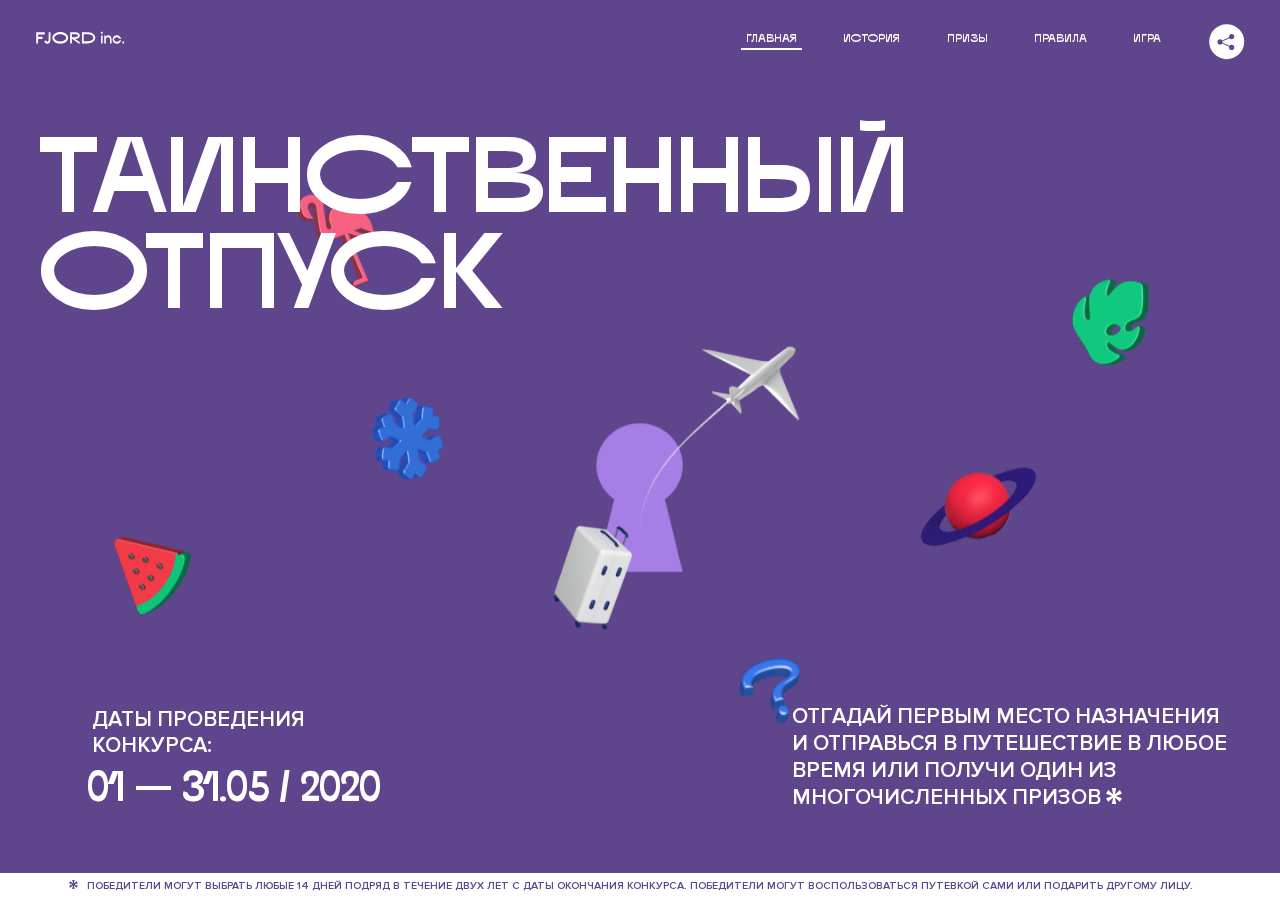
<file: 1/index.html>
<!DOCTYPE html>
<html lang="ru">
<head>
  <meta charset="UTF-8">
  <meta name="description" content="">
  <meta name="viewport" content="width=device-width, initial-scale=1.0">
  <meta http-equiv="X-UA-Compatible" content="ie=edge">
  <title>Mysterious Vacation</title>
<link href="css/style.min.css" rel="stylesheet">  <base href="https://htmlacademy-animation.github.io/2117233-magic-vacation-1/1/">
</head>
<body>

  <header class="page-header js-header">
    <div class="page-header__wrapper">
      <a href="#" class="page-header__logo" aria-label="Перейти на страницу FJORD.Inc">
        <svg width="100" height="15" viewBox="0 0 100 15" fill="none" xmlns="http://www.w3.org/2000/svg">
          <path d="M0.26 1.4V14H2.276V8.906H7.334V6.44H2.276V3.848H9.872V1.4H0.26ZM12.733 14.36C15.127 14.36 16.243 12.65 16.243 9.5V1.4H14.263V8.96C14.263 11.21 13.723 11.876 12.733 11.876C11.833 11.876 11.473 11.3 11.347 10.58L9.36702 10.94C9.63702 13.046 10.663 14.36 12.733 14.36ZM18.3918 7.7C18.3918 11.372 22.3878 14.36 27.3198 14.36C32.2518 14.36 36.2478 11.372 36.2478 7.7C36.2478 4.028 32.2518 1.04 27.3198 1.04C22.3878 1.04 18.3918 4.028 18.3918 7.7ZM20.6058 7.7C20.6058 5.378 23.6118 3.524 27.3198 3.524C30.9918 3.524 33.9798 5.378 33.9798 7.7C33.9798 10.004 30.9918 11.858 27.3198 11.858C23.6118 11.858 20.6058 10.004 20.6058 7.7ZM40.403 14V8.906H40.799L49.079 14.702V12.38L44.039 8.906H44.201C47.999 8.906 49.277 7.304 49.277 5.162C49.277 3.092 47.999 1.4 44.201 1.4H38.387V14H40.403ZM43.535 3.722C45.785 3.722 47.045 4.136 47.045 5.432C47.045 6.764 45.785 7.034 43.535 7.034H40.403V3.722H43.535ZM51.6936 1.382V14H57.8676C62.7456 14 66.7236 11.534 66.7236 7.7C66.7236 3.848 62.7456 1.382 57.8676 1.382H51.6936ZM53.7096 11.624V3.722H57.5436C61.5396 3.722 64.4916 5.018 64.4916 7.7C64.4916 10.238 61.5396 11.624 57.5436 11.624H53.7096ZM73.1832 14.018H74.9832V5H73.1832V14.018ZM72.9132 1.976C72.9132 2.57 73.3992 3.092 74.0832 3.092C74.7492 3.092 75.2352 2.57 75.2352 1.976C75.2352 1.382 74.7672 0.805999 74.0832 0.805999C73.3812 0.805999 72.9132 1.382 72.9132 1.976ZM76.7867 14H78.5687V9.104C78.7487 8.006 79.5947 6.962 81.0887 6.962C82.1147 6.962 83.2667 7.448 83.2667 9.554V14H85.0487V9.014C85.0487 6.152 83.2307 4.73 81.3587 4.73C79.9187 4.73 79.0727 5.558 78.5687 6.854V5H76.7867V14ZM90.9898 14.27C93.5098 14.27 95.3818 12.506 95.7238 10.328H94.0498C93.7258 11.3 92.6998 12.02 90.9898 12.02C88.8478 12.02 87.7678 10.922 87.7678 9.59C87.7678 8.24 88.8478 6.962 90.9898 6.962C92.7538 6.962 93.7978 7.844 94.0858 8.924H95.7418C95.4358 6.71 93.6178 4.73 90.9898 4.73C88.0918 4.73 86.1298 7.124 86.1298 9.59C86.1298 12.074 88.1278 14.27 90.9898 14.27ZM97.0693 12.938C97.0693 13.658 97.5553 14.144 98.2753 14.144C98.9953 14.144 99.4813 13.658 99.4813 12.938C99.4813 12.2 98.9953 11.714 98.2753 11.714C97.5553 11.714 97.0693 12.2 97.0693 12.938Z" fill="currentColor"></path>
        </svg>
      </a>
      <button class="page-header__toggler js-menu-toggler" type="button" aria-label="Управление мобильным меню"><span>Меню</span></button>
      <nav class="page-header__nav">
        <div class="page-header__menu js-menu" id="menu">
          <ul>
            <li>
              <a class="js-menu-link active" href="#top" data-href="top">главная</a>
            </li>
            <li>
              <a class="js-menu-link" href="#story" data-href="story">история</a>
            </li>
            <li>
              <a class="js-menu-link" href="#prizes" data-href="prizes">призы</a>
            </li>
            <li>
              <a class="js-menu-link" href="#rules" data-href="rules">правила</a>
            </li>
            <li>
              <a class="js-menu-link" href="#game" data-href="game">игра</a>
            </li>
          </ul>
        </div>
        <div class="page-header__social">
          <div class="social-block js-social-block">
            <button class="social-block__toggler" aria-label="Управлять блоком с социальными кнопками">
              <svg width="26" height="22" viewBox="0 0 27 22" fill="none" xmlns="http://www.w3.org/2000/svg">
                <path d="M19.6721 7.43664C21.6273 7.43664 23.213 5.85095 23.213 3.89566C23.213 1.94037 21.6273 0.354675 19.6721 0.354675C17.7168 0.354675 16.1311 1.94037 16.1311 3.89566C16.1311 4.19968 16.1728 4.49178 16.2458 4.77345L7.21751 8.95527C6.57519 8.05214 5.52303 7.46049 4.33078 7.46049C2.37549 7.46049 0.789795 9.04618 0.789795 11.0015C0.789795 12.9568 2.37549 14.5425 4.33078 14.5425C5.52303 14.5425 6.57668 13.9508 7.21751 13.0477L16.2458 17.2295C16.1743 17.5112 16.1311 17.8033 16.1311 18.1073C16.1311 20.0626 17.7168 21.6483 19.6721 21.6483C21.6273 21.6483 23.213 20.0626 23.213 18.1073C23.213 16.152 21.6273 14.5663 19.6721 14.5663C18.4798 14.5663 17.4262 15.158 16.7853 16.0611L7.75701 11.8793C7.82854 11.5976 7.87176 11.3055 7.87176 11.0015C7.87176 10.6974 7.83003 10.4053 7.75701 10.1237L16.7853 5.94186C17.4262 6.84499 18.4783 7.43664 19.6721 7.43664Z" fill="currentColor"></path>
              </svg>
            </button>
            <ul class="social-block__list">
              <li>
                <a class="social-block__link social-block__link--fb" href="#" aria-label="Мы на Facebook">
                  <svg width="8" height="17" viewBox="0 0 8 17" fill="none" xmlns="http://www.w3.org/2000/svg">
                    <path d="M4.24646 16.9899H1.09275L1.05793 8.49828H0V5.30707H1.05793V3.81124C1.05793 1.42084 2.57654 0 5.21735 0H7.41758V3.18585H5.30841C4.28262 3.18585 4.2478 3.48582 4.2478 4.24914V5.30707H7.42964L7.16716 8.49828H4.2478V16.9899H4.24646Z" fill="currentColor"></path>
                  </svg>
                </a>
              </li>
              <li>
                <a class="social-block__link social-block__link--insta" href="#" aria-label="Мы в Instagram">
                  <svg width="15" height="15" viewBox="0 0 15 15" fill="none" xmlns="http://www.w3.org/2000/svg">
                    <path d="M11.0197 0H4.19806C2.14246 0 0.471191 1.66993 0.471191 3.72285V10.5499C0.471191 12.6082 2.14112 14.2727 4.19806 14.2727H11.0197C13.0753 14.2727 14.7466 12.6082 14.7466 10.5499V3.72285C14.7466 1.67127 13.0753 0 11.0197 0ZM11.0197 12.4849H4.19806C3.13076 12.4849 2.26432 11.6158 2.26432 10.5512V3.72419C2.26432 2.65956 3.13076 1.79715 4.19806 1.79715H11.0197C12.087 1.79715 12.9535 2.6609 12.9535 3.72419V10.5512C12.9535 11.6145 12.087 12.4849 11.0197 12.4849Z" fill="currentColor"></path>
                    <path d="M7.60887 3.11084C5.38989 3.11084 3.58203 4.9187 3.58203 7.14036C3.58203 9.35532 5.38989 11.1645 7.60887 11.1645C9.83053 11.1645 11.6357 9.35666 11.6357 7.14036C11.6357 4.9187 9.83053 3.11084 7.60887 3.11084ZM7.60887 9.36871C6.37551 9.36871 5.37784 8.37372 5.37784 7.14036C5.37784 5.90699 6.37551 4.90665 7.60887 4.90665C8.83822 4.90665 9.84259 5.90833 9.84259 7.14036C9.84392 8.37238 8.83822 9.36871 7.60887 9.36871Z" fill="currentColor"></path>
                    <path d="M11.3573 2.35962C10.8256 2.35962 10.3931 2.79752 10.3931 3.32381C10.3931 3.85546 10.8256 4.29336 11.3573 4.29336C11.8862 4.29336 12.3215 3.85546 12.3215 3.32381C12.3215 2.79752 11.8862 2.35962 11.3573 2.35962Z" fill="currentColor"></path>
                  </svg>
                </a>
              </li>
              <li>
                <a class="social-block__link social-block__link--vk" href="#" aria-label="Мы ВКонтакте">
                  <svg width="17" height="10" viewBox="0 0 17 10" fill="none" xmlns="http://www.w3.org/2000/svg">
                    <path d="M14.1234 4.9002C14.1234 4.9002 16.3623 1.72708 16.5866 0.680242C16.6595 0.312285 16.4947 0.103188 16.1069 0.103188C16.1069 0.103188 14.8193 0.103188 14.168 0.103188C13.7235 0.103188 13.5587 0.293278 13.4235 0.579768C13.4235 0.579768 12.3724 2.82553 11.0969 4.24712C10.6861 4.70333 10.4781 4.84318 10.2511 4.84318C10.0646 4.84318 9.98625 4.6911 9.98625 4.27834V0.649016C9.98625 0.147997 9.92545 0.00135496 9.5066 0.00135496H6.39628C6.15578 0.00135496 6.0085 0.134417 6.0085 0.324506C6.0085 0.801084 6.73406 0.908351 6.73406 2.20231V4.87305C6.73406 5.40529 6.70569 5.61575 6.45303 5.61575C5.78016 5.61575 4.19528 3.30618 3.30623 0.678887C3.12923 0.145282 2.93737 0 2.43475 0H0.486409C0.205373 0 0 0.190085 0 0.476576C0 0.991172 0.60666 3.40801 2.99277 6.64358C4.59927 8.8201 6.70569 10 8.60269 10C9.76196 10 10.0416 9.80312 10.0416 9.31432V7.63883C10.0416 7.22607 10.2065 7.04956 10.4429 7.04956C10.7078 7.04956 11.1847 7.13238 12.2805 8.22268C13.5843 9.47862 13.6762 10 14.3896 10H16.5676C16.7919 10 17 9.89273 17 9.52342C17 9.02919 16.3623 8.15343 15.384 7.10659C14.9801 6.56755 14.3302 5.98914 14.1248 5.72301C13.8275 5.40801 13.9154 5.23014 14.1234 4.9002Z" fill="currentColor"></path>
                  </svg>
                </a>
              </li>
            </ul>
          </div>
        </div>
      </nav>
    </div>
  </header>

  <main class="page-content">

    <section class="animation-screen"></section>

    <section class="screen screen--hidden screen--intro" id="top">
      <div class="screen__wrapper">
        <div class="intro">
          <h1 class="intro__title">Таинственный отпуск</h1>
          <div class="intro__content">
            <div class="intro__info">
              <p class="intro__label">Даты проведения конкурса:</p>
              <p class="intro__date">01 — 31.05 / 2020</p>
            </div>
            <div class="intro__message">
              <p>
                Отгадай первым место назначения и&nbsp;отправься в&nbsp;путешествие в&nbsp;любое время или получи один из многочисленных призов
                <svg width="16" height="16" viewBox="0 0 10 10" fill="none" xmlns="http://www.w3.org/2000/svg">
                  <path d="M0 6.35337L3.90271 4.99012L0 3.64663L1.34615 1.32374L4.44287 4.01073L3.67364 0H6.34615L5.57692 4.01073L8.65385 1.32374L10 3.64663L6.13405 4.99012L10 6.35337L8.65385 8.65651L5.57692 5.98927L6.34615 10H3.67364L4.44287 5.96952L1.34615 8.65651L0 6.35337Z" fill="currentColor"></path>
                </svg>
              </p>
            </div>
          </div>
        </div>
      </div>
      <div class="screen__footer js-footer">
        <button class="screen__footer-enlarge js-footer-toggler" type="button" aria-label="Показать сообщение">
          <svg width="10" height="10" viewBox="0 0 10 10" fill="none" xmlns="http://www.w3.org/2000/svg">
            <path d="M0 6.35337L3.90271 4.99012L0 3.64663L1.34615 1.32374L4.44287 4.01073L3.67364 0H6.34615L5.57692 4.01073L8.65385 1.32374L10 3.64663L6.13405 4.99012L10 6.35337L8.65385 8.65651L5.57692 5.98927L6.34615 10H3.67364L4.44287 5.96952L1.34615 8.65651L0 6.35337Z" fill="currentColor"></path>
          </svg>
        </button>
        <button class="screen__footer-collapse js-footer-toggler" type="button" aria-label="Скрыть сообщение">
          <svg width="13" height="13" viewBox="0 0 13 13" fill="none" xmlns="http://www.w3.org/2000/svg">
            <line x1="12.3536" y1="0.353553" x2="0.738349" y2="11.9688" stroke="currentColor"></line>
            <line x1="0.738319" y1="0.539925" x2="12.3535" y2="12.1551" stroke="currentColor"></line>
          </svg>
        </button>
        <div class="screen__footer-wrapper">
          <div class="screen__footer-announce">
            <p class="screen__footer-label">Даты проведения конкурса:</p>
            <p class="screen__footer-date">01 — 31.05 / 2020</p>
          </div>
          <div class="screen__footer-note">
            <p>
              <svg width="10" height="10" viewBox="0 0 10 10" fill="none" xmlns="http://www.w3.org/2000/svg">
                <path d="M0 6.35337L3.90271 4.99012L0 3.64663L1.34615 1.32374L4.44287 4.01073L3.67364 0H6.34615L5.57692 4.01073L8.65385 1.32374L10 3.64663L6.13405 4.99012L10 6.35337L8.65385 8.65651L5.57692 5.98927L6.34615 10H3.67364L4.44287 5.96952L1.34615 8.65651L0 6.35337Z" fill="currentColor"></path>
              </svg>
              <span>Победители могут выбрать любые 14 дней подряд в&nbsp;течение двух лет с&nbsp;даты окончания конкурса. Победители могут воспользоваться путевкой сами или подарить другому лицу.</span>
            </p>
          </div>
        </div>
      </div>
    </section>

    <section class="screen screen--hidden screen--story" id="story">

      <div class="slider swiper-container js-slider">

        <div class="swiper-wrapper">

          <div class="slider__item swiper-slide">
            <h2 class="slider__item-title">История</h2>
            <p class="slider__item-text">Джеймс Таргет был основателем компании &laquo;Fjord Inc.&raquo;. С&nbsp;1965 года &laquo;Fjord Inc.&raquo; прославилась надёжными и&nbsp;удобными чемоданами и&nbsp;аксессуарами для туристов.</p>
          </div>

          <div class="slider__item swiper-slide">
            <p class="slider__item-text">Когда Джеймсу было 7&nbsp;лет, в&nbsp;их&nbsp;доме гостил дядюшка и&nbsp;развлекал детей рассказами о&nbsp;своей поездке в&nbsp;место, показавшееся малышу Таргету невероятным. Тогда Джеймс решил, что однажды посетит его, но&nbsp;не&nbsp;будет рассказывать о&nbsp;мечте, пока не&nbsp;осуществит.</p>
          </div>

          <div class="slider__item swiper-slide">
            <p class="slider__item-text">Джеймс Таргет стал увлеченным путешественником. Он&nbsp;посетил 5&nbsp;континентов, 126&nbsp;стран.</p>
          </div>

          <div class="slider__item swiper-slide">
            <p class="slider__item-text">Он&nbsp;сплавлялся по&nbsp;Амазонке и&nbsp;погружался в&nbsp;пещеры Франции, медитировал в&nbsp;горах Тибета и&nbsp;пожимал руку вождя племени Акугауа.</p>
          </div>

          <div class="slider__item swiper-slide">
            <p class="slider__item-text">Из&nbsp;своих поездок Джеймс Таргет привозил идеи, как сделать свои чемоданы &laquo;Fjord Inc.&raquo; удобными и&nbsp;приспособленными к&nbsp;разным дорожным условиям.</p>
          </div>

          <div class="slider__item swiper-slide">
            <p class="slider__item-text">Всё это время Джеймс не&nbsp;оставлял идею поездки своей мечты. Однако, как только он&nbsp;брался за&nbsp;планирование, возникали препятствия, не&nbsp;позволяющие отправиться туда.</p>
          </div>

          <div class="slider__item swiper-slide">
            <p class="slider__item-text">В&nbsp;возрасте 67&nbsp;лет Джеймс Таргет попал под лавину и&nbsp;погиб. В&nbsp;своём завещании он&nbsp;поручил отправить в&nbsp;заветное путешествие трёх смельчаков, единых с&nbsp;ним духом.</p>
          </div>

          <div class="slider__item swiper-slide">
            <p class="slider__item-text">Тех, кто сможет узнать таинственное место, задавая вопросы специально обученному ИИ&nbsp;&laquo;Соне&raquo;, ждет фантастическое путешествие.</p>
          </div>
        </div>
        <div class="slider__controls">
          <button class="slider__control slider__control--prev js-control-prev" type="button" aria-label="Показать предыдущую историю">
            <svg width="12" height="22" viewBox="0 0 12 22" fill="none" xmlns="http://www.w3.org/2000/svg">
              <path d="M11 1L1 11L11 21" stroke="currentColor" stroke-width="2" stroke-linejoin="round"></path>
            </svg>
          </button>
          <button class="slider__control slider__control--next js-control-next" type="button" aria-label="Показать следующую историю">
            <svg width="12" height="22" viewBox="0 0 12 22" fill="none" xmlns="http://www.w3.org/2000/svg">
              <path d="M1 1L11 11L1 21" stroke="currentColor" stroke-width="2" stroke-linejoin="round"></path>
            </svg>
          </button>
        </div>
        <div class="slider__pagination swiper-pagination"></div>
      </div>
    </section>

    <section class="screen screen--hidden screen--prizes" id="prizes">
      <div class="screen__wrapper">
        <div class="prizes">
          <h2 class="prizes__title">ПРизы</h2>
          <div class="prizes__lead">
            <p>Найди ответ и&nbsp;получи один из&nbsp;призов:</p>
          </div>
          <ul class="prizes__list">
            <li class="prizes__item prizes__item--journeys">
              <div class="prizes__icon">
                <picture>
                  <source srcset="img/prize1-mob.svg" media="(orientation: portrait)">
                  <img src="img/prize1.svg" alt="">
                </picture>
              </div>
              <p class="prizes__desc">
                <b>3</b>
                <span>загадочных путешествия</span>
              </p>
            </li>
            <li class="prizes__item prizes__item--cases">
              <div class="prizes__icon">
                <picture>
                  <source srcset="img/prize2-mob.svg" media="(orientation: portrait)">
                  <img src="img/prize2.svg" alt="">
                </picture>
              </div>
              <p class="prizes__desc">
                <b>7</b>
                <span>надежных чемоданов</span>
              </p>
            </li>
            <li class="prizes__item prizes__item--codes">
              <div class="prizes__icon">
                <picture>
                  <source srcset="img/prize3-mob.svg" media="(orientation: portrait)">
                  <img src="img/prize3.svg" alt="">
                </picture>
              </div>
              <p class="prizes__desc">
                <b>900</b>
                <span>
                  промокодов на&nbsp;скидку 15%
                  <svg width="10" height="10" viewBox="0 0 10 10" fill="none" xmlns="http://www.w3.org/2000/svg">
                    <path d="M0 6.35337L3.90271 4.99012L0 3.64663L1.34615 1.32374L4.44287 4.01073L3.67364 0H6.34615L5.57692 4.01073L8.65385 1.32374L10 3.64663L6.13405 4.99012L10 6.35337L8.65385 8.65651L5.57692 5.98927L6.34615 10H3.67364L4.44287 5.96952L1.34615 8.65651L0 6.35337Z" fill="currentColor"></path>
                  </svg>
                </span>
              </p>
            </li>
          </ul>
        </div>
      </div>
      <div class="screen__footer js-footer">
        <button class="screen__footer-enlarge js-footer-toggler" type="button" aria-label="Показать сообщение">
          <svg width="10" height="10" viewBox="0 0 10 10" fill="none" xmlns="http://www.w3.org/2000/svg">
            <path d="M0 6.35337L3.90271 4.99012L0 3.64663L1.34615 1.32374L4.44287 4.01073L3.67364 0H6.34615L5.57692 4.01073L8.65385 1.32374L10 3.64663L6.13405 4.99012L10 6.35337L8.65385 8.65651L5.57692 5.98927L6.34615 10H3.67364L4.44287 5.96952L1.34615 8.65651L0 6.35337Z" fill="currentColor"></path>
          </svg>
        </button>
        <button class="screen__footer-collapse js-footer-toggler" type="button" aria-label="Скрыть сообщение">
          <svg width="13" height="13" viewBox="0 0 13 13" fill="none" xmlns="http://www.w3.org/2000/svg">
            <line x1="12.3536" y1="0.353553" x2="0.738349" y2="11.9688" stroke="currentColor"></line>
            <line x1="0.738319" y1="0.539925" x2="12.3535" y2="12.1551" stroke="currentColor"></line>
          </svg>
        </button>
        <div class="screen__footer-wrapper">
          <div class="screen__footer-announce">
            <p class="screen__footer-label">Даты проведения конкурса:</p>
            <p class="screen__footer-date">01 — 31.05 / 2020</p>
          </div>
          <div class="screen__footer-note">
            <p>
              <svg width="10" height="10" viewBox="0 0 10 10" fill="none" xmlns="http://www.w3.org/2000/svg">
                <path d="M0 6.35337L3.90271 4.99012L0 3.64663L1.34615 1.32374L4.44287 4.01073L3.67364 0H6.34615L5.57692 4.01073L8.65385 1.32374L10 3.64663L6.13405 4.99012L10 6.35337L8.65385 8.65651L5.57692 5.98927L6.34615 10H3.67364L4.44287 5.96952L1.34615 8.65651L0 6.35337Z" fill="currentColor"></path>
              </svg>
              <span>Скидка&nbsp;15% на&nbsp;единоразовое приобретение путёвки с&nbsp;1&nbsp;июня 2020 по&nbsp;31&nbsp;мая 2022&nbsp;года. Суммируется с&nbsp;другими акциями</span>
            </p>
          </div>
        </div>
      </div>
    </section>

    <section class="screen screen--hidden screen--rules" id="rules">
      <div class="screen__wrapper">
        <div class="rules">
          <h2 class="rules__title">Правила</h2>
          <div class="rules__lead">
            <p>Для того чтобы получить наследство Джеймса Таргета, тебе нужно выведать у&nbsp;&laquo;Сони&raquo;, куда предстоит отправиться тебе в&nbsp;случае победы</p>
          </div>
          <ol class="rules__list">
            <li class="rules__item">
              <p>Тебе отводится <br>5&nbsp;минут</p>
            </li>
            <li class="rules__item">
              <p>Задавай любые вопросы в&nbsp;текстовом поле</p>
            </li>
            <li class="rules__item">
              <p>Нажимай кнопку &laquo;Узнать&raquo;, чтобы получить ответ</p>
            </li>
            <li class="rules__item">
              <p>&laquo;Соня&raquo; может отвечать только&nbsp;Да или Нет</p>
            </li>
          </ol>
          <a href="#game" class="rules__link btn">Погнали!</a>
        </div>
      </div>
      <div class="screen__disclaimer">
        <div class="disclaimer">
          <ul>
            <li>
              <a href="#">Правовая информация</a>
            </li>
            <li>
              <a href="#">Подробные правила</a>
            </li>
          </ul>
        </div>
      </div>
    </section>

    <section class="screen screen--hidden screen--game" id="game">
      <div class="screen__wrapper">
        <div class="game">
          <div class="game__header">
            <h2 class="game__title">Игра</h2>
            <div class="game__counter">
              <span>05</span>:<span>00</span>
            </div>
          </div>
          <div class="game__body">
            <div class="chat">
              <div class="chat__body js-chat">
                <ul class="chat__list" id="messages"></ul>
              </div>
              <div class="chat__footer">
                <form action="#" method="post" class="form" id="message-form">
                  <label for="message-field" class="visually-hidden">Поле для ввода вопроса</label>
                  <input type="text" class="form__field" id="message-field">
                  <button class="form__button btn">
                    Узнать
                    <svg width="18" height="19" viewBox="0 0 18 19" fill="none" xmlns="http://www.w3.org/2000/svg">
                      <path stroke="currentColor" stroke-width="2" d="M9 19V1"></path>
                      <path d="M1 9l8-8 8 8" stroke="currentColor" stroke-width="2" stroke-linejoin="round"></path>
                    </svg>
                  </button>
                </form>
              </div>
            </div>
          </div>
          <!-- временные кнопки для показа результата -->
          <div class="game__buttons">
            <button class="game__button btn js-show-result" type="button" data-target="result">Положительный результат</button>
            <button class="game__button btn js-show-result" type="button" data-target="result2">Положительный результат - 2</button>
            <button class="game__button btn js-show-result" type="button" data-target="result3">Отрицательный результат</button>
          </div>
        </div>
      </div>
    </section>

    <section class="screen screen--hidden screen--result" id="result">
      <div class="screen__wrapper">
        <div class="result result--trip">
          <div class="result__image">
            <picture>
              <source srcset="img/result1-mob.png 1x, img/result1-mob@2x.png 2x" media="(max-width: 768px) and (orientation: portrait)">
              <img src="img/result1.png" srcset="img/result1@2x.png 2x" alt="">
            </picture>
          </div>
          <h2 class="result__title">
            <span class="visually-hidden">ПОбеда!</span>
            <svg xmlns="http://www.w3.org/2000/svg" viewBox="0 0 568.85 109.24">
              <path d="M16,24.44V92H2.6V8H75V92H61.52V24.44H16Z" transform="translate(-2.1 -1.5)" fill="none" stroke="currentColor"></path>
              <path d="M148.76,5.6c32.88,0,59.52,19.92,59.52,44.4s-26.64,44.4-59.52,44.4S89.24,74.48,89.24,50,115.88,5.6,148.76,5.6Zm0,72.12c24.48,0,44.4-12.36,44.4-27.72s-19.92-27.84-44.4-27.84C124,22.16,104,34.52,104,50S124,77.72,148.76,77.72Z" transform="translate(-2.1 -1.5)" fill="none" stroke="currentColor"></path>
              <path d="M287.36,8V24.44H236v14.4h25.32c25.44,0,34,11.16,34,26.52,0,15.6-8.52,26.64-34,26.64H222.56V8h64.8ZM256.88,76.52c15.12,0,23.52-2,23.52-11.52S272,54.44,256.88,54.44H236V76.52h20.88Z" transform="translate(-2.1 -1.5)" fill="none" stroke="currentColor"></path>
              <path d="M371.47,8V24.44H320.84V41.6h33.6V58h-33.6V75.56h50.64V92H307.4V8h64.08Z" transform="translate(-2.1 -1.5)" fill="none" stroke="currentColor"></path>
              <path d="M382.39,110.24V75.56h7.44c4.56-4.68,7.8-18.36,8.76-56L399,8h48.6V75.56h10v34.68H442.87V92H397v18.24H382.39Zm51.72-34.68V24.44H411.55v3.12c-0.48,22.44-3.24,37.68-7.2,48h29.76Z" transform="translate(-2.1 -1.5)" fill="none" stroke="currentColor"></path>
              <path d="M463.75,92l28-84h27.12l28.08,84H533.47l-7.8-23.52h-37.8L480.07,92H463.75Zm56.64-40L507,11.84,493.51,52h26.88Z" transform="translate(-2.1 -1.5)" fill="none" stroke="currentColor"></path>
              <path d="M554.12,70.4L555.55,2H569l1.44,68.4H554.12Zm8.28,6.36c4.8,0,8,3.24,8,8.16a8,8,0,1,1-16.08,0C554.35,80,557.59,76.76,562.39,76.76Z" transform="translate(-2.1 -1.5)" fill="none" stroke="currentColor"></path>
            </svg>
          </h2>
          <div class="result__text">
            <p>ты&nbsp;отправляешься в&nbsp;Арктику!</p>
          </div>
          <div class="result__form">
            <form action="#" method="post" class="form form--result">
              <label for="email-field" class="form__label">зарегистрируй результат</label>
              <input type="email" class="form__field" id="email-field" placeholder="e-mail для регистации результата и получения приза" required="">
              <button class="form__button btn">
                отправить
                <svg width="18" height="19" viewBox="0 0 18 19" fill="none" xmlns="http://www.w3.org/2000/svg">
                  <path stroke="currentColor" stroke-width="2" d="M9 19V1"></path>
                  <path d="M1 9l8-8 8 8" stroke="currentColor" stroke-width="2" stroke-linejoin="round"></path>
                </svg>
              </button>
            </form>
          </div>
        </div>
      </div>
    </section>

    <section class="screen screen--hidden screen--result" id="result2">
      <div class="screen__wrapper">
        <div class="result result--prize">
          <div class="result__image">
            <picture>
              <source srcset="img/result2-mob.png 1x, img/result2-mob@2x.png 2x" media="(max-width: 768px) and (orientation: portrait)">
              <img src="img/result2.png" srcset="img/result2@2x.png 2x" alt="">
            </picture>
          </div>
          <h2 class="result__title">
            <span class="visually-hidden">ПОбеда!</span>
            <svg xmlns="http://www.w3.org/2000/svg" viewBox="0 0 568.85 109.24">
              <path d="M16,24.44V92H2.6V8H75V92H61.52V24.44H16Z" transform="translate(-2.1 -1.5)" fill="none" stroke="currentColor"></path>
              <path d="M148.76,5.6c32.88,0,59.52,19.92,59.52,44.4s-26.64,44.4-59.52,44.4S89.24,74.48,89.24,50,115.88,5.6,148.76,5.6Zm0,72.12c24.48,0,44.4-12.36,44.4-27.72s-19.92-27.84-44.4-27.84C124,22.16,104,34.52,104,50S124,77.72,148.76,77.72Z" transform="translate(-2.1 -1.5)" fill="none" stroke="currentColor"></path>
              <path d="M287.36,8V24.44H236v14.4h25.32c25.44,0,34,11.16,34,26.52,0,15.6-8.52,26.64-34,26.64H222.56V8h64.8ZM256.88,76.52c15.12,0,23.52-2,23.52-11.52S272,54.44,256.88,54.44H236V76.52h20.88Z" transform="translate(-2.1 -1.5)" fill="none" stroke="currentColor"></path>
              <path d="M371.47,8V24.44H320.84V41.6h33.6V58h-33.6V75.56h50.64V92H307.4V8h64.08Z" transform="translate(-2.1 -1.5)" fill="none" stroke="currentColor"></path>
              <path d="M382.39,110.24V75.56h7.44c4.56-4.68,7.8-18.36,8.76-56L399,8h48.6V75.56h10v34.68H442.87V92H397v18.24H382.39Zm51.72-34.68V24.44H411.55v3.12c-0.48,22.44-3.24,37.68-7.2,48h29.76Z" transform="translate(-2.1 -1.5)" fill="none" stroke="currentColor"></path>
              <path d="M463.75,92l28-84h27.12l28.08,84H533.47l-7.8-23.52h-37.8L480.07,92H463.75Zm56.64-40L507,11.84,493.51,52h26.88Z" transform="translate(-2.1 -1.5)" fill="none" stroke="currentColor"></path>
              <path d="M554.12,70.4L555.55,2H569l1.44,68.4H554.12Zm8.28,6.36c4.8,0,8,3.24,8,8.16a8,8,0,1,1-16.08,0C554.35,80,557.59,76.76,562.39,76.76Z" transform="translate(-2.1 -1.5)" fill="none" stroke="currentColor"></path>
            </svg>
          </h2>
          <div class="result__text">
            <p>чемодан &laquo;Fjord&nbsp;Inc.&raquo;&nbsp;твой</p>
          </div>
          <div class="result__form">
            <form action="#" method="post" class="form form--result">
              <label for="email-field2" class="form__label">зарегистрируй результат</label>
              <input type="email" class="form__field" id="email-field2" placeholder="e-mail для регистации результата и получения приза" required="">
              <button class="form__button btn">
                отправить
                <svg width="18" height="19" viewBox="0 0 18 19" fill="none" xmlns="http://www.w3.org/2000/svg">
                  <path stroke="currentColor" stroke-width="2" d="M9 19V1"></path>
                  <path d="M1 9l8-8 8 8" stroke="currentColor" stroke-width="2" stroke-linejoin="round"></path>
                </svg>
              </button>
            </form>
          </div>
        </div>
      </div>
    </section>

    <section class="screen screen--hidden screen--result" id="result3">
      <div class="screen__wrapper">
        <div class="result result--negative">
          <div class="result__image">
            <picture>
              <source srcset="img/result3-mob.png 1x, img/result3-mob@2x.png 2x" media="(max-width: 768px) and (orientation: portrait)">
              <img src="img/result3.png" srcset="img/result3@2x.png 2x" alt="">
            </picture>
          </div>
          <h2 class="result__title">
            <span class="visually-hidden">Не угадал!</span>
            <svg xmlns="http://www.w3.org/2000/svg" viewBox="0 0 660.77 109.24">
              <path d="M2.66,92V8H16.1V42.2H53.3V8H66.74V92H53.3V58.64H16.1V92H2.66Z" transform="translate(-2.16 -1.5)" fill="none" stroke="currentColor"></path>
              <path d="M147.62,8V24.44H97V41.6h33.6V58H97V75.56h50.64V92H83.54V8h64.08Z" transform="translate(-2.16 -1.5)" fill="none" stroke="currentColor"></path>
              <path d="M199.22,8l20.52,42.36L235.34,8h16.44l-31,84H204.38l9.48-25.92L185.78,8h13.44Z" transform="translate(-2.16 -1.5)" fill="none" stroke="currentColor"></path>
              <path d="M273.74,24.44V92H260.3V8h50.16V24.44H273.74Z" transform="translate(-2.16 -1.5)" fill="none" stroke="currentColor"></path>
              <path d="M307.1,92l28-84h27.12l28.08,84H376.82L369,68.48h-37.8L323.42,92H307.1Zm56.64-40L350.3,11.84,336.86,52h26.88Z" transform="translate(-2.16 -1.5)" fill="none" stroke="currentColor"></path>
              <path d="M396.38,110.24V75.56h7.44c4.56-4.68,7.8-18.36,8.76-56L412.94,8h48.6V75.56h10v34.68H456.86V92H411v18.24H396.38ZM448.1,75.56V24.44H425.54v3.12c-0.48,22.44-3.24,37.68-7.2,48H448.1Z" transform="translate(-2.16 -1.5)" fill="none" stroke="currentColor"></path>
              <path d="M477.74,92l28-84h27.12L560.9,92H547.46l-7.8-23.52h-37.8L494.06,92H477.74Zm56.64-40-13.44-40.2L507.5,52h26.88Z" transform="translate(-2.16 -1.5)" fill="none" stroke="currentColor"></path>
              <path d="M568.7,76.88a13.77,13.77,0,0,0,5,1c6.6,0,10.44-6.24,12-58.32L586.22,8h46.2V92H619V24.44H598.82l-0.12,3.12C597.14,81,589,94.4,573.74,94.4a28.55,28.55,0,0,1-6.72-.84Z" transform="translate(-2.16 -1.5)" fill="none" stroke="currentColor"></path>
              <path d="M646.1,70.4L647.54,2H661l1.44,68.4H646.1Zm8.28,6.36c4.8,0,8,3.24,8,8.16a8,8,0,0,1-16.08,0C646.34,80,649.58,76.76,654.38,76.76Z" transform="translate(-2.16 -1.5)" fill="none" stroke="currentColor"></path>
            </svg>
          </h2>
          <button class="result__button js-play" type="button">
            не сдавайся!
            <span>
              <svg width="27" height="22" viewBox="0 0 27 22" fill="none" xmlns="http://www.w3.org/2000/svg">
                <path d="M10.6899 1.47998C5.42992 1.47998 1.16992 5.73998 1.16992 11C1.16992 16.26 5.42992 20.52 10.6899 20.52C15.9499 20.52 20.2099 16.26 20.2099 11V7.13998" stroke="currentColor" stroke-width="2" stroke-miterlimit="10"></path>
                <path d="M15.1099 12.5099L20.1499 7.13989L25.3099 12.6299" stroke="currentColor" stroke-width="2" stroke-miterlimit="10" stroke-linejoin="round"></path>
              </svg>
            </span>
          </button>
        </div>
      </div>
    </section>

  </main>

<script src="js/script.js"></script></body>
</html>
</file>
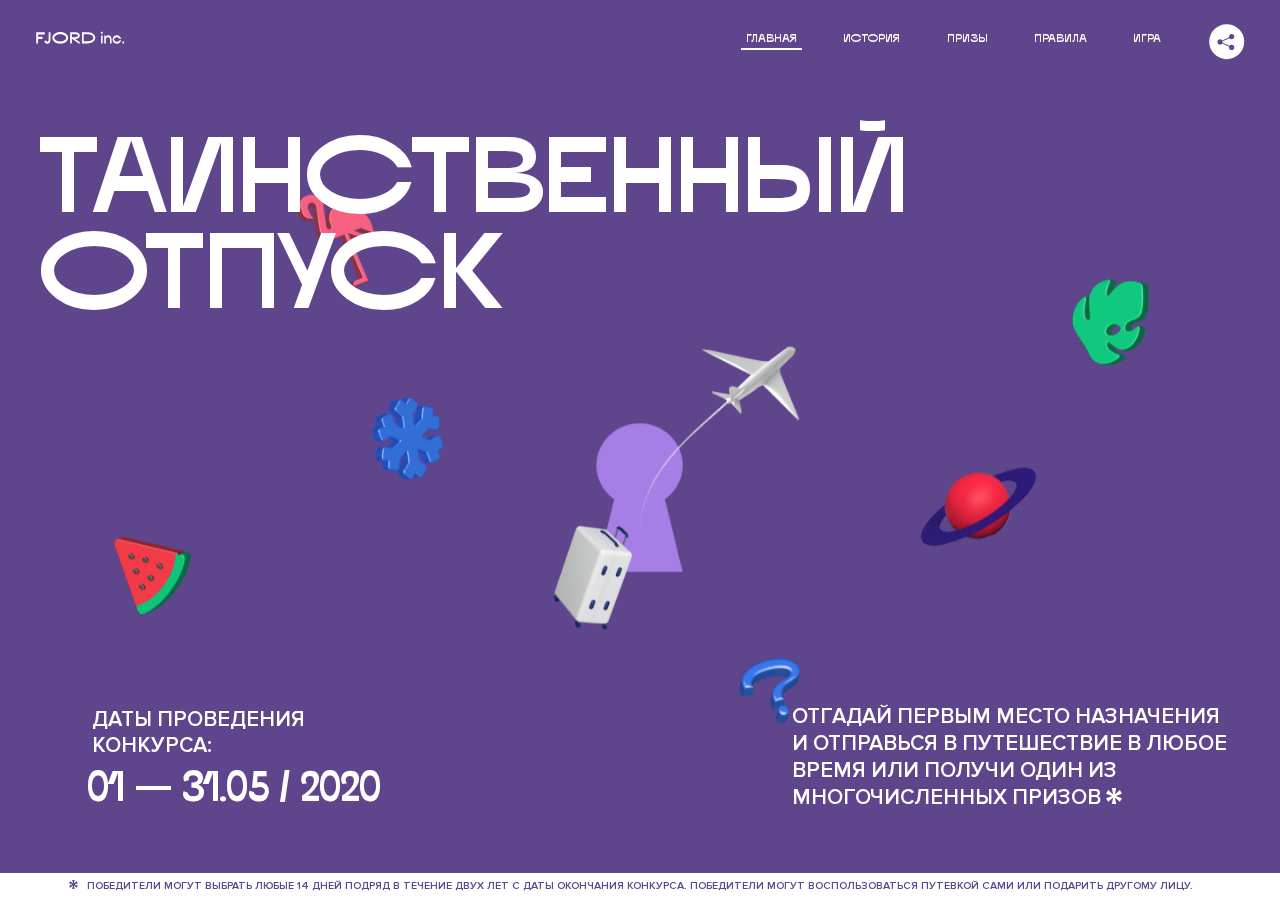
<file: 4/index.html>
<!DOCTYPE html>
<html lang="ru">
<head>
  <meta charset="UTF-8">
  <meta name="description" content="">
  <meta name="viewport" content="width=device-width, initial-scale=1.0">
  <meta http-equiv="X-UA-Compatible" content="ie=edge">
  <title>Mysterious Vacation</title>
<link href="css/style.min.css" rel="stylesheet">  <base href="https://htmlacademy-animation.github.io/2117233-magic-vacation-1/4/">
</head>
<body>

  <header class="page-header js-header">
    <div class="page-header__wrapper">
      <a href="#" class="page-header__logo" aria-label="Перейти на страницу FJORD.Inc">
        <svg width="100" height="15" viewBox="0 0 100 15" fill="none" xmlns="http://www.w3.org/2000/svg">
          <path d="M0.26 1.4V14H2.276V8.906H7.334V6.44H2.276V3.848H9.872V1.4H0.26ZM12.733 14.36C15.127 14.36 16.243 12.65 16.243 9.5V1.4H14.263V8.96C14.263 11.21 13.723 11.876 12.733 11.876C11.833 11.876 11.473 11.3 11.347 10.58L9.36702 10.94C9.63702 13.046 10.663 14.36 12.733 14.36ZM18.3918 7.7C18.3918 11.372 22.3878 14.36 27.3198 14.36C32.2518 14.36 36.2478 11.372 36.2478 7.7C36.2478 4.028 32.2518 1.04 27.3198 1.04C22.3878 1.04 18.3918 4.028 18.3918 7.7ZM20.6058 7.7C20.6058 5.378 23.6118 3.524 27.3198 3.524C30.9918 3.524 33.9798 5.378 33.9798 7.7C33.9798 10.004 30.9918 11.858 27.3198 11.858C23.6118 11.858 20.6058 10.004 20.6058 7.7ZM40.403 14V8.906H40.799L49.079 14.702V12.38L44.039 8.906H44.201C47.999 8.906 49.277 7.304 49.277 5.162C49.277 3.092 47.999 1.4 44.201 1.4H38.387V14H40.403ZM43.535 3.722C45.785 3.722 47.045 4.136 47.045 5.432C47.045 6.764 45.785 7.034 43.535 7.034H40.403V3.722H43.535ZM51.6936 1.382V14H57.8676C62.7456 14 66.7236 11.534 66.7236 7.7C66.7236 3.848 62.7456 1.382 57.8676 1.382H51.6936ZM53.7096 11.624V3.722H57.5436C61.5396 3.722 64.4916 5.018 64.4916 7.7C64.4916 10.238 61.5396 11.624 57.5436 11.624H53.7096ZM73.1832 14.018H74.9832V5H73.1832V14.018ZM72.9132 1.976C72.9132 2.57 73.3992 3.092 74.0832 3.092C74.7492 3.092 75.2352 2.57 75.2352 1.976C75.2352 1.382 74.7672 0.805999 74.0832 0.805999C73.3812 0.805999 72.9132 1.382 72.9132 1.976ZM76.7867 14H78.5687V9.104C78.7487 8.006 79.5947 6.962 81.0887 6.962C82.1147 6.962 83.2667 7.448 83.2667 9.554V14H85.0487V9.014C85.0487 6.152 83.2307 4.73 81.3587 4.73C79.9187 4.73 79.0727 5.558 78.5687 6.854V5H76.7867V14ZM90.9898 14.27C93.5098 14.27 95.3818 12.506 95.7238 10.328H94.0498C93.7258 11.3 92.6998 12.02 90.9898 12.02C88.8478 12.02 87.7678 10.922 87.7678 9.59C87.7678 8.24 88.8478 6.962 90.9898 6.962C92.7538 6.962 93.7978 7.844 94.0858 8.924H95.7418C95.4358 6.71 93.6178 4.73 90.9898 4.73C88.0918 4.73 86.1298 7.124 86.1298 9.59C86.1298 12.074 88.1278 14.27 90.9898 14.27ZM97.0693 12.938C97.0693 13.658 97.5553 14.144 98.2753 14.144C98.9953 14.144 99.4813 13.658 99.4813 12.938C99.4813 12.2 98.9953 11.714 98.2753 11.714C97.5553 11.714 97.0693 12.2 97.0693 12.938Z" fill="currentColor"></path>
        </svg>
      </a>
      <button class="page-header__toggler js-menu-toggler" type="button" aria-label="Управление мобильным меню"><span>Меню</span></button>
      <nav class="page-header__nav">
        <div class="page-header__menu js-menu" id="menu">
          <ul>
            <li>
              <a class="js-menu-link active" href="#top" data-href="top">главная</a>
            </li>
            <li>
              <a class="js-menu-link" href="#story" data-href="story">история</a>
            </li>
            <li>
              <a class="js-menu-link" href="#prizes" data-href="prizes">призы</a>
            </li>
            <li>
              <a class="js-menu-link" href="#rules" data-href="rules">правила</a>
            </li>
            <li>
              <a class="js-menu-link" href="#game" data-href="game">игра</a>
            </li>
          </ul>
        </div>
        <div class="page-header__social">
          <div class="social-block js-social-block">
            <button class="social-block__toggler" aria-label="Управлять блоком с социальными кнопками">
              <svg width="26" height="22" viewBox="0 0 27 22" fill="none" xmlns="http://www.w3.org/2000/svg">
                <path d="M19.6721 7.43664C21.6273 7.43664 23.213 5.85095 23.213 3.89566C23.213 1.94037 21.6273 0.354675 19.6721 0.354675C17.7168 0.354675 16.1311 1.94037 16.1311 3.89566C16.1311 4.19968 16.1728 4.49178 16.2458 4.77345L7.21751 8.95527C6.57519 8.05214 5.52303 7.46049 4.33078 7.46049C2.37549 7.46049 0.789795 9.04618 0.789795 11.0015C0.789795 12.9568 2.37549 14.5425 4.33078 14.5425C5.52303 14.5425 6.57668 13.9508 7.21751 13.0477L16.2458 17.2295C16.1743 17.5112 16.1311 17.8033 16.1311 18.1073C16.1311 20.0626 17.7168 21.6483 19.6721 21.6483C21.6273 21.6483 23.213 20.0626 23.213 18.1073C23.213 16.152 21.6273 14.5663 19.6721 14.5663C18.4798 14.5663 17.4262 15.158 16.7853 16.0611L7.75701 11.8793C7.82854 11.5976 7.87176 11.3055 7.87176 11.0015C7.87176 10.6974 7.83003 10.4053 7.75701 10.1237L16.7853 5.94186C17.4262 6.84499 18.4783 7.43664 19.6721 7.43664Z" fill="currentColor"></path>
              </svg>
            </button>
            <ul class="social-block__list">
              <li>
                <a class="social-block__link social-block__link--fb" href="#" aria-label="Мы на Facebook">
                  <svg width="8" height="17" viewBox="0 0 8 17" fill="none" xmlns="http://www.w3.org/2000/svg">
                    <path d="M4.24646 16.9899H1.09275L1.05793 8.49828H0V5.30707H1.05793V3.81124C1.05793 1.42084 2.57654 0 5.21735 0H7.41758V3.18585H5.30841C4.28262 3.18585 4.2478 3.48582 4.2478 4.24914V5.30707H7.42964L7.16716 8.49828H4.2478V16.9899H4.24646Z" fill="currentColor"></path>
                  </svg>
                </a>
              </li>
              <li>
                <a class="social-block__link social-block__link--insta" href="#" aria-label="Мы в Instagram">
                  <svg width="15" height="15" viewBox="0 0 15 15" fill="none" xmlns="http://www.w3.org/2000/svg">
                    <path d="M11.0197 0H4.19806C2.14246 0 0.471191 1.66993 0.471191 3.72285V10.5499C0.471191 12.6082 2.14112 14.2727 4.19806 14.2727H11.0197C13.0753 14.2727 14.7466 12.6082 14.7466 10.5499V3.72285C14.7466 1.67127 13.0753 0 11.0197 0ZM11.0197 12.4849H4.19806C3.13076 12.4849 2.26432 11.6158 2.26432 10.5512V3.72419C2.26432 2.65956 3.13076 1.79715 4.19806 1.79715H11.0197C12.087 1.79715 12.9535 2.6609 12.9535 3.72419V10.5512C12.9535 11.6145 12.087 12.4849 11.0197 12.4849Z" fill="currentColor"></path>
                    <path d="M7.60887 3.11084C5.38989 3.11084 3.58203 4.9187 3.58203 7.14036C3.58203 9.35532 5.38989 11.1645 7.60887 11.1645C9.83053 11.1645 11.6357 9.35666 11.6357 7.14036C11.6357 4.9187 9.83053 3.11084 7.60887 3.11084ZM7.60887 9.36871C6.37551 9.36871 5.37784 8.37372 5.37784 7.14036C5.37784 5.90699 6.37551 4.90665 7.60887 4.90665C8.83822 4.90665 9.84259 5.90833 9.84259 7.14036C9.84392 8.37238 8.83822 9.36871 7.60887 9.36871Z" fill="currentColor"></path>
                    <path d="M11.3573 2.35962C10.8256 2.35962 10.3931 2.79752 10.3931 3.32381C10.3931 3.85546 10.8256 4.29336 11.3573 4.29336C11.8862 4.29336 12.3215 3.85546 12.3215 3.32381C12.3215 2.79752 11.8862 2.35962 11.3573 2.35962Z" fill="currentColor"></path>
                  </svg>
                </a>
              </li>
              <li>
                <a class="social-block__link social-block__link--vk" href="#" aria-label="Мы ВКонтакте">
                  <svg width="17" height="10" viewBox="0 0 17 10" fill="none" xmlns="http://www.w3.org/2000/svg">
                    <path d="M14.1234 4.9002C14.1234 4.9002 16.3623 1.72708 16.5866 0.680242C16.6595 0.312285 16.4947 0.103188 16.1069 0.103188C16.1069 0.103188 14.8193 0.103188 14.168 0.103188C13.7235 0.103188 13.5587 0.293278 13.4235 0.579768C13.4235 0.579768 12.3724 2.82553 11.0969 4.24712C10.6861 4.70333 10.4781 4.84318 10.2511 4.84318C10.0646 4.84318 9.98625 4.6911 9.98625 4.27834V0.649016C9.98625 0.147997 9.92545 0.00135496 9.5066 0.00135496H6.39628C6.15578 0.00135496 6.0085 0.134417 6.0085 0.324506C6.0085 0.801084 6.73406 0.908351 6.73406 2.20231V4.87305C6.73406 5.40529 6.70569 5.61575 6.45303 5.61575C5.78016 5.61575 4.19528 3.30618 3.30623 0.678887C3.12923 0.145282 2.93737 0 2.43475 0H0.486409C0.205373 0 0 0.190085 0 0.476576C0 0.991172 0.60666 3.40801 2.99277 6.64358C4.59927 8.8201 6.70569 10 8.60269 10C9.76196 10 10.0416 9.80312 10.0416 9.31432V7.63883C10.0416 7.22607 10.2065 7.04956 10.4429 7.04956C10.7078 7.04956 11.1847 7.13238 12.2805 8.22268C13.5843 9.47862 13.6762 10 14.3896 10H16.5676C16.7919 10 17 9.89273 17 9.52342C17 9.02919 16.3623 8.15343 15.384 7.10659C14.9801 6.56755 14.3302 5.98914 14.1248 5.72301C13.8275 5.40801 13.9154 5.23014 14.1234 4.9002Z" fill="currentColor"></path>
                  </svg>
                </a>
              </li>
            </ul>
          </div>
        </div>
      </nav>
    </div>
  </header>

  <main class="page-content">

    <section class="animation-screen"></section>

    <section class="screen screen--hidden screen--intro" id="top">
      <div class="screen__wrapper">
        <div class="intro">
          <h1 class="intro__title">Таинственный отпуск</h1>
          <div class="intro__content">
            <div class="intro__info">
              <p class="intro__label">Даты проведения конкурса:</p>
              <p class="intro__date">01 — 31.05 / 2020</p>
            </div>
            <div class="intro__message">
              <p>
                Отгадай первым место назначения и&nbsp;отправься в&nbsp;путешествие в&nbsp;любое время или получи один из многочисленных призов
                <svg width="16" height="16" viewBox="0 0 10 10" fill="none" xmlns="http://www.w3.org/2000/svg">
                  <path d="M0 6.35337L3.90271 4.99012L0 3.64663L1.34615 1.32374L4.44287 4.01073L3.67364 0H6.34615L5.57692 4.01073L8.65385 1.32374L10 3.64663L6.13405 4.99012L10 6.35337L8.65385 8.65651L5.57692 5.98927L6.34615 10H3.67364L4.44287 5.96952L1.34615 8.65651L0 6.35337Z" fill="currentColor"></path>
                </svg>
              </p>
            </div>
          </div>
        </div>
      </div>
      <div class="screen__footer js-footer">
        <button class="screen__footer-enlarge js-footer-toggler" type="button" aria-label="Показать сообщение">
          <svg width="10" height="10" viewBox="0 0 10 10" fill="none" xmlns="http://www.w3.org/2000/svg">
            <path d="M0 6.35337L3.90271 4.99012L0 3.64663L1.34615 1.32374L4.44287 4.01073L3.67364 0H6.34615L5.57692 4.01073L8.65385 1.32374L10 3.64663L6.13405 4.99012L10 6.35337L8.65385 8.65651L5.57692 5.98927L6.34615 10H3.67364L4.44287 5.96952L1.34615 8.65651L0 6.35337Z" fill="currentColor"></path>
          </svg>
        </button>
        <button class="screen__footer-collapse js-footer-toggler" type="button" aria-label="Скрыть сообщение">
          <svg width="13" height="13" viewBox="0 0 13 13" fill="none" xmlns="http://www.w3.org/2000/svg">
            <line x1="12.3536" y1="0.353553" x2="0.738349" y2="11.9688" stroke="currentColor"></line>
            <line x1="0.738319" y1="0.539925" x2="12.3535" y2="12.1551" stroke="currentColor"></line>
          </svg>
        </button>
        <div class="screen__footer-wrapper">
          <div class="screen__footer-announce">
            <p class="screen__footer-label">Даты проведения конкурса:</p>
            <p class="screen__footer-date">01 — 31.05 / 2020</p>
          </div>
          <div class="screen__footer-note">
            <p>
              <svg width="10" height="10" viewBox="0 0 10 10" fill="none" xmlns="http://www.w3.org/2000/svg">
                <path d="M0 6.35337L3.90271 4.99012L0 3.64663L1.34615 1.32374L4.44287 4.01073L3.67364 0H6.34615L5.57692 4.01073L8.65385 1.32374L10 3.64663L6.13405 4.99012L10 6.35337L8.65385 8.65651L5.57692 5.98927L6.34615 10H3.67364L4.44287 5.96952L1.34615 8.65651L0 6.35337Z" fill="currentColor"></path>
              </svg>
              <span>Победители могут выбрать любые 14 дней подряд в&nbsp;течение двух лет с&nbsp;даты окончания конкурса. Победители могут воспользоваться путевкой сами или подарить другому лицу.</span>
            </p>
          </div>
        </div>
      </div>
    </section>

    <section class="screen screen--hidden screen--story" id="story">

      <div class="slider swiper-container js-slider">

        <div class="swiper-wrapper">

          <div class="slider__item swiper-slide">
            <h2 class="slider__item-title">История</h2>
            <p class="slider__item-text">Джеймс Таргет был основателем компании &laquo;Fjord Inc.&raquo;. С&nbsp;1965 года &laquo;Fjord Inc.&raquo; прославилась надёжными и&nbsp;удобными чемоданами и&nbsp;аксессуарами для туристов.</p>
          </div>

          <div class="slider__item swiper-slide">
            <p class="slider__item-text">Когда Джеймсу было 7&nbsp;лет, в&nbsp;их&nbsp;доме гостил дядюшка и&nbsp;развлекал детей рассказами о&nbsp;своей поездке в&nbsp;место, показавшееся малышу Таргету невероятным. Тогда Джеймс решил, что однажды посетит его, но&nbsp;не&nbsp;будет рассказывать о&nbsp;мечте, пока не&nbsp;осуществит.</p>
          </div>

          <div class="slider__item swiper-slide">
            <p class="slider__item-text">Джеймс Таргет стал увлеченным путешественником. Он&nbsp;посетил 5&nbsp;континентов, 126&nbsp;стран.</p>
          </div>

          <div class="slider__item swiper-slide">
            <p class="slider__item-text">Он&nbsp;сплавлялся по&nbsp;Амазонке и&nbsp;погружался в&nbsp;пещеры Франции, медитировал в&nbsp;горах Тибета и&nbsp;пожимал руку вождя племени Акугауа.</p>
          </div>

          <div class="slider__item swiper-slide">
            <p class="slider__item-text">Из&nbsp;своих поездок Джеймс Таргет привозил идеи, как сделать свои чемоданы &laquo;Fjord Inc.&raquo; удобными и&nbsp;приспособленными к&nbsp;разным дорожным условиям.</p>
          </div>

          <div class="slider__item swiper-slide">
            <p class="slider__item-text">Всё это время Джеймс не&nbsp;оставлял идею поездки своей мечты. Однако, как только он&nbsp;брался за&nbsp;планирование, возникали препятствия, не&nbsp;позволяющие отправиться туда.</p>
          </div>

          <div class="slider__item swiper-slide">
            <p class="slider__item-text">В&nbsp;возрасте 67&nbsp;лет Джеймс Таргет попал под лавину и&nbsp;погиб. В&nbsp;своём завещании он&nbsp;поручил отправить в&nbsp;заветное путешествие трёх смельчаков, единых с&nbsp;ним духом.</p>
          </div>

          <div class="slider__item swiper-slide">
            <p class="slider__item-text">Тех, кто сможет узнать таинственное место, задавая вопросы специально обученному ИИ&nbsp;&laquo;Соне&raquo;, ждет фантастическое путешествие.</p>
          </div>
        </div>
        <div class="slider__controls">
          <button class="slider__control slider__control--prev js-control-prev" type="button" aria-label="Показать предыдущую историю">
            <svg width="12" height="22" viewBox="0 0 12 22" fill="none" xmlns="http://www.w3.org/2000/svg">
              <path d="M11 1L1 11L11 21" stroke="currentColor" stroke-width="2" stroke-linejoin="round"></path>
            </svg>
          </button>
          <button class="slider__control slider__control--next js-control-next" type="button" aria-label="Показать следующую историю">
            <svg width="12" height="22" viewBox="0 0 12 22" fill="none" xmlns="http://www.w3.org/2000/svg">
              <path d="M1 1L11 11L1 21" stroke="currentColor" stroke-width="2" stroke-linejoin="round"></path>
            </svg>
          </button>
        </div>
        <div class="slider__pagination swiper-pagination"></div>
      </div>
    </section>

    <section class="screen screen--hidden screen--prizes" id="prizes">
      <div class="screen__wrapper">
        <div class="prizes">
          <h2 class="prizes__title">ПРизы</h2>
          <div class="prizes__lead">
            <p>Найди ответ и&nbsp;получи один из&nbsp;призов:</p>
          </div>
          <ul class="prizes__list">
            <li class="prizes__item prizes__item--journeys">
              <div class="prizes__icon">
                <picture>
                  <source srcset="img/prize1-mob.svg" media="(orientation: portrait)">
                  <img src="img/prize1.svg" alt="">
                </picture>
              </div>
              <p class="prizes__desc">
                <b>3</b>
                <span>загадочных путешествия</span>
              </p>
            </li>
            <li class="prizes__item prizes__item--cases">
              <div class="prizes__icon">
                <picture>
                  <source srcset="img/prize2-mob.svg" media="(orientation: portrait)">
                  <img src="img/prize2.svg" alt="">
                </picture>
              </div>
              <p class="prizes__desc">
                <b>7</b>
                <span>надежных чемоданов</span>
              </p>
            </li>
            <li class="prizes__item prizes__item--codes">
              <div class="prizes__icon">
                <picture>
                  <source srcset="img/prize3-mob.svg" media="(orientation: portrait)">
                  <img src="img/prize3.svg" alt="">
                </picture>
              </div>
              <p class="prizes__desc">
                <b>900</b>
                <span>
                  промокодов на&nbsp;скидку 15%
                  <svg width="10" height="10" viewBox="0 0 10 10" fill="none" xmlns="http://www.w3.org/2000/svg">
                    <path d="M0 6.35337L3.90271 4.99012L0 3.64663L1.34615 1.32374L4.44287 4.01073L3.67364 0H6.34615L5.57692 4.01073L8.65385 1.32374L10 3.64663L6.13405 4.99012L10 6.35337L8.65385 8.65651L5.57692 5.98927L6.34615 10H3.67364L4.44287 5.96952L1.34615 8.65651L0 6.35337Z" fill="currentColor"></path>
                  </svg>
                </span>
              </p>
            </li>
          </ul>
        </div>
      </div>
      <div class="screen__footer js-footer">
        <button class="screen__footer-enlarge js-footer-toggler" type="button" aria-label="Показать сообщение">
          <svg width="10" height="10" viewBox="0 0 10 10" fill="none" xmlns="http://www.w3.org/2000/svg">
            <path d="M0 6.35337L3.90271 4.99012L0 3.64663L1.34615 1.32374L4.44287 4.01073L3.67364 0H6.34615L5.57692 4.01073L8.65385 1.32374L10 3.64663L6.13405 4.99012L10 6.35337L8.65385 8.65651L5.57692 5.98927L6.34615 10H3.67364L4.44287 5.96952L1.34615 8.65651L0 6.35337Z" fill="currentColor"></path>
          </svg>
        </button>
        <button class="screen__footer-collapse js-footer-toggler" type="button" aria-label="Скрыть сообщение">
          <svg width="13" height="13" viewBox="0 0 13 13" fill="none" xmlns="http://www.w3.org/2000/svg">
            <line x1="12.3536" y1="0.353553" x2="0.738349" y2="11.9688" stroke="currentColor"></line>
            <line x1="0.738319" y1="0.539925" x2="12.3535" y2="12.1551" stroke="currentColor"></line>
          </svg>
        </button>
        <div class="screen__footer-wrapper">
          <div class="screen__footer-announce">
            <p class="screen__footer-label">Даты проведения конкурса:</p>
            <p class="screen__footer-date">01 — 31.05 / 2020</p>
          </div>
          <div class="screen__footer-note">
            <p>
              <svg width="10" height="10" viewBox="0 0 10 10" fill="none" xmlns="http://www.w3.org/2000/svg">
                <path d="M0 6.35337L3.90271 4.99012L0 3.64663L1.34615 1.32374L4.44287 4.01073L3.67364 0H6.34615L5.57692 4.01073L8.65385 1.32374L10 3.64663L6.13405 4.99012L10 6.35337L8.65385 8.65651L5.57692 5.98927L6.34615 10H3.67364L4.44287 5.96952L1.34615 8.65651L0 6.35337Z" fill="currentColor"></path>
              </svg>
              <span>Скидка&nbsp;15% на&nbsp;единоразовое приобретение путёвки с&nbsp;1&nbsp;июня 2020 по&nbsp;31&nbsp;мая 2022&nbsp;года. Суммируется с&nbsp;другими акциями</span>
            </p>
          </div>
        </div>
      </div>
    </section>

    <section class="screen screen--hidden screen--rules" id="rules">
      <div class="screen__wrapper">
        <div class="rules">
          <h2 class="rules__title">Правила</h2>
          <div class="rules__lead">
            <p>Для того чтобы получить наследство Джеймса Таргета, тебе нужно выведать у&nbsp;&laquo;Сони&raquo;, куда предстоит отправиться тебе в&nbsp;случае победы</p>
          </div>
          <ol class="rules__list">
            <li class="rules__item">
              <p>Тебе отводится <br>5&nbsp;минут</p>
            </li>
            <li class="rules__item">
              <p>Задавай любые вопросы в&nbsp;текстовом поле</p>
            </li>
            <li class="rules__item">
              <p>Нажимай кнопку &laquo;Узнать&raquo;, чтобы получить ответ</p>
            </li>
            <li class="rules__item">
              <p>&laquo;Соня&raquo; может отвечать только&nbsp;Да или Нет</p>
            </li>
          </ol>
          <a href="#game" class="rules__link btn">Погнали!</a>
        </div>
      </div>
      <div class="screen__disclaimer">
        <div class="disclaimer">
          <ul>
            <li>
              <a href="#">Правовая информация</a>
            </li>
            <li>
              <a href="#">Подробные правила</a>
            </li>
          </ul>
        </div>
      </div>
    </section>

    <section class="screen screen--hidden screen--game" id="game">
      <div class="screen__wrapper">
        <div class="game">
          <div class="game__header">
            <h2 class="game__title">Игра</h2>
            <div class="game__counter">
              <span>05</span>:<span>00</span>
            </div>
          </div>
          <div class="game__body">
            <div class="chat">
              <div class="chat__body js-chat">
                <ul class="chat__list" id="messages"></ul>
              </div>
              <div class="chat__footer">
                <form action="#" method="post" class="form" id="message-form">
                  <label for="message-field" class="visually-hidden">Поле для ввода вопроса</label>
                  <input type="text" class="form__field" id="message-field">
                  <button class="form__button btn">
                    Узнать
                    <svg width="18" height="19" viewBox="0 0 18 19" fill="none" xmlns="http://www.w3.org/2000/svg">
                      <path stroke="currentColor" stroke-width="2" d="M9 19V1"></path>
                      <path d="M1 9l8-8 8 8" stroke="currentColor" stroke-width="2" stroke-linejoin="round"></path>
                    </svg>
                  </button>
                </form>
              </div>
            </div>
          </div>
          <!-- временные кнопки для показа результата -->
          <div class="game__buttons">
            <button class="game__button btn js-show-result" type="button" data-target="result">Положительный результат</button>
            <button class="game__button btn js-show-result" type="button" data-target="result2">Положительный результат - 2</button>
            <button class="game__button btn js-show-result" type="button" data-target="result3">Отрицательный результат</button>
          </div>
        </div>
      </div>
    </section>

    <section class="screen screen--hidden screen--result" id="result">
      <div class="screen__wrapper">
        <div class="result result--trip">
          <div class="result__image">
            <picture>
              <source srcset="img/result1-mob.png 1x, img/result1-mob@2x.png 2x" media="(max-width: 768px) and (orientation: portrait)">
              <img src="img/result1.png" srcset="img/result1@2x.png 2x" alt="">
            </picture>
          </div>
          <h2 class="result__title">
            <span class="visually-hidden">ПОбеда!</span>
            <svg xmlns="http://www.w3.org/2000/svg" viewBox="0 0 568.85 109.24">
              <path d="M16,24.44V92H2.6V8H75V92H61.52V24.44H16Z" transform="translate(-2.1 -1.5)" fill="none" stroke="currentColor"></path>
              <path d="M148.76,5.6c32.88,0,59.52,19.92,59.52,44.4s-26.64,44.4-59.52,44.4S89.24,74.48,89.24,50,115.88,5.6,148.76,5.6Zm0,72.12c24.48,0,44.4-12.36,44.4-27.72s-19.92-27.84-44.4-27.84C124,22.16,104,34.52,104,50S124,77.72,148.76,77.72Z" transform="translate(-2.1 -1.5)" fill="none" stroke="currentColor"></path>
              <path d="M287.36,8V24.44H236v14.4h25.32c25.44,0,34,11.16,34,26.52,0,15.6-8.52,26.64-34,26.64H222.56V8h64.8ZM256.88,76.52c15.12,0,23.52-2,23.52-11.52S272,54.44,256.88,54.44H236V76.52h20.88Z" transform="translate(-2.1 -1.5)" fill="none" stroke="currentColor"></path>
              <path d="M371.47,8V24.44H320.84V41.6h33.6V58h-33.6V75.56h50.64V92H307.4V8h64.08Z" transform="translate(-2.1 -1.5)" fill="none" stroke="currentColor"></path>
              <path d="M382.39,110.24V75.56h7.44c4.56-4.68,7.8-18.36,8.76-56L399,8h48.6V75.56h10v34.68H442.87V92H397v18.24H382.39Zm51.72-34.68V24.44H411.55v3.12c-0.48,22.44-3.24,37.68-7.2,48h29.76Z" transform="translate(-2.1 -1.5)" fill="none" stroke="currentColor"></path>
              <path d="M463.75,92l28-84h27.12l28.08,84H533.47l-7.8-23.52h-37.8L480.07,92H463.75Zm56.64-40L507,11.84,493.51,52h26.88Z" transform="translate(-2.1 -1.5)" fill="none" stroke="currentColor"></path>
              <path d="M554.12,70.4L555.55,2H569l1.44,68.4H554.12Zm8.28,6.36c4.8,0,8,3.24,8,8.16a8,8,0,1,1-16.08,0C554.35,80,557.59,76.76,562.39,76.76Z" transform="translate(-2.1 -1.5)" fill="none" stroke="currentColor"></path>
            </svg>
          </h2>
          <div class="result__text">
            <p>ты&nbsp;отправляешься в&nbsp;Арктику!</p>
          </div>
          <div class="result__form">
            <form action="#" method="post" class="form form--result">
              <label for="email-field" class="form__label">зарегистрируй результат</label>
              <input type="email" class="form__field" id="email-field" placeholder="e-mail для регистации результата и получения приза" required="">
              <button class="form__button btn">
                отправить
                <svg width="18" height="19" viewBox="0 0 18 19" fill="none" xmlns="http://www.w3.org/2000/svg">
                  <path stroke="currentColor" stroke-width="2" d="M9 19V1"></path>
                  <path d="M1 9l8-8 8 8" stroke="currentColor" stroke-width="2" stroke-linejoin="round"></path>
                </svg>
              </button>
            </form>
          </div>
        </div>
      </div>
    </section>

    <section class="screen screen--hidden screen--result" id="result2">
      <div class="screen__wrapper">
        <div class="result result--prize">
          <div class="result__image">
            <picture>
              <source srcset="img/result2-mob.png 1x, img/result2-mob@2x.png 2x" media="(max-width: 768px) and (orientation: portrait)">
              <img src="img/result2.png" srcset="img/result2@2x.png 2x" alt="">
            </picture>
          </div>
          <h2 class="result__title">
            <span class="visually-hidden">ПОбеда!</span>
            <svg xmlns="http://www.w3.org/2000/svg" viewBox="0 0 568.85 109.24">
              <path d="M16,24.44V92H2.6V8H75V92H61.52V24.44H16Z" transform="translate(-2.1 -1.5)" fill="none" stroke="currentColor"></path>
              <path d="M148.76,5.6c32.88,0,59.52,19.92,59.52,44.4s-26.64,44.4-59.52,44.4S89.24,74.48,89.24,50,115.88,5.6,148.76,5.6Zm0,72.12c24.48,0,44.4-12.36,44.4-27.72s-19.92-27.84-44.4-27.84C124,22.16,104,34.52,104,50S124,77.72,148.76,77.72Z" transform="translate(-2.1 -1.5)" fill="none" stroke="currentColor"></path>
              <path d="M287.36,8V24.44H236v14.4h25.32c25.44,0,34,11.16,34,26.52,0,15.6-8.52,26.64-34,26.64H222.56V8h64.8ZM256.88,76.52c15.12,0,23.52-2,23.52-11.52S272,54.44,256.88,54.44H236V76.52h20.88Z" transform="translate(-2.1 -1.5)" fill="none" stroke="currentColor"></path>
              <path d="M371.47,8V24.44H320.84V41.6h33.6V58h-33.6V75.56h50.64V92H307.4V8h64.08Z" transform="translate(-2.1 -1.5)" fill="none" stroke="currentColor"></path>
              <path d="M382.39,110.24V75.56h7.44c4.56-4.68,7.8-18.36,8.76-56L399,8h48.6V75.56h10v34.68H442.87V92H397v18.24H382.39Zm51.72-34.68V24.44H411.55v3.12c-0.48,22.44-3.24,37.68-7.2,48h29.76Z" transform="translate(-2.1 -1.5)" fill="none" stroke="currentColor"></path>
              <path d="M463.75,92l28-84h27.12l28.08,84H533.47l-7.8-23.52h-37.8L480.07,92H463.75Zm56.64-40L507,11.84,493.51,52h26.88Z" transform="translate(-2.1 -1.5)" fill="none" stroke="currentColor"></path>
              <path d="M554.12,70.4L555.55,2H569l1.44,68.4H554.12Zm8.28,6.36c4.8,0,8,3.24,8,8.16a8,8,0,1,1-16.08,0C554.35,80,557.59,76.76,562.39,76.76Z" transform="translate(-2.1 -1.5)" fill="none" stroke="currentColor"></path>
            </svg>
          </h2>
          <div class="result__text">
            <p>чемодан &laquo;Fjord&nbsp;Inc.&raquo;&nbsp;твой</p>
          </div>
          <div class="result__form">
            <form action="#" method="post" class="form form--result">
              <label for="email-field2" class="form__label">зарегистрируй результат</label>
              <input type="email" class="form__field" id="email-field2" placeholder="e-mail для регистации результата и получения приза" required="">
              <button class="form__button btn">
                отправить
                <svg width="18" height="19" viewBox="0 0 18 19" fill="none" xmlns="http://www.w3.org/2000/svg">
                  <path stroke="currentColor" stroke-width="2" d="M9 19V1"></path>
                  <path d="M1 9l8-8 8 8" stroke="currentColor" stroke-width="2" stroke-linejoin="round"></path>
                </svg>
              </button>
            </form>
          </div>
        </div>
      </div>
    </section>

    <section class="screen screen--hidden screen--result" id="result3">
      <div class="screen__wrapper">
        <div class="result result--negative">
          <div class="result__image">
            <picture>
              <source srcset="img/result3-mob.png 1x, img/result3-mob@2x.png 2x" media="(max-width: 768px) and (orientation: portrait)">
              <img src="img/result3.png" srcset="img/result3@2x.png 2x" alt="">
            </picture>
          </div>
          <h2 class="result__title">
            <span class="visually-hidden">Не угадал!</span>
            <svg xmlns="http://www.w3.org/2000/svg" viewBox="0 0 660.77 109.24">
              <path d="M2.66,92V8H16.1V42.2H53.3V8H66.74V92H53.3V58.64H16.1V92H2.66Z" transform="translate(-2.16 -1.5)" fill="none" stroke="currentColor"></path>
              <path d="M147.62,8V24.44H97V41.6h33.6V58H97V75.56h50.64V92H83.54V8h64.08Z" transform="translate(-2.16 -1.5)" fill="none" stroke="currentColor"></path>
              <path d="M199.22,8l20.52,42.36L235.34,8h16.44l-31,84H204.38l9.48-25.92L185.78,8h13.44Z" transform="translate(-2.16 -1.5)" fill="none" stroke="currentColor"></path>
              <path d="M273.74,24.44V92H260.3V8h50.16V24.44H273.74Z" transform="translate(-2.16 -1.5)" fill="none" stroke="currentColor"></path>
              <path d="M307.1,92l28-84h27.12l28.08,84H376.82L369,68.48h-37.8L323.42,92H307.1Zm56.64-40L350.3,11.84,336.86,52h26.88Z" transform="translate(-2.16 -1.5)" fill="none" stroke="currentColor"></path>
              <path d="M396.38,110.24V75.56h7.44c4.56-4.68,7.8-18.36,8.76-56L412.94,8h48.6V75.56h10v34.68H456.86V92H411v18.24H396.38ZM448.1,75.56V24.44H425.54v3.12c-0.48,22.44-3.24,37.68-7.2,48H448.1Z" transform="translate(-2.16 -1.5)" fill="none" stroke="currentColor"></path>
              <path d="M477.74,92l28-84h27.12L560.9,92H547.46l-7.8-23.52h-37.8L494.06,92H477.74Zm56.64-40-13.44-40.2L507.5,52h26.88Z" transform="translate(-2.16 -1.5)" fill="none" stroke="currentColor"></path>
              <path d="M568.7,76.88a13.77,13.77,0,0,0,5,1c6.6,0,10.44-6.24,12-58.32L586.22,8h46.2V92H619V24.44H598.82l-0.12,3.12C597.14,81,589,94.4,573.74,94.4a28.55,28.55,0,0,1-6.72-.84Z" transform="translate(-2.16 -1.5)" fill="none" stroke="currentColor"></path>
              <path d="M646.1,70.4L647.54,2H661l1.44,68.4H646.1Zm8.28,6.36c4.8,0,8,3.24,8,8.16a8,8,0,0,1-16.08,0C646.34,80,649.58,76.76,654.38,76.76Z" transform="translate(-2.16 -1.5)" fill="none" stroke="currentColor"></path>
            </svg>
          </h2>
          <button class="result__button js-play" type="button">
            не сдавайся!
            <span>
              <svg width="27" height="22" viewBox="0 0 27 22" fill="none" xmlns="http://www.w3.org/2000/svg">
                <path d="M10.6899 1.47998C5.42992 1.47998 1.16992 5.73998 1.16992 11C1.16992 16.26 5.42992 20.52 10.6899 20.52C15.9499 20.52 20.2099 16.26 20.2099 11V7.13998" stroke="currentColor" stroke-width="2" stroke-miterlimit="10"></path>
                <path d="M15.1099 12.5099L20.1499 7.13989L25.3099 12.6299" stroke="currentColor" stroke-width="2" stroke-miterlimit="10" stroke-linejoin="round"></path>
              </svg>
            </span>
          </button>
        </div>
      </div>
    </section>

  </main>

<script src="js/script.js"></script></body>
</html>
</file>
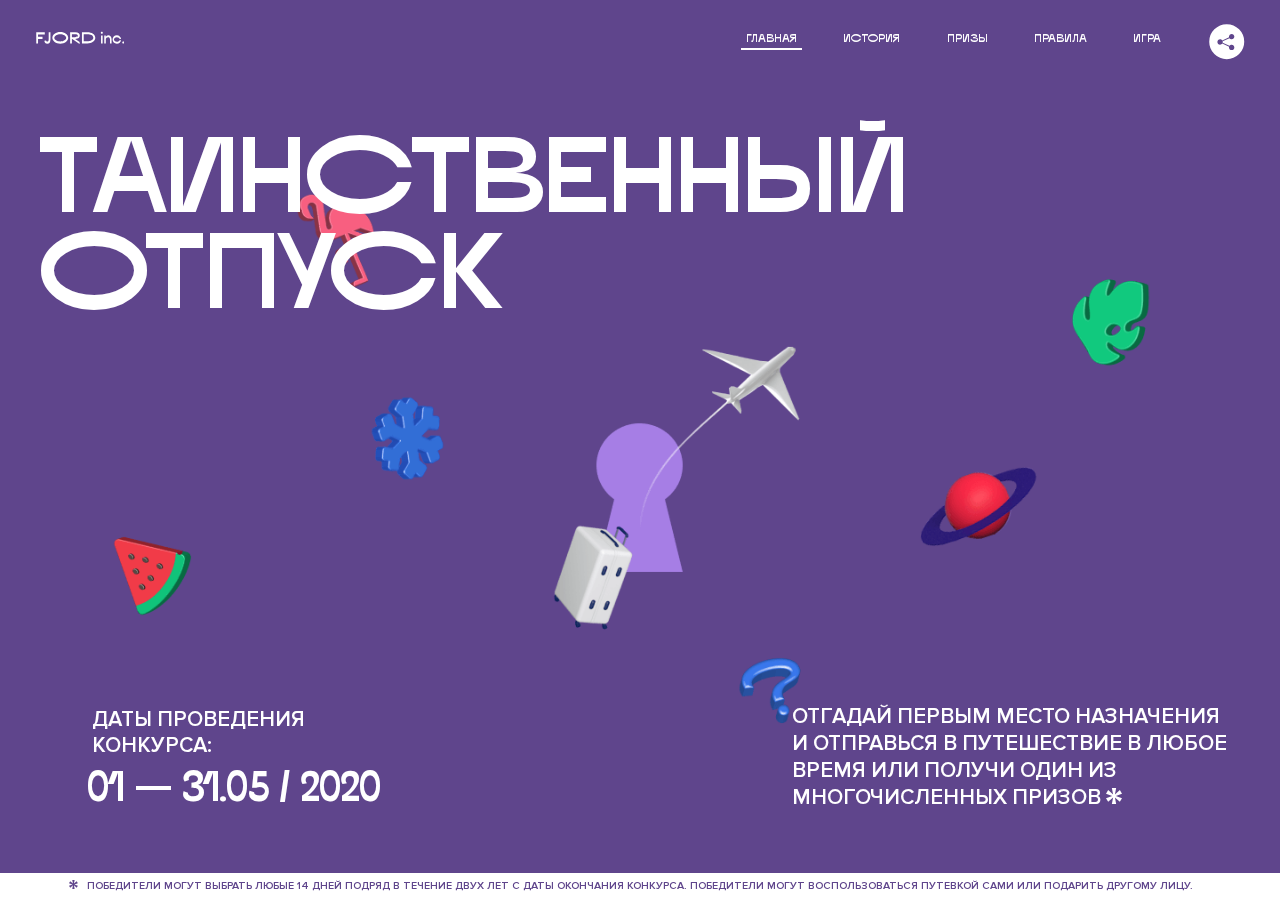
<file: 5/index.html>
<!DOCTYPE html>
<html lang="ru">
<head>
  <meta charset="UTF-8">
  <meta name="description" content="">
  <meta name="viewport" content="width=device-width, initial-scale=1.0">
  <meta http-equiv="X-UA-Compatible" content="ie=edge">
  <title>Mysterious Vacation</title>
<link href="css/style.min.css" rel="stylesheet">  <base href="https://htmlacademy-animation.github.io/2117233-magic-vacation-1/5/">
</head>
<body>

  <header class="page-header js-header">
    <div class="page-header__wrapper">
      <a href="#" class="page-header__logo" aria-label="Перейти на страницу FJORD.Inc">
        <svg width="100" height="15" viewBox="0 0 100 15" fill="none" xmlns="http://www.w3.org/2000/svg">
          <path d="M0.26 1.4V14H2.276V8.906H7.334V6.44H2.276V3.848H9.872V1.4H0.26ZM12.733 14.36C15.127 14.36 16.243 12.65 16.243 9.5V1.4H14.263V8.96C14.263 11.21 13.723 11.876 12.733 11.876C11.833 11.876 11.473 11.3 11.347 10.58L9.36702 10.94C9.63702 13.046 10.663 14.36 12.733 14.36ZM18.3918 7.7C18.3918 11.372 22.3878 14.36 27.3198 14.36C32.2518 14.36 36.2478 11.372 36.2478 7.7C36.2478 4.028 32.2518 1.04 27.3198 1.04C22.3878 1.04 18.3918 4.028 18.3918 7.7ZM20.6058 7.7C20.6058 5.378 23.6118 3.524 27.3198 3.524C30.9918 3.524 33.9798 5.378 33.9798 7.7C33.9798 10.004 30.9918 11.858 27.3198 11.858C23.6118 11.858 20.6058 10.004 20.6058 7.7ZM40.403 14V8.906H40.799L49.079 14.702V12.38L44.039 8.906H44.201C47.999 8.906 49.277 7.304 49.277 5.162C49.277 3.092 47.999 1.4 44.201 1.4H38.387V14H40.403ZM43.535 3.722C45.785 3.722 47.045 4.136 47.045 5.432C47.045 6.764 45.785 7.034 43.535 7.034H40.403V3.722H43.535ZM51.6936 1.382V14H57.8676C62.7456 14 66.7236 11.534 66.7236 7.7C66.7236 3.848 62.7456 1.382 57.8676 1.382H51.6936ZM53.7096 11.624V3.722H57.5436C61.5396 3.722 64.4916 5.018 64.4916 7.7C64.4916 10.238 61.5396 11.624 57.5436 11.624H53.7096ZM73.1832 14.018H74.9832V5H73.1832V14.018ZM72.9132 1.976C72.9132 2.57 73.3992 3.092 74.0832 3.092C74.7492 3.092 75.2352 2.57 75.2352 1.976C75.2352 1.382 74.7672 0.805999 74.0832 0.805999C73.3812 0.805999 72.9132 1.382 72.9132 1.976ZM76.7867 14H78.5687V9.104C78.7487 8.006 79.5947 6.962 81.0887 6.962C82.1147 6.962 83.2667 7.448 83.2667 9.554V14H85.0487V9.014C85.0487 6.152 83.2307 4.73 81.3587 4.73C79.9187 4.73 79.0727 5.558 78.5687 6.854V5H76.7867V14ZM90.9898 14.27C93.5098 14.27 95.3818 12.506 95.7238 10.328H94.0498C93.7258 11.3 92.6998 12.02 90.9898 12.02C88.8478 12.02 87.7678 10.922 87.7678 9.59C87.7678 8.24 88.8478 6.962 90.9898 6.962C92.7538 6.962 93.7978 7.844 94.0858 8.924H95.7418C95.4358 6.71 93.6178 4.73 90.9898 4.73C88.0918 4.73 86.1298 7.124 86.1298 9.59C86.1298 12.074 88.1278 14.27 90.9898 14.27ZM97.0693 12.938C97.0693 13.658 97.5553 14.144 98.2753 14.144C98.9953 14.144 99.4813 13.658 99.4813 12.938C99.4813 12.2 98.9953 11.714 98.2753 11.714C97.5553 11.714 97.0693 12.2 97.0693 12.938Z" fill="currentColor"></path>
        </svg>
      </a>
      <button class="page-header__toggler js-menu-toggler" type="button" aria-label="Управление мобильным меню"><span>Меню</span></button>
      <nav class="page-header__nav">
        <div class="page-header__menu js-menu" id="menu">
          <ul>
            <li>
              <a class="js-menu-link active" href="#top" data-href="top">главная</a>
            </li>
            <li>
              <a class="js-menu-link" href="#story" data-href="story">история</a>
            </li>
            <li>
              <a class="js-menu-link" href="#prizes" data-href="prizes">призы</a>
            </li>
            <li>
              <a class="js-menu-link" href="#rules" data-href="rules">правила</a>
            </li>
            <li>
              <a class="js-menu-link" href="#game" data-href="game">игра</a>
            </li>
          </ul>
        </div>
        <div class="page-header__social">
          <div class="social-block js-social-block">
            <button class="social-block__toggler" aria-label="Управлять блоком с социальными кнопками">
              <svg width="26" height="22" viewBox="0 0 27 22" fill="none" xmlns="http://www.w3.org/2000/svg">
                <path d="M19.6721 7.43664C21.6273 7.43664 23.213 5.85095 23.213 3.89566C23.213 1.94037 21.6273 0.354675 19.6721 0.354675C17.7168 0.354675 16.1311 1.94037 16.1311 3.89566C16.1311 4.19968 16.1728 4.49178 16.2458 4.77345L7.21751 8.95527C6.57519 8.05214 5.52303 7.46049 4.33078 7.46049C2.37549 7.46049 0.789795 9.04618 0.789795 11.0015C0.789795 12.9568 2.37549 14.5425 4.33078 14.5425C5.52303 14.5425 6.57668 13.9508 7.21751 13.0477L16.2458 17.2295C16.1743 17.5112 16.1311 17.8033 16.1311 18.1073C16.1311 20.0626 17.7168 21.6483 19.6721 21.6483C21.6273 21.6483 23.213 20.0626 23.213 18.1073C23.213 16.152 21.6273 14.5663 19.6721 14.5663C18.4798 14.5663 17.4262 15.158 16.7853 16.0611L7.75701 11.8793C7.82854 11.5976 7.87176 11.3055 7.87176 11.0015C7.87176 10.6974 7.83003 10.4053 7.75701 10.1237L16.7853 5.94186C17.4262 6.84499 18.4783 7.43664 19.6721 7.43664Z" fill="currentColor"></path>
              </svg>
            </button>
            <ul class="social-block__list">
              <li>
                <a class="social-block__link social-block__link--fb" href="#" aria-label="Мы на Facebook">
                  <svg width="8" height="17" viewBox="0 0 8 17" fill="none" xmlns="http://www.w3.org/2000/svg">
                    <path d="M4.24646 16.9899H1.09275L1.05793 8.49828H0V5.30707H1.05793V3.81124C1.05793 1.42084 2.57654 0 5.21735 0H7.41758V3.18585H5.30841C4.28262 3.18585 4.2478 3.48582 4.2478 4.24914V5.30707H7.42964L7.16716 8.49828H4.2478V16.9899H4.24646Z" fill="currentColor"></path>
                  </svg>
                </a>
              </li>
              <li>
                <a class="social-block__link social-block__link--insta" href="#" aria-label="Мы в Instagram">
                  <svg width="15" height="15" viewBox="0 0 15 15" fill="none" xmlns="http://www.w3.org/2000/svg">
                    <path d="M11.0197 0H4.19806C2.14246 0 0.471191 1.66993 0.471191 3.72285V10.5499C0.471191 12.6082 2.14112 14.2727 4.19806 14.2727H11.0197C13.0753 14.2727 14.7466 12.6082 14.7466 10.5499V3.72285C14.7466 1.67127 13.0753 0 11.0197 0ZM11.0197 12.4849H4.19806C3.13076 12.4849 2.26432 11.6158 2.26432 10.5512V3.72419C2.26432 2.65956 3.13076 1.79715 4.19806 1.79715H11.0197C12.087 1.79715 12.9535 2.6609 12.9535 3.72419V10.5512C12.9535 11.6145 12.087 12.4849 11.0197 12.4849Z" fill="currentColor"></path>
                    <path d="M7.60887 3.11084C5.38989 3.11084 3.58203 4.9187 3.58203 7.14036C3.58203 9.35532 5.38989 11.1645 7.60887 11.1645C9.83053 11.1645 11.6357 9.35666 11.6357 7.14036C11.6357 4.9187 9.83053 3.11084 7.60887 3.11084ZM7.60887 9.36871C6.37551 9.36871 5.37784 8.37372 5.37784 7.14036C5.37784 5.90699 6.37551 4.90665 7.60887 4.90665C8.83822 4.90665 9.84259 5.90833 9.84259 7.14036C9.84392 8.37238 8.83822 9.36871 7.60887 9.36871Z" fill="currentColor"></path>
                    <path d="M11.3573 2.35962C10.8256 2.35962 10.3931 2.79752 10.3931 3.32381C10.3931 3.85546 10.8256 4.29336 11.3573 4.29336C11.8862 4.29336 12.3215 3.85546 12.3215 3.32381C12.3215 2.79752 11.8862 2.35962 11.3573 2.35962Z" fill="currentColor"></path>
                  </svg>
                </a>
              </li>
              <li>
                <a class="social-block__link social-block__link--vk" href="#" aria-label="Мы ВКонтакте">
                  <svg width="17" height="10" viewBox="0 0 17 10" fill="none" xmlns="http://www.w3.org/2000/svg">
                    <path d="M14.1234 4.9002C14.1234 4.9002 16.3623 1.72708 16.5866 0.680242C16.6595 0.312285 16.4947 0.103188 16.1069 0.103188C16.1069 0.103188 14.8193 0.103188 14.168 0.103188C13.7235 0.103188 13.5587 0.293278 13.4235 0.579768C13.4235 0.579768 12.3724 2.82553 11.0969 4.24712C10.6861 4.70333 10.4781 4.84318 10.2511 4.84318C10.0646 4.84318 9.98625 4.6911 9.98625 4.27834V0.649016C9.98625 0.147997 9.92545 0.00135496 9.5066 0.00135496H6.39628C6.15578 0.00135496 6.0085 0.134417 6.0085 0.324506C6.0085 0.801084 6.73406 0.908351 6.73406 2.20231V4.87305C6.73406 5.40529 6.70569 5.61575 6.45303 5.61575C5.78016 5.61575 4.19528 3.30618 3.30623 0.678887C3.12923 0.145282 2.93737 0 2.43475 0H0.486409C0.205373 0 0 0.190085 0 0.476576C0 0.991172 0.60666 3.40801 2.99277 6.64358C4.59927 8.8201 6.70569 10 8.60269 10C9.76196 10 10.0416 9.80312 10.0416 9.31432V7.63883C10.0416 7.22607 10.2065 7.04956 10.4429 7.04956C10.7078 7.04956 11.1847 7.13238 12.2805 8.22268C13.5843 9.47862 13.6762 10 14.3896 10H16.5676C16.7919 10 17 9.89273 17 9.52342C17 9.02919 16.3623 8.15343 15.384 7.10659C14.9801 6.56755 14.3302 5.98914 14.1248 5.72301C13.8275 5.40801 13.9154 5.23014 14.1234 4.9002Z" fill="currentColor"></path>
                  </svg>
                </a>
              </li>
            </ul>
          </div>
        </div>
      </nav>
    </div>
  </header>

  <main class="page-content">

    <section class="animation-screen"></section>

    <section class="screen screen--hidden screen--intro" id="top">
      <div class="screen__wrapper">
        <div class="intro">
          <h1 class="intro__title">Таинственный отпуск</h1>
          <div class="intro__content">
            <div class="intro__info">
              <p class="intro__label">Даты проведения конкурса:</p>
              <p class="intro__date">01 — 31.05 / 2020</p>
            </div>
            <div class="intro__message">
              <p>
                Отгадай первым место назначения и&nbsp;отправься в&nbsp;путешествие в&nbsp;любое время или получи один из многочисленных призов
                <svg width="16" height="16" viewBox="0 0 10 10" fill="none" xmlns="http://www.w3.org/2000/svg">
                  <path d="M0 6.35337L3.90271 4.99012L0 3.64663L1.34615 1.32374L4.44287 4.01073L3.67364 0H6.34615L5.57692 4.01073L8.65385 1.32374L10 3.64663L6.13405 4.99012L10 6.35337L8.65385 8.65651L5.57692 5.98927L6.34615 10H3.67364L4.44287 5.96952L1.34615 8.65651L0 6.35337Z" fill="currentColor"></path>
                </svg>
              </p>
            </div>
          </div>
        </div>
      </div>
      <div class="screen__footer js-footer">
        <button class="screen__footer-enlarge js-footer-toggler" type="button" aria-label="Показать сообщение">
          <svg width="10" height="10" viewBox="0 0 10 10" fill="none" xmlns="http://www.w3.org/2000/svg">
            <path d="M0 6.35337L3.90271 4.99012L0 3.64663L1.34615 1.32374L4.44287 4.01073L3.67364 0H6.34615L5.57692 4.01073L8.65385 1.32374L10 3.64663L6.13405 4.99012L10 6.35337L8.65385 8.65651L5.57692 5.98927L6.34615 10H3.67364L4.44287 5.96952L1.34615 8.65651L0 6.35337Z" fill="currentColor"></path>
          </svg>
        </button>
        <button class="screen__footer-collapse js-footer-toggler" type="button" aria-label="Скрыть сообщение">
          <svg width="13" height="13" viewBox="0 0 13 13" fill="none" xmlns="http://www.w3.org/2000/svg">
            <line x1="12.3536" y1="0.353553" x2="0.738349" y2="11.9688" stroke="currentColor"></line>
            <line x1="0.738319" y1="0.539925" x2="12.3535" y2="12.1551" stroke="currentColor"></line>
          </svg>
        </button>
        <div class="screen__footer-wrapper">
          <div class="screen__footer-announce">
            <p class="screen__footer-label">Даты проведения конкурса:</p>
            <p class="screen__footer-date">01 — 31.05 / 2020</p>
          </div>
          <div class="screen__footer-note">
            <p>
              <svg width="10" height="10" viewBox="0 0 10 10" fill="none" xmlns="http://www.w3.org/2000/svg">
                <path d="M0 6.35337L3.90271 4.99012L0 3.64663L1.34615 1.32374L4.44287 4.01073L3.67364 0H6.34615L5.57692 4.01073L8.65385 1.32374L10 3.64663L6.13405 4.99012L10 6.35337L8.65385 8.65651L5.57692 5.98927L6.34615 10H3.67364L4.44287 5.96952L1.34615 8.65651L0 6.35337Z" fill="currentColor"></path>
              </svg>
              <span>Победители могут выбрать любые 14 дней подряд в&nbsp;течение двух лет с&nbsp;даты окончания конкурса. Победители могут воспользоваться путевкой сами или подарить другому лицу.</span>
            </p>
          </div>
        </div>
      </div>
    </section>

    <section class="screen screen--hidden screen--story" id="story">

      <div class="slider swiper-container js-slider">

        <div class="swiper-wrapper">

          <div class="slider__item swiper-slide">
            <h2 class="slider__item-title">История</h2>
            <p class="slider__item-text">Джеймс Таргет был основателем компании &laquo;Fjord Inc.&raquo;. С&nbsp;1965 года &laquo;Fjord Inc.&raquo; прославилась надёжными и&nbsp;удобными чемоданами и&nbsp;аксессуарами для туристов.</p>
          </div>

          <div class="slider__item swiper-slide">
            <p class="slider__item-text">Когда Джеймсу было 7&nbsp;лет, в&nbsp;их&nbsp;доме гостил дядюшка и&nbsp;развлекал детей рассказами о&nbsp;своей поездке в&nbsp;место, показавшееся малышу Таргету невероятным. Тогда Джеймс решил, что однажды посетит его, но&nbsp;не&nbsp;будет рассказывать о&nbsp;мечте, пока не&nbsp;осуществит.</p>
          </div>

          <div class="slider__item swiper-slide">
            <p class="slider__item-text">Джеймс Таргет стал увлеченным путешественником. Он&nbsp;посетил 5&nbsp;континентов, 126&nbsp;стран.</p>
          </div>

          <div class="slider__item swiper-slide">
            <p class="slider__item-text">Он&nbsp;сплавлялся по&nbsp;Амазонке и&nbsp;погружался в&nbsp;пещеры Франции, медитировал в&nbsp;горах Тибета и&nbsp;пожимал руку вождя племени Акугауа.</p>
          </div>

          <div class="slider__item swiper-slide">
            <p class="slider__item-text">Из&nbsp;своих поездок Джеймс Таргет привозил идеи, как сделать свои чемоданы &laquo;Fjord Inc.&raquo; удобными и&nbsp;приспособленными к&nbsp;разным дорожным условиям.</p>
          </div>

          <div class="slider__item swiper-slide">
            <p class="slider__item-text">Всё это время Джеймс не&nbsp;оставлял идею поездки своей мечты. Однако, как только он&nbsp;брался за&nbsp;планирование, возникали препятствия, не&nbsp;позволяющие отправиться туда.</p>
          </div>

          <div class="slider__item swiper-slide">
            <p class="slider__item-text">В&nbsp;возрасте 67&nbsp;лет Джеймс Таргет попал под лавину и&nbsp;погиб. В&nbsp;своём завещании он&nbsp;поручил отправить в&nbsp;заветное путешествие трёх смельчаков, единых с&nbsp;ним духом.</p>
          </div>

          <div class="slider__item swiper-slide">
            <p class="slider__item-text">Тех, кто сможет узнать таинственное место, задавая вопросы специально обученному ИИ&nbsp;&laquo;Соне&raquo;, ждет фантастическое путешествие.</p>
          </div>
        </div>
        <div class="slider__controls">
          <button class="slider__control slider__control--prev js-control-prev" type="button" aria-label="Показать предыдущую историю">
            <svg width="12" height="22" viewBox="0 0 12 22" fill="none" xmlns="http://www.w3.org/2000/svg">
              <path d="M11 1L1 11L11 21" stroke="currentColor" stroke-width="2" stroke-linejoin="round"></path>
            </svg>
          </button>
          <button class="slider__control slider__control--next js-control-next" type="button" aria-label="Показать следующую историю">
            <svg width="12" height="22" viewBox="0 0 12 22" fill="none" xmlns="http://www.w3.org/2000/svg">
              <path d="M1 1L11 11L1 21" stroke="currentColor" stroke-width="2" stroke-linejoin="round"></path>
            </svg>
          </button>
        </div>
        <div class="slider__pagination swiper-pagination"></div>
      </div>
    </section>

    <section class="screen screen--hidden screen--prizes" id="prizes">
      <div class="screen__wrapper">
        <div class="prizes">
          <h2 class="prizes__title">ПРизы</h2>
          <div class="prizes__lead">
            <p>Найди ответ и&nbsp;получи один из&nbsp;призов:</p>
          </div>
          <ul class="prizes__list">
            <li class="prizes__item prizes__item--journeys">
              <div class="prizes__icon">
                <picture>
                  <source srcset="img/prize1-mob.svg" media="(orientation: portrait)">
                  <img src="img/prize1.svg" alt="">
                </picture>
              </div>
              <p class="prizes__desc">
                <b>3</b>
                <span>загадочных путешествия</span>
              </p>
            </li>
            <li class="prizes__item prizes__item--cases">
              <div class="prizes__icon">
                <picture>
                  <source srcset="img/prize2-mob.svg" media="(orientation: portrait)">
                  <img src="img/prize2.svg" alt="">
                </picture>
              </div>
              <p class="prizes__desc">
                <b>7</b>
                <span>надежных чемоданов</span>
              </p>
            </li>
            <li class="prizes__item prizes__item--codes">
              <div class="prizes__icon">
                <picture>
                  <source srcset="img/prize3-mob.svg" media="(orientation: portrait)">
                  <img src="img/prize3.svg" alt="">
                </picture>
              </div>
              <p class="prizes__desc">
                <b>900</b>
                <span>
                  промокодов на&nbsp;скидку 15%
                  <svg width="10" height="10" viewBox="0 0 10 10" fill="none" xmlns="http://www.w3.org/2000/svg">
                    <path d="M0 6.35337L3.90271 4.99012L0 3.64663L1.34615 1.32374L4.44287 4.01073L3.67364 0H6.34615L5.57692 4.01073L8.65385 1.32374L10 3.64663L6.13405 4.99012L10 6.35337L8.65385 8.65651L5.57692 5.98927L6.34615 10H3.67364L4.44287 5.96952L1.34615 8.65651L0 6.35337Z" fill="currentColor"></path>
                  </svg>
                </span>
              </p>
            </li>
          </ul>
        </div>
      </div>
      <div class="screen__footer js-footer">
        <button class="screen__footer-enlarge js-footer-toggler" type="button" aria-label="Показать сообщение">
          <svg width="10" height="10" viewBox="0 0 10 10" fill="none" xmlns="http://www.w3.org/2000/svg">
            <path d="M0 6.35337L3.90271 4.99012L0 3.64663L1.34615 1.32374L4.44287 4.01073L3.67364 0H6.34615L5.57692 4.01073L8.65385 1.32374L10 3.64663L6.13405 4.99012L10 6.35337L8.65385 8.65651L5.57692 5.98927L6.34615 10H3.67364L4.44287 5.96952L1.34615 8.65651L0 6.35337Z" fill="currentColor"></path>
          </svg>
        </button>
        <button class="screen__footer-collapse js-footer-toggler" type="button" aria-label="Скрыть сообщение">
          <svg width="13" height="13" viewBox="0 0 13 13" fill="none" xmlns="http://www.w3.org/2000/svg">
            <line x1="12.3536" y1="0.353553" x2="0.738349" y2="11.9688" stroke="currentColor"></line>
            <line x1="0.738319" y1="0.539925" x2="12.3535" y2="12.1551" stroke="currentColor"></line>
          </svg>
        </button>
        <div class="screen__footer-wrapper">
          <div class="screen__footer-announce">
            <p class="screen__footer-label">Даты проведения конкурса:</p>
            <p class="screen__footer-date">01 — 31.05 / 2020</p>
          </div>
          <div class="screen__footer-note">
            <p>
              <svg width="10" height="10" viewBox="0 0 10 10" fill="none" xmlns="http://www.w3.org/2000/svg">
                <path d="M0 6.35337L3.90271 4.99012L0 3.64663L1.34615 1.32374L4.44287 4.01073L3.67364 0H6.34615L5.57692 4.01073L8.65385 1.32374L10 3.64663L6.13405 4.99012L10 6.35337L8.65385 8.65651L5.57692 5.98927L6.34615 10H3.67364L4.44287 5.96952L1.34615 8.65651L0 6.35337Z" fill="currentColor"></path>
              </svg>
              <span>Скидка&nbsp;15% на&nbsp;единоразовое приобретение путёвки с&nbsp;1&nbsp;июня 2020 по&nbsp;31&nbsp;мая 2022&nbsp;года. Суммируется с&nbsp;другими акциями</span>
            </p>
          </div>
        </div>
      </div>
    </section>

    <section class="screen screen--hidden screen--rules" id="rules">
      <div class="screen__wrapper">
        <div class="rules">
          <h2 class="rules__title">Правила</h2>
          <div class="rules__lead">
            <p>Для того чтобы получить наследство Джеймса Таргета, тебе нужно выведать у&nbsp;&laquo;Сони&raquo;, куда предстоит отправиться тебе в&nbsp;случае победы</p>
          </div>
          <ol class="rules__list">
            <li class="rules__item">
              <p>Тебе отводится <br>5&nbsp;минут</p>
            </li>
            <li class="rules__item">
              <p>Задавай любые вопросы в&nbsp;текстовом поле</p>
            </li>
            <li class="rules__item">
              <p>Нажимай кнопку &laquo;Узнать&raquo;, чтобы получить ответ</p>
            </li>
            <li class="rules__item">
              <p>&laquo;Соня&raquo; может отвечать только&nbsp;Да или Нет</p>
            </li>
          </ol>
          <a href="#game" class="rules__link btn">Погнали!</a>
        </div>
      </div>
      <div class="screen__disclaimer">
        <div class="disclaimer">
          <ul>
            <li>
              <a href="#">Правовая информация</a>
            </li>
            <li>
              <a href="#">Подробные правила</a>
            </li>
          </ul>
        </div>
      </div>
    </section>

    <section class="screen screen--hidden screen--game" id="game">
      <div class="screen__wrapper">
        <div class="game">
          <div class="game__header">
            <h2 class="game__title">Игра</h2>
            <div class="game__counter">
              <span>05</span>:<span>00</span>
            </div>
          </div>
          <div class="game__body">
            <div class="chat">
              <div class="chat__body js-chat">
                <ul class="chat__list" id="messages"></ul>
              </div>
              <div class="chat__footer">
                <form action="#" method="post" class="form" id="message-form">
                  <label for="message-field" class="visually-hidden">Поле для ввода вопроса</label>
                  <input type="text" class="form__field" id="message-field">
                  <button class="form__button btn">
                    Узнать
                    <svg width="18" height="19" viewBox="0 0 18 19" fill="none" xmlns="http://www.w3.org/2000/svg">
                      <path stroke="currentColor" stroke-width="2" d="M9 19V1"></path>
                      <path d="M1 9l8-8 8 8" stroke="currentColor" stroke-width="2" stroke-linejoin="round"></path>
                    </svg>
                  </button>
                </form>
              </div>
            </div>
          </div>
          <!-- временные кнопки для показа результата -->
          <div class="game__buttons">
            <button class="game__button btn js-show-result" type="button" data-target="result">Положительный результат</button>
            <button class="game__button btn js-show-result" type="button" data-target="result2">Положительный результат - 2</button>
            <button class="game__button btn js-show-result" type="button" data-target="result3">Отрицательный результат</button>
          </div>
        </div>
      </div>
    </section>

    <section class="screen screen--hidden screen--result" id="result">
      <div class="screen__wrapper">
        <div class="result result--trip">
          <div class="result__image">
            <picture>
              <source srcset="img/result1-mob.png 1x, img/result1-mob@2x.png 2x" media="(max-width: 768px) and (orientation: portrait)">
              <img src="img/result1.png" srcset="img/result1@2x.png 2x" alt="">
            </picture>
          </div>
          <h2 class="result__title">
            <span class="visually-hidden">ПОбеда!</span>
            <svg xmlns="http://www.w3.org/2000/svg" viewBox="0 0 568.85 109.24">
              <path d="M16,24.44V92H2.6V8H75V92H61.52V24.44H16Z" transform="translate(-2.1 -1.5)" fill="none" stroke="currentColor"></path>
              <path d="M148.76,5.6c32.88,0,59.52,19.92,59.52,44.4s-26.64,44.4-59.52,44.4S89.24,74.48,89.24,50,115.88,5.6,148.76,5.6Zm0,72.12c24.48,0,44.4-12.36,44.4-27.72s-19.92-27.84-44.4-27.84C124,22.16,104,34.52,104,50S124,77.72,148.76,77.72Z" transform="translate(-2.1 -1.5)" fill="none" stroke="currentColor"></path>
              <path d="M287.36,8V24.44H236v14.4h25.32c25.44,0,34,11.16,34,26.52,0,15.6-8.52,26.64-34,26.64H222.56V8h64.8ZM256.88,76.52c15.12,0,23.52-2,23.52-11.52S272,54.44,256.88,54.44H236V76.52h20.88Z" transform="translate(-2.1 -1.5)" fill="none" stroke="currentColor"></path>
              <path d="M371.47,8V24.44H320.84V41.6h33.6V58h-33.6V75.56h50.64V92H307.4V8h64.08Z" transform="translate(-2.1 -1.5)" fill="none" stroke="currentColor"></path>
              <path d="M382.39,110.24V75.56h7.44c4.56-4.68,7.8-18.36,8.76-56L399,8h48.6V75.56h10v34.68H442.87V92H397v18.24H382.39Zm51.72-34.68V24.44H411.55v3.12c-0.48,22.44-3.24,37.68-7.2,48h29.76Z" transform="translate(-2.1 -1.5)" fill="none" stroke="currentColor"></path>
              <path d="M463.75,92l28-84h27.12l28.08,84H533.47l-7.8-23.52h-37.8L480.07,92H463.75Zm56.64-40L507,11.84,493.51,52h26.88Z" transform="translate(-2.1 -1.5)" fill="none" stroke="currentColor"></path>
              <path d="M554.12,70.4L555.55,2H569l1.44,68.4H554.12Zm8.28,6.36c4.8,0,8,3.24,8,8.16a8,8,0,1,1-16.08,0C554.35,80,557.59,76.76,562.39,76.76Z" transform="translate(-2.1 -1.5)" fill="none" stroke="currentColor"></path>
            </svg>
          </h2>
          <div class="result__text">
            <p>ты&nbsp;отправляешься в&nbsp;Арктику!</p>
          </div>
          <div class="result__form">
            <form action="#" method="post" class="form form--result">
              <label for="email-field" class="form__label">зарегистрируй результат</label>
              <input type="email" class="form__field" id="email-field" placeholder="e-mail для регистации результата и получения приза" required="">
              <button class="form__button btn">
                отправить
                <svg width="18" height="19" viewBox="0 0 18 19" fill="none" xmlns="http://www.w3.org/2000/svg">
                  <path stroke="currentColor" stroke-width="2" d="M9 19V1"></path>
                  <path d="M1 9l8-8 8 8" stroke="currentColor" stroke-width="2" stroke-linejoin="round"></path>
                </svg>
              </button>
            </form>
          </div>
        </div>
      </div>
    </section>

    <section class="screen screen--hidden screen--result" id="result2">
      <div class="screen__wrapper">
        <div class="result result--prize">
          <div class="result__image">
            <picture>
              <source srcset="img/result2-mob.png 1x, img/result2-mob@2x.png 2x" media="(max-width: 768px) and (orientation: portrait)">
              <img src="img/result2.png" srcset="img/result2@2x.png 2x" alt="">
            </picture>
          </div>
          <h2 class="result__title">
            <span class="visually-hidden">ПОбеда!</span>
            <svg xmlns="http://www.w3.org/2000/svg" viewBox="0 0 568.85 109.24">
              <path d="M16,24.44V92H2.6V8H75V92H61.52V24.44H16Z" transform="translate(-2.1 -1.5)" fill="none" stroke="currentColor"></path>
              <path d="M148.76,5.6c32.88,0,59.52,19.92,59.52,44.4s-26.64,44.4-59.52,44.4S89.24,74.48,89.24,50,115.88,5.6,148.76,5.6Zm0,72.12c24.48,0,44.4-12.36,44.4-27.72s-19.92-27.84-44.4-27.84C124,22.16,104,34.52,104,50S124,77.72,148.76,77.72Z" transform="translate(-2.1 -1.5)" fill="none" stroke="currentColor"></path>
              <path d="M287.36,8V24.44H236v14.4h25.32c25.44,0,34,11.16,34,26.52,0,15.6-8.52,26.64-34,26.64H222.56V8h64.8ZM256.88,76.52c15.12,0,23.52-2,23.52-11.52S272,54.44,256.88,54.44H236V76.52h20.88Z" transform="translate(-2.1 -1.5)" fill="none" stroke="currentColor"></path>
              <path d="M371.47,8V24.44H320.84V41.6h33.6V58h-33.6V75.56h50.64V92H307.4V8h64.08Z" transform="translate(-2.1 -1.5)" fill="none" stroke="currentColor"></path>
              <path d="M382.39,110.24V75.56h7.44c4.56-4.68,7.8-18.36,8.76-56L399,8h48.6V75.56h10v34.68H442.87V92H397v18.24H382.39Zm51.72-34.68V24.44H411.55v3.12c-0.48,22.44-3.24,37.68-7.2,48h29.76Z" transform="translate(-2.1 -1.5)" fill="none" stroke="currentColor"></path>
              <path d="M463.75,92l28-84h27.12l28.08,84H533.47l-7.8-23.52h-37.8L480.07,92H463.75Zm56.64-40L507,11.84,493.51,52h26.88Z" transform="translate(-2.1 -1.5)" fill="none" stroke="currentColor"></path>
              <path d="M554.12,70.4L555.55,2H569l1.44,68.4H554.12Zm8.28,6.36c4.8,0,8,3.24,8,8.16a8,8,0,1,1-16.08,0C554.35,80,557.59,76.76,562.39,76.76Z" transform="translate(-2.1 -1.5)" fill="none" stroke="currentColor"></path>
            </svg>
          </h2>
          <div class="result__text">
            <p>чемодан &laquo;Fjord&nbsp;Inc.&raquo;&nbsp;твой</p>
          </div>
          <div class="result__form">
            <form action="#" method="post" class="form form--result">
              <label for="email-field2" class="form__label">зарегистрируй результат</label>
              <input type="email" class="form__field" id="email-field2" placeholder="e-mail для регистации результата и получения приза" required="">
              <button class="form__button btn">
                отправить
                <svg width="18" height="19" viewBox="0 0 18 19" fill="none" xmlns="http://www.w3.org/2000/svg">
                  <path stroke="currentColor" stroke-width="2" d="M9 19V1"></path>
                  <path d="M1 9l8-8 8 8" stroke="currentColor" stroke-width="2" stroke-linejoin="round"></path>
                </svg>
              </button>
            </form>
          </div>
        </div>
      </div>
    </section>

    <section class="screen screen--hidden screen--result" id="result3">
      <div class="screen__wrapper">
        <div class="result result--negative">
          <div class="result__image">
            <picture>
              <source srcset="img/result3-mob.png 1x, img/result3-mob@2x.png 2x" media="(max-width: 768px) and (orientation: portrait)">
              <img src="img/result3.png" srcset="img/result3@2x.png 2x" alt="">
            </picture>
          </div>
          <h2 class="result__title">
            <span class="visually-hidden">Не угадал!</span>
            <svg xmlns="http://www.w3.org/2000/svg" viewBox="0 0 660.77 109.24">
              <path d="M2.66,92V8H16.1V42.2H53.3V8H66.74V92H53.3V58.64H16.1V92H2.66Z" transform="translate(-2.16 -1.5)" fill="none" stroke="currentColor"></path>
              <path d="M147.62,8V24.44H97V41.6h33.6V58H97V75.56h50.64V92H83.54V8h64.08Z" transform="translate(-2.16 -1.5)" fill="none" stroke="currentColor"></path>
              <path d="M199.22,8l20.52,42.36L235.34,8h16.44l-31,84H204.38l9.48-25.92L185.78,8h13.44Z" transform="translate(-2.16 -1.5)" fill="none" stroke="currentColor"></path>
              <path d="M273.74,24.44V92H260.3V8h50.16V24.44H273.74Z" transform="translate(-2.16 -1.5)" fill="none" stroke="currentColor"></path>
              <path d="M307.1,92l28-84h27.12l28.08,84H376.82L369,68.48h-37.8L323.42,92H307.1Zm56.64-40L350.3,11.84,336.86,52h26.88Z" transform="translate(-2.16 -1.5)" fill="none" stroke="currentColor"></path>
              <path d="M396.38,110.24V75.56h7.44c4.56-4.68,7.8-18.36,8.76-56L412.94,8h48.6V75.56h10v34.68H456.86V92H411v18.24H396.38ZM448.1,75.56V24.44H425.54v3.12c-0.48,22.44-3.24,37.68-7.2,48H448.1Z" transform="translate(-2.16 -1.5)" fill="none" stroke="currentColor"></path>
              <path d="M477.74,92l28-84h27.12L560.9,92H547.46l-7.8-23.52h-37.8L494.06,92H477.74Zm56.64-40-13.44-40.2L507.5,52h26.88Z" transform="translate(-2.16 -1.5)" fill="none" stroke="currentColor"></path>
              <path d="M568.7,76.88a13.77,13.77,0,0,0,5,1c6.6,0,10.44-6.24,12-58.32L586.22,8h46.2V92H619V24.44H598.82l-0.12,3.12C597.14,81,589,94.4,573.74,94.4a28.55,28.55,0,0,1-6.72-.84Z" transform="translate(-2.16 -1.5)" fill="none" stroke="currentColor"></path>
              <path d="M646.1,70.4L647.54,2H661l1.44,68.4H646.1Zm8.28,6.36c4.8,0,8,3.24,8,8.16a8,8,0,0,1-16.08,0C646.34,80,649.58,76.76,654.38,76.76Z" transform="translate(-2.16 -1.5)" fill="none" stroke="currentColor"></path>
            </svg>
          </h2>
          <button class="result__button js-play" type="button">
            не сдавайся!
            <span>
              <svg width="27" height="22" viewBox="0 0 27 22" fill="none" xmlns="http://www.w3.org/2000/svg">
                <path d="M10.6899 1.47998C5.42992 1.47998 1.16992 5.73998 1.16992 11C1.16992 16.26 5.42992 20.52 10.6899 20.52C15.9499 20.52 20.2099 16.26 20.2099 11V7.13998" stroke="currentColor" stroke-width="2" stroke-miterlimit="10"></path>
                <path d="M15.1099 12.5099L20.1499 7.13989L25.3099 12.6299" stroke="currentColor" stroke-width="2" stroke-miterlimit="10" stroke-linejoin="round"></path>
              </svg>
            </span>
          </button>
        </div>
      </div>
    </section>

    <section class="cover-from-bottom-to-top"></section>

  </main>

<script src="js/script.js"></script></body>
</html>
</file>
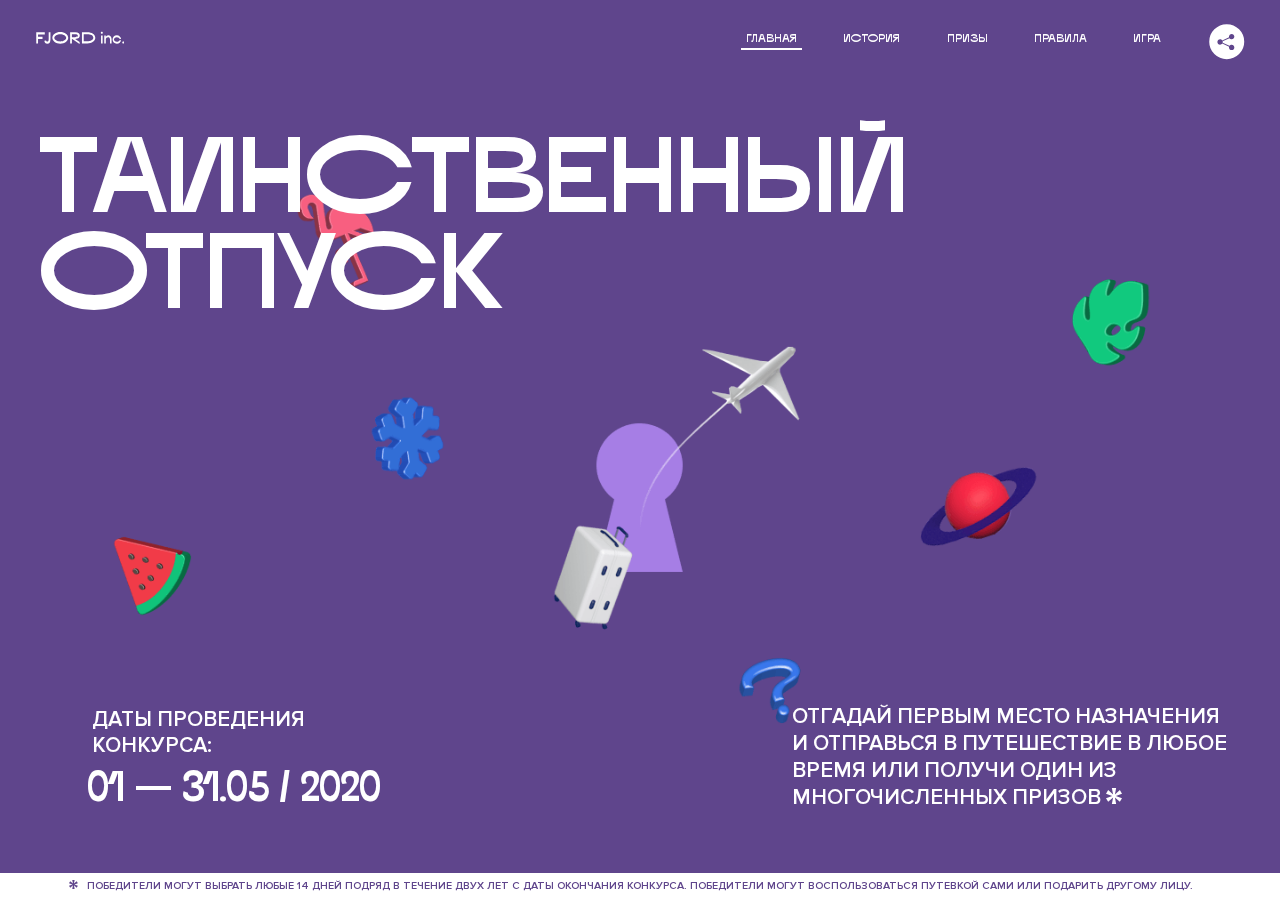
<file: 6/index.html>
<!DOCTYPE html>
<html lang="ru">
<head>
  <meta charset="UTF-8">
  <meta name="description" content="">
  <meta name="viewport" content="width=device-width, initial-scale=1.0">
  <meta http-equiv="X-UA-Compatible" content="ie=edge">
  <title>Mysterious Vacation</title>
<link href="css/style.min.css" rel="stylesheet">  <base href="https://htmlacademy-animation.github.io/2117233-magic-vacation-1/6/">
</head>
<body>

  <header class="page-header js-header">
    <div class="page-header__wrapper">
      <a href="#" class="page-header__logo" aria-label="Перейти на страницу FJORD.Inc">
        <svg width="100" height="15" viewBox="0 0 100 15" fill="none" xmlns="http://www.w3.org/2000/svg">
          <path d="M0.26 1.4V14H2.276V8.906H7.334V6.44H2.276V3.848H9.872V1.4H0.26ZM12.733 14.36C15.127 14.36 16.243 12.65 16.243 9.5V1.4H14.263V8.96C14.263 11.21 13.723 11.876 12.733 11.876C11.833 11.876 11.473 11.3 11.347 10.58L9.36702 10.94C9.63702 13.046 10.663 14.36 12.733 14.36ZM18.3918 7.7C18.3918 11.372 22.3878 14.36 27.3198 14.36C32.2518 14.36 36.2478 11.372 36.2478 7.7C36.2478 4.028 32.2518 1.04 27.3198 1.04C22.3878 1.04 18.3918 4.028 18.3918 7.7ZM20.6058 7.7C20.6058 5.378 23.6118 3.524 27.3198 3.524C30.9918 3.524 33.9798 5.378 33.9798 7.7C33.9798 10.004 30.9918 11.858 27.3198 11.858C23.6118 11.858 20.6058 10.004 20.6058 7.7ZM40.403 14V8.906H40.799L49.079 14.702V12.38L44.039 8.906H44.201C47.999 8.906 49.277 7.304 49.277 5.162C49.277 3.092 47.999 1.4 44.201 1.4H38.387V14H40.403ZM43.535 3.722C45.785 3.722 47.045 4.136 47.045 5.432C47.045 6.764 45.785 7.034 43.535 7.034H40.403V3.722H43.535ZM51.6936 1.382V14H57.8676C62.7456 14 66.7236 11.534 66.7236 7.7C66.7236 3.848 62.7456 1.382 57.8676 1.382H51.6936ZM53.7096 11.624V3.722H57.5436C61.5396 3.722 64.4916 5.018 64.4916 7.7C64.4916 10.238 61.5396 11.624 57.5436 11.624H53.7096ZM73.1832 14.018H74.9832V5H73.1832V14.018ZM72.9132 1.976C72.9132 2.57 73.3992 3.092 74.0832 3.092C74.7492 3.092 75.2352 2.57 75.2352 1.976C75.2352 1.382 74.7672 0.805999 74.0832 0.805999C73.3812 0.805999 72.9132 1.382 72.9132 1.976ZM76.7867 14H78.5687V9.104C78.7487 8.006 79.5947 6.962 81.0887 6.962C82.1147 6.962 83.2667 7.448 83.2667 9.554V14H85.0487V9.014C85.0487 6.152 83.2307 4.73 81.3587 4.73C79.9187 4.73 79.0727 5.558 78.5687 6.854V5H76.7867V14ZM90.9898 14.27C93.5098 14.27 95.3818 12.506 95.7238 10.328H94.0498C93.7258 11.3 92.6998 12.02 90.9898 12.02C88.8478 12.02 87.7678 10.922 87.7678 9.59C87.7678 8.24 88.8478 6.962 90.9898 6.962C92.7538 6.962 93.7978 7.844 94.0858 8.924H95.7418C95.4358 6.71 93.6178 4.73 90.9898 4.73C88.0918 4.73 86.1298 7.124 86.1298 9.59C86.1298 12.074 88.1278 14.27 90.9898 14.27ZM97.0693 12.938C97.0693 13.658 97.5553 14.144 98.2753 14.144C98.9953 14.144 99.4813 13.658 99.4813 12.938C99.4813 12.2 98.9953 11.714 98.2753 11.714C97.5553 11.714 97.0693 12.2 97.0693 12.938Z" fill="currentColor"></path>
        </svg>
      </a>
      <button class="page-header__toggler js-menu-toggler" type="button" aria-label="Управление мобильным меню"><span>Меню</span></button>
      <nav class="page-header__nav">
        <div class="page-header__menu js-menu" id="menu">
          <ul>
            <li>
              <a class="js-menu-link active" href="#top" data-href="top">главная</a>
            </li>
            <li>
              <a class="js-menu-link" href="#story" data-href="story">история</a>
            </li>
            <li>
              <a class="js-menu-link" href="#prizes" data-href="prizes">призы</a>
            </li>
            <li>
              <a class="js-menu-link" href="#rules" data-href="rules">правила</a>
            </li>
            <li>
              <a class="js-menu-link" href="#game" data-href="game">игра</a>
            </li>
          </ul>
        </div>
        <div class="page-header__social">
          <div class="social-block js-social-block">
            <button class="social-block__toggler" aria-label="Управлять блоком с социальными кнопками">
              <svg width="26" height="22" viewBox="0 0 27 22" fill="none" xmlns="http://www.w3.org/2000/svg">
                <path d="M19.6721 7.43664C21.6273 7.43664 23.213 5.85095 23.213 3.89566C23.213 1.94037 21.6273 0.354675 19.6721 0.354675C17.7168 0.354675 16.1311 1.94037 16.1311 3.89566C16.1311 4.19968 16.1728 4.49178 16.2458 4.77345L7.21751 8.95527C6.57519 8.05214 5.52303 7.46049 4.33078 7.46049C2.37549 7.46049 0.789795 9.04618 0.789795 11.0015C0.789795 12.9568 2.37549 14.5425 4.33078 14.5425C5.52303 14.5425 6.57668 13.9508 7.21751 13.0477L16.2458 17.2295C16.1743 17.5112 16.1311 17.8033 16.1311 18.1073C16.1311 20.0626 17.7168 21.6483 19.6721 21.6483C21.6273 21.6483 23.213 20.0626 23.213 18.1073C23.213 16.152 21.6273 14.5663 19.6721 14.5663C18.4798 14.5663 17.4262 15.158 16.7853 16.0611L7.75701 11.8793C7.82854 11.5976 7.87176 11.3055 7.87176 11.0015C7.87176 10.6974 7.83003 10.4053 7.75701 10.1237L16.7853 5.94186C17.4262 6.84499 18.4783 7.43664 19.6721 7.43664Z" fill="currentColor"></path>
              </svg>
            </button>
            <ul class="social-block__list">
              <li>
                <a class="social-block__link social-block__link--fb" href="#" aria-label="Мы на Facebook">
                  <svg width="8" height="17" viewBox="0 0 8 17" fill="none" xmlns="http://www.w3.org/2000/svg">
                    <path d="M4.24646 16.9899H1.09275L1.05793 8.49828H0V5.30707H1.05793V3.81124C1.05793 1.42084 2.57654 0 5.21735 0H7.41758V3.18585H5.30841C4.28262 3.18585 4.2478 3.48582 4.2478 4.24914V5.30707H7.42964L7.16716 8.49828H4.2478V16.9899H4.24646Z" fill="currentColor"></path>
                  </svg>
                </a>
              </li>
              <li>
                <a class="social-block__link social-block__link--insta" href="#" aria-label="Мы в Instagram">
                  <svg width="15" height="15" viewBox="0 0 15 15" fill="none" xmlns="http://www.w3.org/2000/svg">
                    <path d="M11.0197 0H4.19806C2.14246 0 0.471191 1.66993 0.471191 3.72285V10.5499C0.471191 12.6082 2.14112 14.2727 4.19806 14.2727H11.0197C13.0753 14.2727 14.7466 12.6082 14.7466 10.5499V3.72285C14.7466 1.67127 13.0753 0 11.0197 0ZM11.0197 12.4849H4.19806C3.13076 12.4849 2.26432 11.6158 2.26432 10.5512V3.72419C2.26432 2.65956 3.13076 1.79715 4.19806 1.79715H11.0197C12.087 1.79715 12.9535 2.6609 12.9535 3.72419V10.5512C12.9535 11.6145 12.087 12.4849 11.0197 12.4849Z" fill="currentColor"></path>
                    <path d="M7.60887 3.11084C5.38989 3.11084 3.58203 4.9187 3.58203 7.14036C3.58203 9.35532 5.38989 11.1645 7.60887 11.1645C9.83053 11.1645 11.6357 9.35666 11.6357 7.14036C11.6357 4.9187 9.83053 3.11084 7.60887 3.11084ZM7.60887 9.36871C6.37551 9.36871 5.37784 8.37372 5.37784 7.14036C5.37784 5.90699 6.37551 4.90665 7.60887 4.90665C8.83822 4.90665 9.84259 5.90833 9.84259 7.14036C9.84392 8.37238 8.83822 9.36871 7.60887 9.36871Z" fill="currentColor"></path>
                    <path d="M11.3573 2.35962C10.8256 2.35962 10.3931 2.79752 10.3931 3.32381C10.3931 3.85546 10.8256 4.29336 11.3573 4.29336C11.8862 4.29336 12.3215 3.85546 12.3215 3.32381C12.3215 2.79752 11.8862 2.35962 11.3573 2.35962Z" fill="currentColor"></path>
                  </svg>
                </a>
              </li>
              <li>
                <a class="social-block__link social-block__link--vk" href="#" aria-label="Мы ВКонтакте">
                  <svg width="17" height="10" viewBox="0 0 17 10" fill="none" xmlns="http://www.w3.org/2000/svg">
                    <path d="M14.1234 4.9002C14.1234 4.9002 16.3623 1.72708 16.5866 0.680242C16.6595 0.312285 16.4947 0.103188 16.1069 0.103188C16.1069 0.103188 14.8193 0.103188 14.168 0.103188C13.7235 0.103188 13.5587 0.293278 13.4235 0.579768C13.4235 0.579768 12.3724 2.82553 11.0969 4.24712C10.6861 4.70333 10.4781 4.84318 10.2511 4.84318C10.0646 4.84318 9.98625 4.6911 9.98625 4.27834V0.649016C9.98625 0.147997 9.92545 0.00135496 9.5066 0.00135496H6.39628C6.15578 0.00135496 6.0085 0.134417 6.0085 0.324506C6.0085 0.801084 6.73406 0.908351 6.73406 2.20231V4.87305C6.73406 5.40529 6.70569 5.61575 6.45303 5.61575C5.78016 5.61575 4.19528 3.30618 3.30623 0.678887C3.12923 0.145282 2.93737 0 2.43475 0H0.486409C0.205373 0 0 0.190085 0 0.476576C0 0.991172 0.60666 3.40801 2.99277 6.64358C4.59927 8.8201 6.70569 10 8.60269 10C9.76196 10 10.0416 9.80312 10.0416 9.31432V7.63883C10.0416 7.22607 10.2065 7.04956 10.4429 7.04956C10.7078 7.04956 11.1847 7.13238 12.2805 8.22268C13.5843 9.47862 13.6762 10 14.3896 10H16.5676C16.7919 10 17 9.89273 17 9.52342C17 9.02919 16.3623 8.15343 15.384 7.10659C14.9801 6.56755 14.3302 5.98914 14.1248 5.72301C13.8275 5.40801 13.9154 5.23014 14.1234 4.9002Z" fill="currentColor"></path>
                  </svg>
                </a>
              </li>
            </ul>
          </div>
        </div>
      </nav>
    </div>
  </header>

  <main class="page-content">

    <section class="animation-screen"></section>

    <section class="screen screen--hidden screen--intro" id="top">
      <div class="screen__wrapper">
        <div class="intro">
          <h1 class="intro__title">Таинственный отпуск</h1>
          <div class="intro__content">
            <div class="intro__info">
              <p class="intro__label">Даты проведения конкурса:</p>
              <p class="intro__date">01 — 31.05 / 2020</p>
            </div>
            <div class="intro__message">
              <p>
                Отгадай первым место назначения и&nbsp;отправься в&nbsp;путешествие в&nbsp;любое время или получи один из многочисленных призов
                <svg width="16" height="16" viewBox="0 0 10 10" fill="none" xmlns="http://www.w3.org/2000/svg">
                  <path d="M0 6.35337L3.90271 4.99012L0 3.64663L1.34615 1.32374L4.44287 4.01073L3.67364 0H6.34615L5.57692 4.01073L8.65385 1.32374L10 3.64663L6.13405 4.99012L10 6.35337L8.65385 8.65651L5.57692 5.98927L6.34615 10H3.67364L4.44287 5.96952L1.34615 8.65651L0 6.35337Z" fill="currentColor"></path>
                </svg>
              </p>
            </div>
          </div>
        </div>
      </div>
      <div class="screen__footer js-footer">
        <button class="screen__footer-enlarge js-footer-toggler" type="button" aria-label="Показать сообщение">
          <svg width="10" height="10" viewBox="0 0 10 10" fill="none" xmlns="http://www.w3.org/2000/svg">
            <path d="M0 6.35337L3.90271 4.99012L0 3.64663L1.34615 1.32374L4.44287 4.01073L3.67364 0H6.34615L5.57692 4.01073L8.65385 1.32374L10 3.64663L6.13405 4.99012L10 6.35337L8.65385 8.65651L5.57692 5.98927L6.34615 10H3.67364L4.44287 5.96952L1.34615 8.65651L0 6.35337Z" fill="currentColor"></path>
          </svg>
        </button>
        <button class="screen__footer-collapse js-footer-toggler" type="button" aria-label="Скрыть сообщение">
          <svg width="13" height="13" viewBox="0 0 13 13" fill="none" xmlns="http://www.w3.org/2000/svg">
            <line x1="12.3536" y1="0.353553" x2="0.738349" y2="11.9688" stroke="currentColor"></line>
            <line x1="0.738319" y1="0.539925" x2="12.3535" y2="12.1551" stroke="currentColor"></line>
          </svg>
        </button>
        <div class="screen__footer-wrapper">
          <div class="screen__footer-announce">
            <p class="screen__footer-label">Даты проведения конкурса:</p>
            <p class="screen__footer-date">01 — 31.05 / 2020</p>
          </div>
          <div class="screen__footer-note">
            <p>
              <svg width="10" height="10" viewBox="0 0 10 10" fill="none" xmlns="http://www.w3.org/2000/svg">
                <path d="M0 6.35337L3.90271 4.99012L0 3.64663L1.34615 1.32374L4.44287 4.01073L3.67364 0H6.34615L5.57692 4.01073L8.65385 1.32374L10 3.64663L6.13405 4.99012L10 6.35337L8.65385 8.65651L5.57692 5.98927L6.34615 10H3.67364L4.44287 5.96952L1.34615 8.65651L0 6.35337Z" fill="currentColor"></path>
              </svg>
              <span>Победители могут выбрать любые 14 дней подряд в&nbsp;течение двух лет с&nbsp;даты окончания конкурса. Победители могут воспользоваться путевкой сами или подарить другому лицу.</span>
            </p>
          </div>
        </div>
      </div>
    </section>

    <section class="screen screen--hidden screen--story" id="story">

      <div class="slider swiper-container js-slider">

        <div class="swiper-wrapper">

          <div class="slider__item swiper-slide">
            <h2 class="slider__item-title">История</h2>
            <p class="slider__item-text">Джеймс Таргет был основателем компании &laquo;Fjord Inc.&raquo;. С&nbsp;1965 года &laquo;Fjord Inc.&raquo; прославилась надёжными и&nbsp;удобными чемоданами и&nbsp;аксессуарами для туристов.</p>
          </div>

          <div class="slider__item swiper-slide">
            <p class="slider__item-text">Когда Джеймсу было 7&nbsp;лет, в&nbsp;их&nbsp;доме гостил дядюшка и&nbsp;развлекал детей рассказами о&nbsp;своей поездке в&nbsp;место, показавшееся малышу Таргету невероятным. Тогда Джеймс решил, что однажды посетит его, но&nbsp;не&nbsp;будет рассказывать о&nbsp;мечте, пока не&nbsp;осуществит.</p>
          </div>

          <div class="slider__item swiper-slide">
            <p class="slider__item-text">Джеймс Таргет стал увлеченным путешественником. Он&nbsp;посетил 5&nbsp;континентов, 126&nbsp;стран.</p>
          </div>

          <div class="slider__item swiper-slide">
            <p class="slider__item-text">Он&nbsp;сплавлялся по&nbsp;Амазонке и&nbsp;погружался в&nbsp;пещеры Франции, медитировал в&nbsp;горах Тибета и&nbsp;пожимал руку вождя племени Акугауа.</p>
          </div>

          <div class="slider__item swiper-slide">
            <p class="slider__item-text">Из&nbsp;своих поездок Джеймс Таргет привозил идеи, как сделать свои чемоданы &laquo;Fjord Inc.&raquo; удобными и&nbsp;приспособленными к&nbsp;разным дорожным условиям.</p>
          </div>

          <div class="slider__item swiper-slide">
            <p class="slider__item-text">Всё это время Джеймс не&nbsp;оставлял идею поездки своей мечты. Однако, как только он&nbsp;брался за&nbsp;планирование, возникали препятствия, не&nbsp;позволяющие отправиться туда.</p>
          </div>

          <div class="slider__item swiper-slide">
            <p class="slider__item-text">В&nbsp;возрасте 67&nbsp;лет Джеймс Таргет попал под лавину и&nbsp;погиб. В&nbsp;своём завещании он&nbsp;поручил отправить в&nbsp;заветное путешествие трёх смельчаков, единых с&nbsp;ним духом.</p>
          </div>

          <div class="slider__item swiper-slide">
            <p class="slider__item-text">Тех, кто сможет узнать таинственное место, задавая вопросы специально обученному ИИ&nbsp;&laquo;Соне&raquo;, ждет фантастическое путешествие.</p>
          </div>
        </div>
        <div class="slider__controls">
          <button class="slider__control slider__control--prev js-control-prev" type="button" aria-label="Показать предыдущую историю">
            <svg width="12" height="22" viewBox="0 0 12 22" fill="none" xmlns="http://www.w3.org/2000/svg">
              <path d="M11 1L1 11L11 21" stroke="currentColor" stroke-width="2" stroke-linejoin="round"></path>
            </svg>
          </button>
          <button class="slider__control slider__control--next js-control-next" type="button" aria-label="Показать следующую историю">
            <svg width="12" height="22" viewBox="0 0 12 22" fill="none" xmlns="http://www.w3.org/2000/svg">
              <path d="M1 1L11 11L1 21" stroke="currentColor" stroke-width="2" stroke-linejoin="round"></path>
            </svg>
          </button>
        </div>
        <div class="slider__pagination swiper-pagination"></div>
      </div>
    </section>

    <section class="screen screen--hidden screen--prizes" id="prizes">
      <div class="screen__wrapper">
        <div class="prizes">
          <h2 class="prizes__title">ПРизы</h2>
          <div class="prizes__lead">
            <p>Найди ответ и&nbsp;получи один из&nbsp;призов:</p>
          </div>
          <ul class="prizes__list">
            <li class="prizes__item prizes__item--journeys">
              <div class="prizes__icon">
                <picture>
                  <source srcset="img/prize1-mob.svg" media="(orientation: portrait)">
                  <img src="img/prize1.svg" alt="">
                </picture>
              </div>
              <p class="prizes__desc">
                <b>3</b>
                <span>загадочных путешествия</span>
              </p>
            </li>
            <li class="prizes__item prizes__item--cases">
              <div class="prizes__icon">
                <picture>
                  <source srcset="img/prize2-mob.svg" media="(orientation: portrait)">
                  <img src="img/prize2.svg" alt="">
                </picture>
              </div>
              <p class="prizes__desc">
                <b>7</b>
                <span>надежных чемоданов</span>
              </p>
            </li>
            <li class="prizes__item prizes__item--codes">
              <div class="prizes__icon">
                <picture>
                  <source srcset="img/prize3-mob.svg" media="(orientation: portrait)">
                  <img src="img/prize3.svg" alt="">
                </picture>
              </div>
              <p class="prizes__desc">
                <b>900</b>
                <span>
                  промокодов на&nbsp;скидку 15%
                  <svg width="10" height="10" viewBox="0 0 10 10" fill="none" xmlns="http://www.w3.org/2000/svg">
                    <path d="M0 6.35337L3.90271 4.99012L0 3.64663L1.34615 1.32374L4.44287 4.01073L3.67364 0H6.34615L5.57692 4.01073L8.65385 1.32374L10 3.64663L6.13405 4.99012L10 6.35337L8.65385 8.65651L5.57692 5.98927L6.34615 10H3.67364L4.44287 5.96952L1.34615 8.65651L0 6.35337Z" fill="currentColor"></path>
                  </svg>
                </span>
              </p>
            </li>
          </ul>
        </div>
      </div>
      <div class="screen__footer js-footer">
        <button class="screen__footer-enlarge js-footer-toggler" type="button" aria-label="Показать сообщение">
          <svg width="10" height="10" viewBox="0 0 10 10" fill="none" xmlns="http://www.w3.org/2000/svg">
            <path d="M0 6.35337L3.90271 4.99012L0 3.64663L1.34615 1.32374L4.44287 4.01073L3.67364 0H6.34615L5.57692 4.01073L8.65385 1.32374L10 3.64663L6.13405 4.99012L10 6.35337L8.65385 8.65651L5.57692 5.98927L6.34615 10H3.67364L4.44287 5.96952L1.34615 8.65651L0 6.35337Z" fill="currentColor"></path>
          </svg>
        </button>
        <button class="screen__footer-collapse js-footer-toggler" type="button" aria-label="Скрыть сообщение">
          <svg width="13" height="13" viewBox="0 0 13 13" fill="none" xmlns="http://www.w3.org/2000/svg">
            <line x1="12.3536" y1="0.353553" x2="0.738349" y2="11.9688" stroke="currentColor"></line>
            <line x1="0.738319" y1="0.539925" x2="12.3535" y2="12.1551" stroke="currentColor"></line>
          </svg>
        </button>
        <div class="screen__footer-wrapper">
          <div class="screen__footer-announce">
            <p class="screen__footer-label">Даты проведения конкурса:</p>
            <p class="screen__footer-date">01 — 31.05 / 2020</p>
          </div>
          <div class="screen__footer-note">
            <p>
              <svg width="10" height="10" viewBox="0 0 10 10" fill="none" xmlns="http://www.w3.org/2000/svg">
                <path d="M0 6.35337L3.90271 4.99012L0 3.64663L1.34615 1.32374L4.44287 4.01073L3.67364 0H6.34615L5.57692 4.01073L8.65385 1.32374L10 3.64663L6.13405 4.99012L10 6.35337L8.65385 8.65651L5.57692 5.98927L6.34615 10H3.67364L4.44287 5.96952L1.34615 8.65651L0 6.35337Z" fill="currentColor"></path>
              </svg>
              <span>Скидка&nbsp;15% на&nbsp;единоразовое приобретение путёвки с&nbsp;1&nbsp;июня 2020 по&nbsp;31&nbsp;мая 2022&nbsp;года. Суммируется с&nbsp;другими акциями</span>
            </p>
          </div>
        </div>
      </div>
    </section>

    <section class="screen screen--hidden screen--rules" id="rules">
      <div class="screen__wrapper">
        <div class="rules">
          <h2 class="rules__title">Правила</h2>
          <div class="rules__lead">
            <p>Для того чтобы получить наследство Джеймса Таргета, тебе нужно выведать у&nbsp;&laquo;Сони&raquo;, куда предстоит отправиться тебе в&nbsp;случае победы</p>
          </div>
          <ol class="rules__list">
            <li class="rules__item">
              <p>Тебе отводится <br>5&nbsp;минут</p>
            </li>
            <li class="rules__item">
              <p>Задавай любые вопросы в&nbsp;текстовом поле</p>
            </li>
            <li class="rules__item">
              <p>Нажимай кнопку &laquo;Узнать&raquo;, чтобы получить ответ</p>
            </li>
            <li class="rules__item">
              <p>&laquo;Соня&raquo; может отвечать только&nbsp;Да или Нет</p>
            </li>
          </ol>
          <a href="#game" class="rules__link btn">
            <span class="rules__link-text">Погнали!</span>
          </a>
        </div>
      </div>
      <div class="screen__disclaimer">
        <div class="disclaimer">
          <ul>
            <li>
              <a href="#">Правовая информация</a>
            </li>
            <li>
              <a href="#">Подробные правила</a>
            </li>
          </ul>
        </div>
      </div>
    </section>

    <section class="screen screen--hidden screen--game" id="game">
      <div class="screen__wrapper">
        <div class="game">
          <div class="game__header">
            <h2 class="game__title">Игра</h2>
            <div class="game__counter">
              <span>05</span>:<span>00</span>
            </div>
          </div>
          <div class="game__body">
            <div class="chat">
              <div class="chat__body js-chat">
                <ul class="chat__list" id="messages"></ul>
              </div>
              <div class="chat__footer">
                <form action="#" method="post" class="form" id="message-form">
                  <label for="message-field" class="visually-hidden">Поле для ввода вопроса</label>
                  <input type="text" class="form__field" id="message-field">
                  <button class="form__button btn">
                    Узнать
                    <svg width="18" height="19" viewBox="0 0 18 19" fill="none" xmlns="http://www.w3.org/2000/svg">
                      <path stroke="currentColor" stroke-width="2" d="M9 19V1"></path>
                      <path d="M1 9l8-8 8 8" stroke="currentColor" stroke-width="2" stroke-linejoin="round"></path>
                    </svg>
                  </button>
                </form>
              </div>
            </div>
          </div>
          <!-- временные кнопки для показа результата -->
          <div class="game__buttons">
            <button class="game__button btn js-show-result" type="button" data-target="result">Положительный результат</button>
            <button class="game__button btn js-show-result" type="button" data-target="result2">Положительный результат - 2</button>
            <button class="game__button btn js-show-result" type="button" data-target="result3">Отрицательный результат</button>
          </div>
        </div>
      </div>
    </section>

    <section class="screen screen--hidden screen--result" id="result">
      <div class="screen__wrapper">
        <div class="result result--trip">
          <div class="result__image">
            <picture>
              <source srcset="img/result1-mob.png 1x, img/result1-mob@2x.png 2x" media="(max-width: 768px) and (orientation: portrait)">
              <img src="img/result1.png" srcset="img/result1@2x.png 2x" alt="">
            </picture>
          </div>
          <h2 class="result__title">
            <span class="visually-hidden">ПОбеда!</span>
            <svg xmlns="http://www.w3.org/2000/svg" viewBox="0 0 568.85 109.24">
              <path d="M16,24.44V92H2.6V8H75V92H61.52V24.44H16Z" transform="translate(-2.1 -1.5)" fill="none" stroke="currentColor"></path>
              <path d="M148.76,5.6c32.88,0,59.52,19.92,59.52,44.4s-26.64,44.4-59.52,44.4S89.24,74.48,89.24,50,115.88,5.6,148.76,5.6Zm0,72.12c24.48,0,44.4-12.36,44.4-27.72s-19.92-27.84-44.4-27.84C124,22.16,104,34.52,104,50S124,77.72,148.76,77.72Z" transform="translate(-2.1 -1.5)" fill="none" stroke="currentColor"></path>
              <path d="M287.36,8V24.44H236v14.4h25.32c25.44,0,34,11.16,34,26.52,0,15.6-8.52,26.64-34,26.64H222.56V8h64.8ZM256.88,76.52c15.12,0,23.52-2,23.52-11.52S272,54.44,256.88,54.44H236V76.52h20.88Z" transform="translate(-2.1 -1.5)" fill="none" stroke="currentColor"></path>
              <path d="M371.47,8V24.44H320.84V41.6h33.6V58h-33.6V75.56h50.64V92H307.4V8h64.08Z" transform="translate(-2.1 -1.5)" fill="none" stroke="currentColor"></path>
              <path d="M382.39,110.24V75.56h7.44c4.56-4.68,7.8-18.36,8.76-56L399,8h48.6V75.56h10v34.68H442.87V92H397v18.24H382.39Zm51.72-34.68V24.44H411.55v3.12c-0.48,22.44-3.24,37.68-7.2,48h29.76Z" transform="translate(-2.1 -1.5)" fill="none" stroke="currentColor"></path>
              <path d="M463.75,92l28-84h27.12l28.08,84H533.47l-7.8-23.52h-37.8L480.07,92H463.75Zm56.64-40L507,11.84,493.51,52h26.88Z" transform="translate(-2.1 -1.5)" fill="none" stroke="currentColor"></path>
              <path d="M554.12,70.4L555.55,2H569l1.44,68.4H554.12Zm8.28,6.36c4.8,0,8,3.24,8,8.16a8,8,0,1,1-16.08,0C554.35,80,557.59,76.76,562.39,76.76Z" transform="translate(-2.1 -1.5)" fill="none" stroke="currentColor"></path>
            </svg>
          </h2>
          <div class="result__text">
            <p>ты&nbsp;отправляешься в&nbsp;Арктику!</p>
          </div>
          <div class="result__form">
            <form action="#" method="post" class="form form--result">
              <label for="email-field" class="form__label">зарегистрируй результат</label>
              <input type="email" class="form__field" id="email-field" placeholder="e-mail для регистации результата и получения приза" required="">
              <button class="form__button btn">
                отправить
                <svg width="18" height="19" viewBox="0 0 18 19" fill="none" xmlns="http://www.w3.org/2000/svg">
                  <path stroke="currentColor" stroke-width="2" d="M9 19V1"></path>
                  <path d="M1 9l8-8 8 8" stroke="currentColor" stroke-width="2" stroke-linejoin="round"></path>
                </svg>
              </button>
            </form>
          </div>
        </div>
      </div>
    </section>

    <section class="screen screen--hidden screen--result" id="result2">
      <div class="screen__wrapper">
        <div class="result result--prize">
          <div class="result__image">
            <picture>
              <source srcset="img/result2-mob.png 1x, img/result2-mob@2x.png 2x" media="(max-width: 768px) and (orientation: portrait)">
              <img src="img/result2.png" srcset="img/result2@2x.png 2x" alt="">
            </picture>
          </div>
          <h2 class="result__title">
            <span class="visually-hidden">ПОбеда!</span>
            <svg xmlns="http://www.w3.org/2000/svg" viewBox="0 0 568.85 109.24">
              <path d="M16,24.44V92H2.6V8H75V92H61.52V24.44H16Z" transform="translate(-2.1 -1.5)" fill="none" stroke="currentColor"></path>
              <path d="M148.76,5.6c32.88,0,59.52,19.92,59.52,44.4s-26.64,44.4-59.52,44.4S89.24,74.48,89.24,50,115.88,5.6,148.76,5.6Zm0,72.12c24.48,0,44.4-12.36,44.4-27.72s-19.92-27.84-44.4-27.84C124,22.16,104,34.52,104,50S124,77.72,148.76,77.72Z" transform="translate(-2.1 -1.5)" fill="none" stroke="currentColor"></path>
              <path d="M287.36,8V24.44H236v14.4h25.32c25.44,0,34,11.16,34,26.52,0,15.6-8.52,26.64-34,26.64H222.56V8h64.8ZM256.88,76.52c15.12,0,23.52-2,23.52-11.52S272,54.44,256.88,54.44H236V76.52h20.88Z" transform="translate(-2.1 -1.5)" fill="none" stroke="currentColor"></path>
              <path d="M371.47,8V24.44H320.84V41.6h33.6V58h-33.6V75.56h50.64V92H307.4V8h64.08Z" transform="translate(-2.1 -1.5)" fill="none" stroke="currentColor"></path>
              <path d="M382.39,110.24V75.56h7.44c4.56-4.68,7.8-18.36,8.76-56L399,8h48.6V75.56h10v34.68H442.87V92H397v18.24H382.39Zm51.72-34.68V24.44H411.55v3.12c-0.48,22.44-3.24,37.68-7.2,48h29.76Z" transform="translate(-2.1 -1.5)" fill="none" stroke="currentColor"></path>
              <path d="M463.75,92l28-84h27.12l28.08,84H533.47l-7.8-23.52h-37.8L480.07,92H463.75Zm56.64-40L507,11.84,493.51,52h26.88Z" transform="translate(-2.1 -1.5)" fill="none" stroke="currentColor"></path>
              <path d="M554.12,70.4L555.55,2H569l1.44,68.4H554.12Zm8.28,6.36c4.8,0,8,3.24,8,8.16a8,8,0,1,1-16.08,0C554.35,80,557.59,76.76,562.39,76.76Z" transform="translate(-2.1 -1.5)" fill="none" stroke="currentColor"></path>
            </svg>
          </h2>
          <div class="result__text">
            <p>чемодан &laquo;Fjord&nbsp;Inc.&raquo;&nbsp;твой</p>
          </div>
          <div class="result__form">
            <form action="#" method="post" class="form form--result">
              <label for="email-field2" class="form__label">зарегистрируй результат</label>
              <input type="email" class="form__field" id="email-field2" placeholder="e-mail для регистации результата и получения приза" required="">
              <button class="form__button btn">
                отправить
                <svg width="18" height="19" viewBox="0 0 18 19" fill="none" xmlns="http://www.w3.org/2000/svg">
                  <path stroke="currentColor" stroke-width="2" d="M9 19V1"></path>
                  <path d="M1 9l8-8 8 8" stroke="currentColor" stroke-width="2" stroke-linejoin="round"></path>
                </svg>
              </button>
            </form>
          </div>
        </div>
      </div>
    </section>

    <section class="screen screen--hidden screen--result" id="result3">
      <div class="screen__wrapper">
        <div class="result result--negative">
          <div class="result__image">
            <picture>
              <source srcset="img/result3-mob.png 1x, img/result3-mob@2x.png 2x" media="(max-width: 768px) and (orientation: portrait)">
              <img src="img/result3.png" srcset="img/result3@2x.png 2x" alt="">
            </picture>
          </div>
          <h2 class="result__title">
            <span class="visually-hidden">Не угадал!</span>
            <svg xmlns="http://www.w3.org/2000/svg" viewBox="0 0 660.77 109.24">
              <path d="M2.66,92V8H16.1V42.2H53.3V8H66.74V92H53.3V58.64H16.1V92H2.66Z" transform="translate(-2.16 -1.5)" fill="none" stroke="currentColor"></path>
              <path d="M147.62,8V24.44H97V41.6h33.6V58H97V75.56h50.64V92H83.54V8h64.08Z" transform="translate(-2.16 -1.5)" fill="none" stroke="currentColor"></path>
              <path d="M199.22,8l20.52,42.36L235.34,8h16.44l-31,84H204.38l9.48-25.92L185.78,8h13.44Z" transform="translate(-2.16 -1.5)" fill="none" stroke="currentColor"></path>
              <path d="M273.74,24.44V92H260.3V8h50.16V24.44H273.74Z" transform="translate(-2.16 -1.5)" fill="none" stroke="currentColor"></path>
              <path d="M307.1,92l28-84h27.12l28.08,84H376.82L369,68.48h-37.8L323.42,92H307.1Zm56.64-40L350.3,11.84,336.86,52h26.88Z" transform="translate(-2.16 -1.5)" fill="none" stroke="currentColor"></path>
              <path d="M396.38,110.24V75.56h7.44c4.56-4.68,7.8-18.36,8.76-56L412.94,8h48.6V75.56h10v34.68H456.86V92H411v18.24H396.38ZM448.1,75.56V24.44H425.54v3.12c-0.48,22.44-3.24,37.68-7.2,48H448.1Z" transform="translate(-2.16 -1.5)" fill="none" stroke="currentColor"></path>
              <path d="M477.74,92l28-84h27.12L560.9,92H547.46l-7.8-23.52h-37.8L494.06,92H477.74Zm56.64-40-13.44-40.2L507.5,52h26.88Z" transform="translate(-2.16 -1.5)" fill="none" stroke="currentColor"></path>
              <path d="M568.7,76.88a13.77,13.77,0,0,0,5,1c6.6,0,10.44-6.24,12-58.32L586.22,8h46.2V92H619V24.44H598.82l-0.12,3.12C597.14,81,589,94.4,573.74,94.4a28.55,28.55,0,0,1-6.72-.84Z" transform="translate(-2.16 -1.5)" fill="none" stroke="currentColor"></path>
              <path d="M646.1,70.4L647.54,2H661l1.44,68.4H646.1Zm8.28,6.36c4.8,0,8,3.24,8,8.16a8,8,0,0,1-16.08,0C646.34,80,649.58,76.76,654.38,76.76Z" transform="translate(-2.16 -1.5)" fill="none" stroke="currentColor"></path>
            </svg>
          </h2>
          <button class="result__button js-play" type="button">
            не сдавайся!
            <span>
              <svg width="27" height="22" viewBox="0 0 27 22" fill="none" xmlns="http://www.w3.org/2000/svg">
                <path d="M10.6899 1.47998C5.42992 1.47998 1.16992 5.73998 1.16992 11C1.16992 16.26 5.42992 20.52 10.6899 20.52C15.9499 20.52 20.2099 16.26 20.2099 11V7.13998" stroke="currentColor" stroke-width="2" stroke-miterlimit="10"></path>
                <path d="M15.1099 12.5099L20.1499 7.13989L25.3099 12.6299" stroke="currentColor" stroke-width="2" stroke-miterlimit="10" stroke-linejoin="round"></path>
              </svg>
            </span>
          </button>
        </div>
      </div>
    </section>

    <section class="cover-from-bottom-to-top"></section>

  </main>

<script src="js/script.js"></script></body>
</html>
</file>
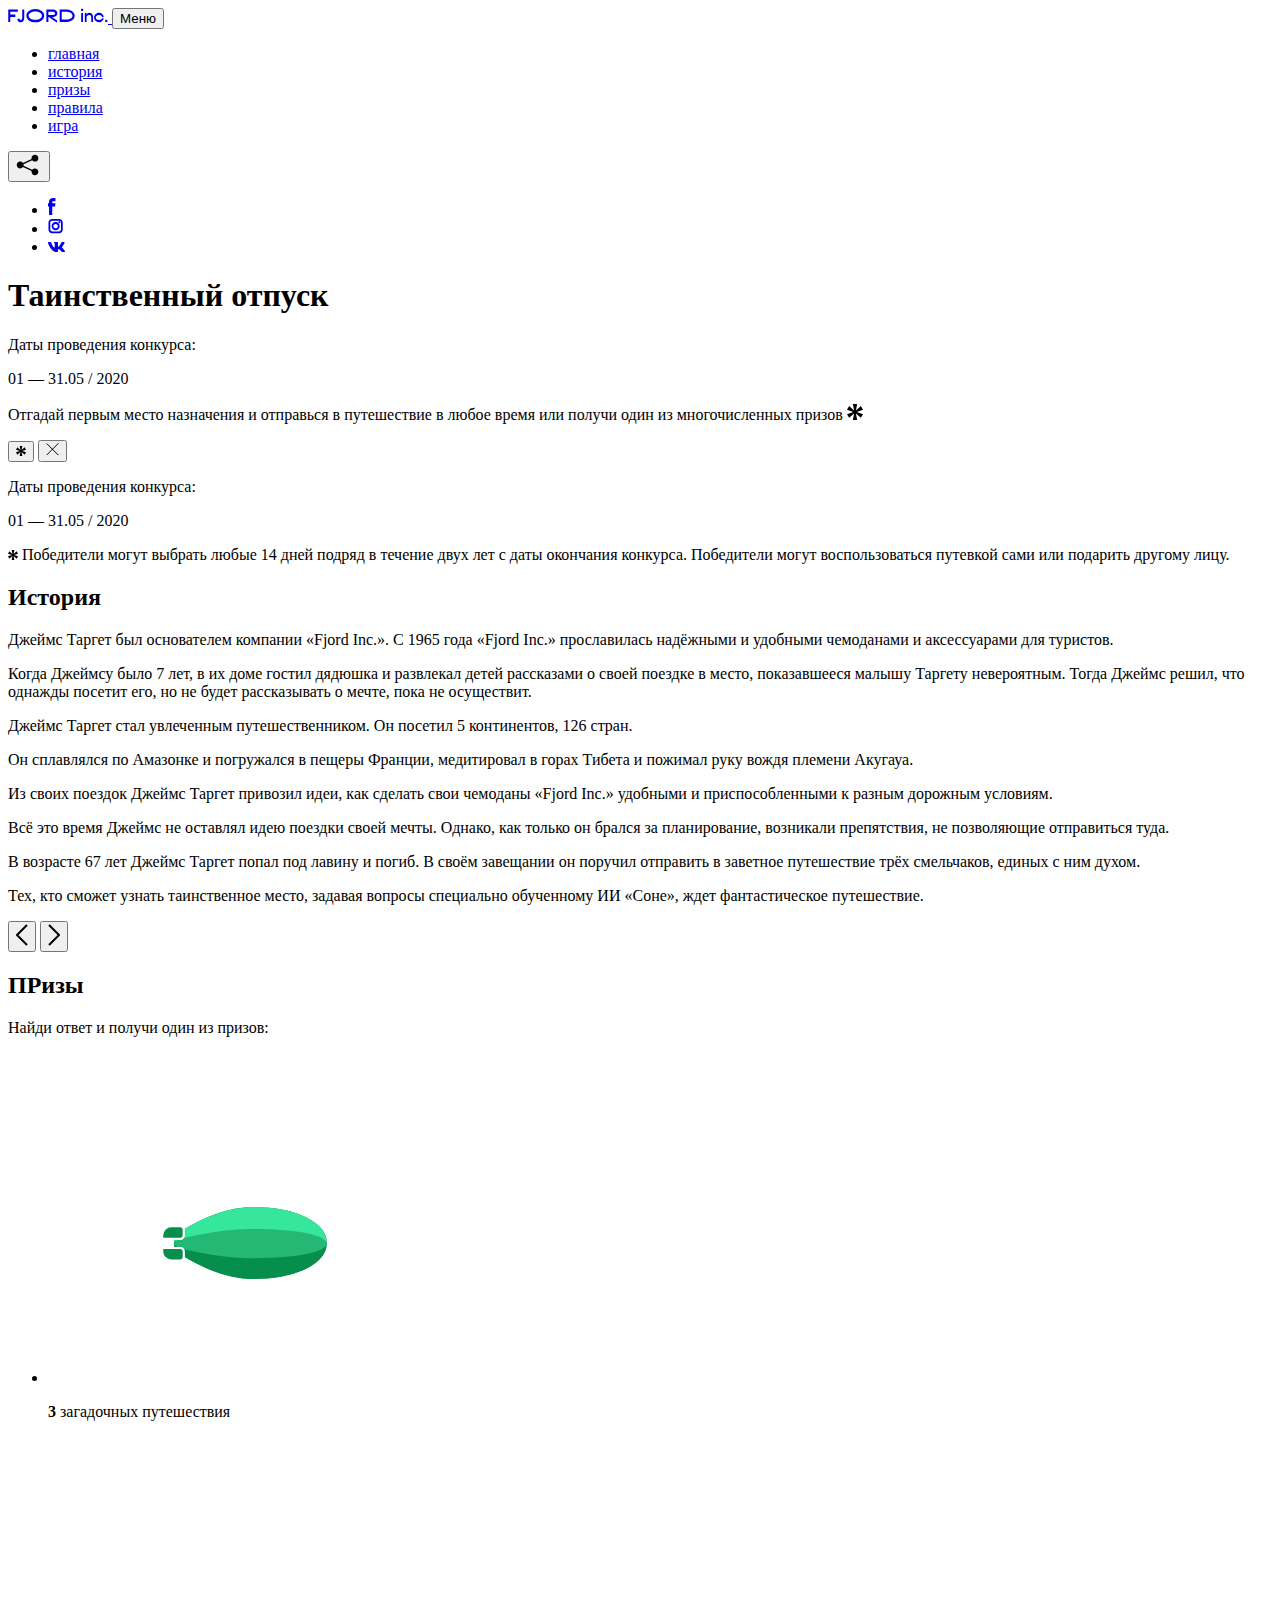
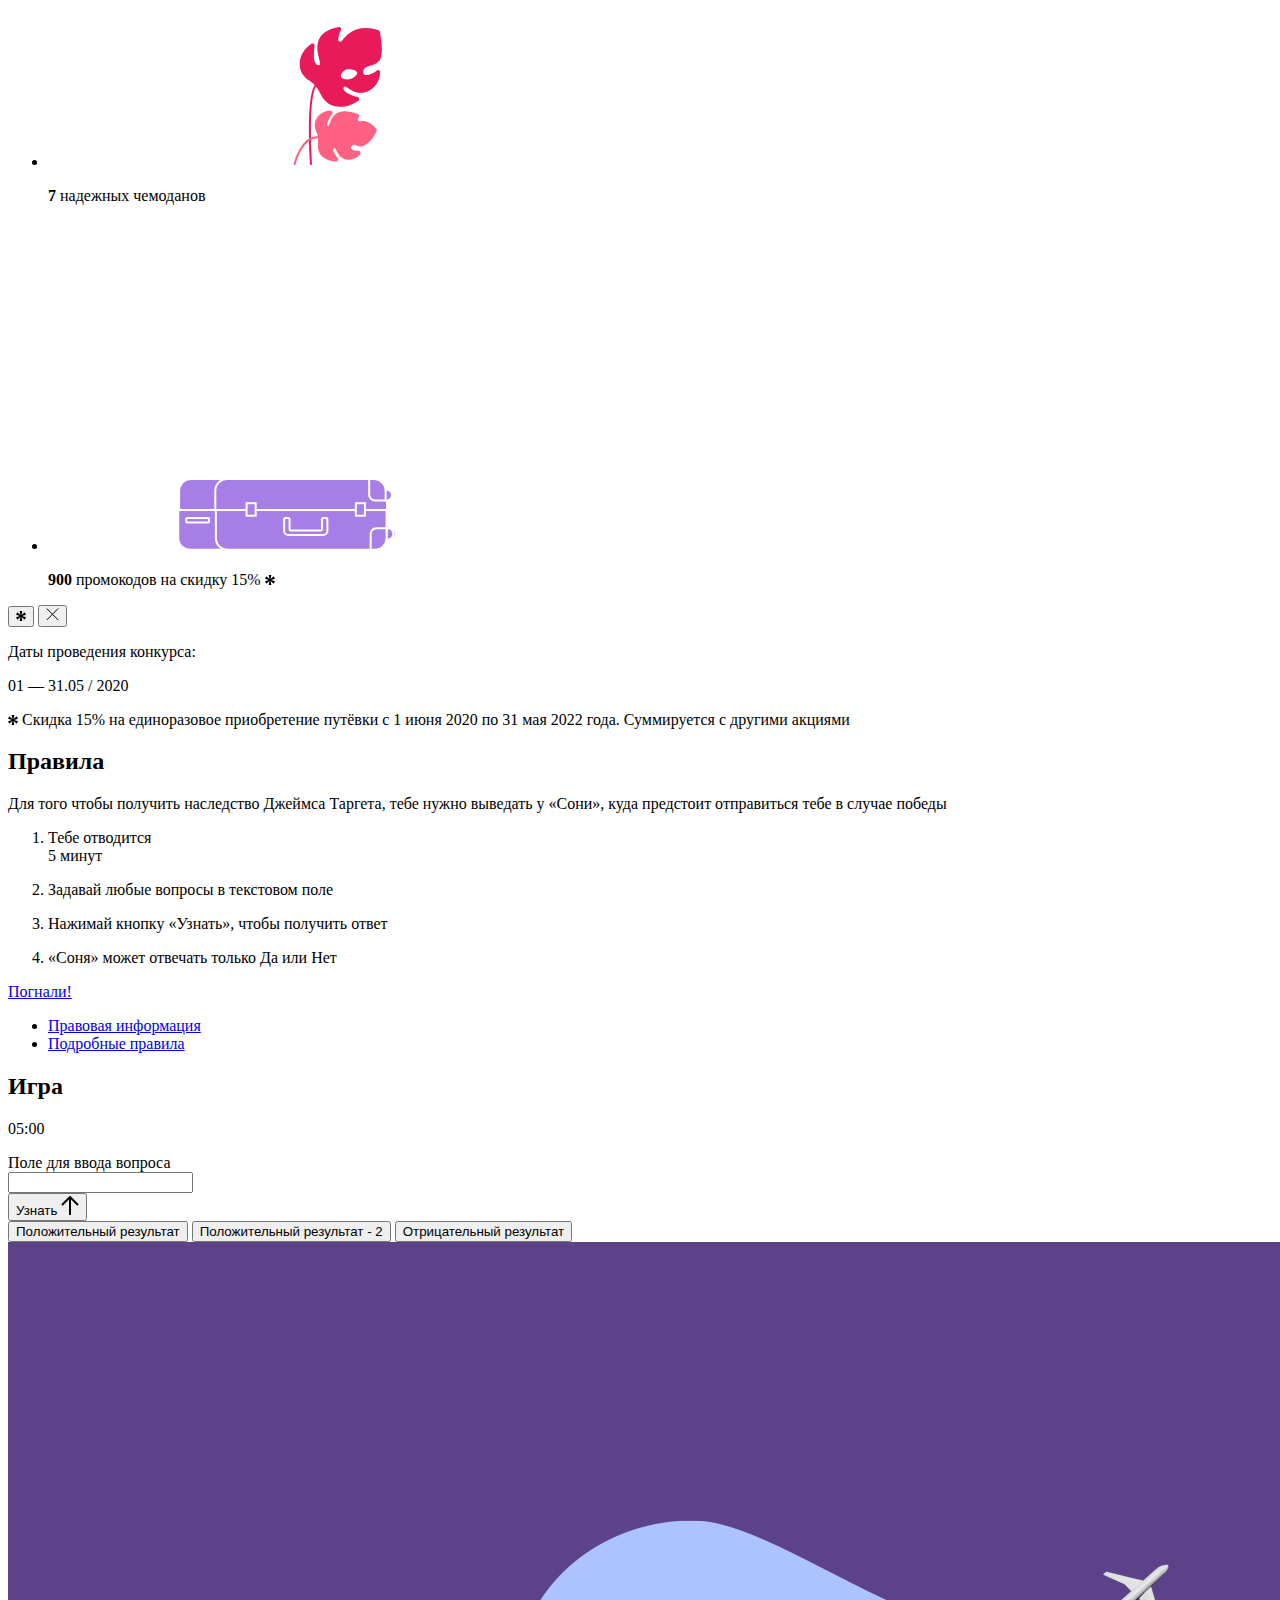
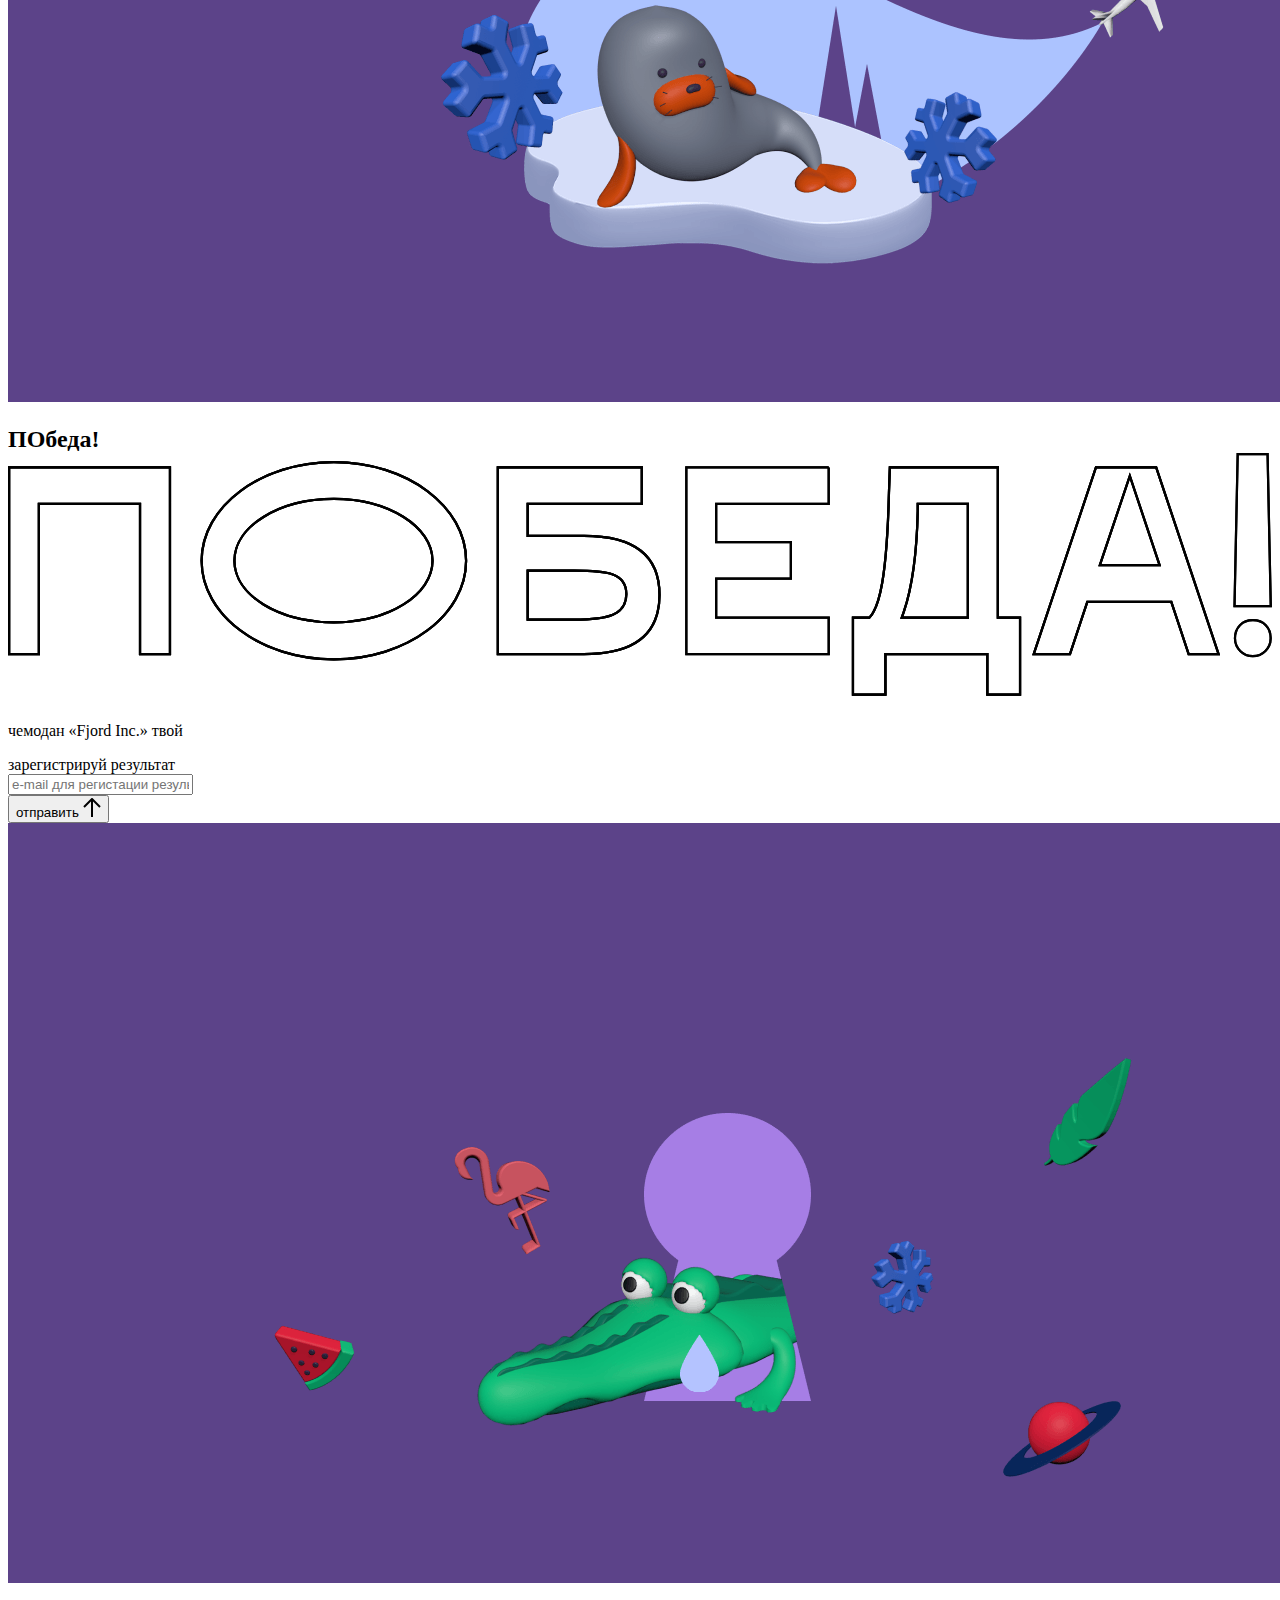
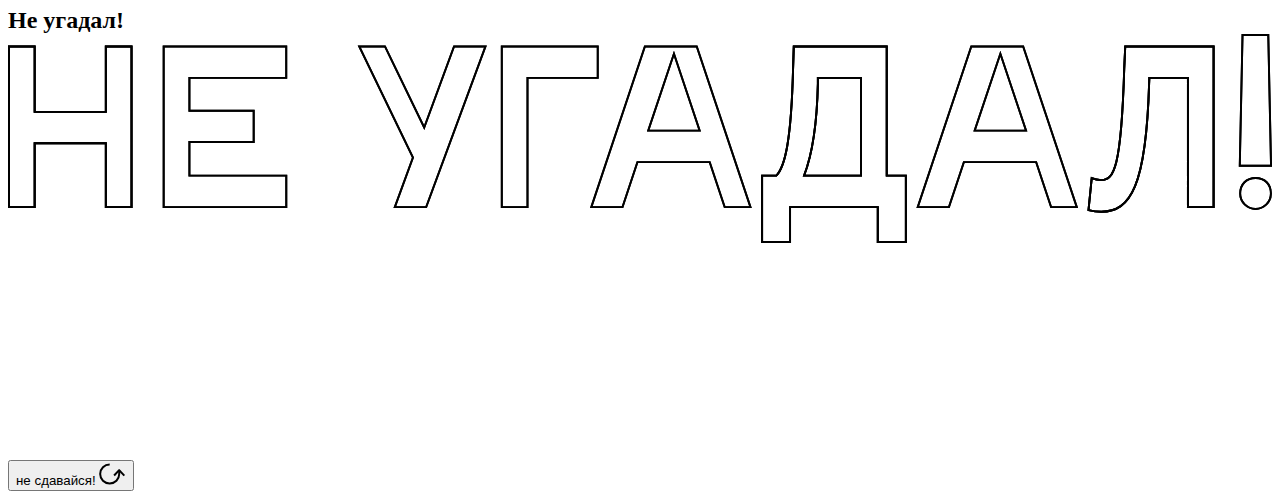
<file: source/index.html>
<!DOCTYPE html>
<html lang="ru">
<head>
  <meta charset="UTF-8">
  <meta name="description" content="">
  <meta name="viewport" content="width=device-width, initial-scale=1.0">
  <meta http-equiv="X-UA-Compatible" content="ie=edge">
  <title>Mysterious Vacation</title>
</head>
<body>

  <header class="page-header js-header">
    <div class="page-header__wrapper">
      <a href="#" class="page-header__logo" aria-label="Перейти на страницу FJORD.Inc">
        <svg width="100" height="15" viewBox="0 0 100 15" fill="none" xmlns="http://www.w3.org/2000/svg">
          <path d="M0.26 1.4V14H2.276V8.906H7.334V6.44H2.276V3.848H9.872V1.4H0.26ZM12.733 14.36C15.127 14.36 16.243 12.65 16.243 9.5V1.4H14.263V8.96C14.263 11.21 13.723 11.876 12.733 11.876C11.833 11.876 11.473 11.3 11.347 10.58L9.36702 10.94C9.63702 13.046 10.663 14.36 12.733 14.36ZM18.3918 7.7C18.3918 11.372 22.3878 14.36 27.3198 14.36C32.2518 14.36 36.2478 11.372 36.2478 7.7C36.2478 4.028 32.2518 1.04 27.3198 1.04C22.3878 1.04 18.3918 4.028 18.3918 7.7ZM20.6058 7.7C20.6058 5.378 23.6118 3.524 27.3198 3.524C30.9918 3.524 33.9798 5.378 33.9798 7.7C33.9798 10.004 30.9918 11.858 27.3198 11.858C23.6118 11.858 20.6058 10.004 20.6058 7.7ZM40.403 14V8.906H40.799L49.079 14.702V12.38L44.039 8.906H44.201C47.999 8.906 49.277 7.304 49.277 5.162C49.277 3.092 47.999 1.4 44.201 1.4H38.387V14H40.403ZM43.535 3.722C45.785 3.722 47.045 4.136 47.045 5.432C47.045 6.764 45.785 7.034 43.535 7.034H40.403V3.722H43.535ZM51.6936 1.382V14H57.8676C62.7456 14 66.7236 11.534 66.7236 7.7C66.7236 3.848 62.7456 1.382 57.8676 1.382H51.6936ZM53.7096 11.624V3.722H57.5436C61.5396 3.722 64.4916 5.018 64.4916 7.7C64.4916 10.238 61.5396 11.624 57.5436 11.624H53.7096ZM73.1832 14.018H74.9832V5H73.1832V14.018ZM72.9132 1.976C72.9132 2.57 73.3992 3.092 74.0832 3.092C74.7492 3.092 75.2352 2.57 75.2352 1.976C75.2352 1.382 74.7672 0.805999 74.0832 0.805999C73.3812 0.805999 72.9132 1.382 72.9132 1.976ZM76.7867 14H78.5687V9.104C78.7487 8.006 79.5947 6.962 81.0887 6.962C82.1147 6.962 83.2667 7.448 83.2667 9.554V14H85.0487V9.014C85.0487 6.152 83.2307 4.73 81.3587 4.73C79.9187 4.73 79.0727 5.558 78.5687 6.854V5H76.7867V14ZM90.9898 14.27C93.5098 14.27 95.3818 12.506 95.7238 10.328H94.0498C93.7258 11.3 92.6998 12.02 90.9898 12.02C88.8478 12.02 87.7678 10.922 87.7678 9.59C87.7678 8.24 88.8478 6.962 90.9898 6.962C92.7538 6.962 93.7978 7.844 94.0858 8.924H95.7418C95.4358 6.71 93.6178 4.73 90.9898 4.73C88.0918 4.73 86.1298 7.124 86.1298 9.59C86.1298 12.074 88.1278 14.27 90.9898 14.27ZM97.0693 12.938C97.0693 13.658 97.5553 14.144 98.2753 14.144C98.9953 14.144 99.4813 13.658 99.4813 12.938C99.4813 12.2 98.9953 11.714 98.2753 11.714C97.5553 11.714 97.0693 12.2 97.0693 12.938Z" fill="currentColor"/>
        </svg>
      </a>
      <button class="page-header__toggler js-menu-toggler" type="button" aria-label="Управление мобильным меню"><span>Меню</span></button>
      <nav class="page-header__nav">
        <div class="page-header__menu js-menu" id="menu">
          <ul>
            <li>
              <a class="js-menu-link active" href="#top" data-href="top">главная</a>
            </li>
            <li>
              <a class="js-menu-link" href="#story" data-href="story">история</a>
            </li>
            <li>
              <a class="js-menu-link" href="#prizes" data-href="prizes">призы</a>
            </li>
            <li>
              <a class="js-menu-link" href="#rules" data-href="rules">правила</a>
            </li>
            <li>
              <a class="js-menu-link" href="#game" data-href="game">игра</a>
            </li>
          </ul>
        </div>
        <div class="page-header__social">
          <div class="social-block js-social-block">
            <button class="social-block__toggler" aria-label="Управлять блоком с социальными кнопками">
              <svg width="26" height="22" viewBox="0 0 27 22" fill="none" xmlns="http://www.w3.org/2000/svg">
                <path d="M19.6721 7.43664C21.6273 7.43664 23.213 5.85095 23.213 3.89566C23.213 1.94037 21.6273 0.354675 19.6721 0.354675C17.7168 0.354675 16.1311 1.94037 16.1311 3.89566C16.1311 4.19968 16.1728 4.49178 16.2458 4.77345L7.21751 8.95527C6.57519 8.05214 5.52303 7.46049 4.33078 7.46049C2.37549 7.46049 0.789795 9.04618 0.789795 11.0015C0.789795 12.9568 2.37549 14.5425 4.33078 14.5425C5.52303 14.5425 6.57668 13.9508 7.21751 13.0477L16.2458 17.2295C16.1743 17.5112 16.1311 17.8033 16.1311 18.1073C16.1311 20.0626 17.7168 21.6483 19.6721 21.6483C21.6273 21.6483 23.213 20.0626 23.213 18.1073C23.213 16.152 21.6273 14.5663 19.6721 14.5663C18.4798 14.5663 17.4262 15.158 16.7853 16.0611L7.75701 11.8793C7.82854 11.5976 7.87176 11.3055 7.87176 11.0015C7.87176 10.6974 7.83003 10.4053 7.75701 10.1237L16.7853 5.94186C17.4262 6.84499 18.4783 7.43664 19.6721 7.43664Z" fill="currentColor"/>
              </svg>
            </button>
            <ul class="social-block__list">
              <li>
                <a class="social-block__link social-block__link--fb" href="#" aria-label="Мы на Facebook">
                  <svg width="8" height="17" viewBox="0 0 8 17" fill="none" xmlns="http://www.w3.org/2000/svg">
                    <path d="M4.24646 16.9899H1.09275L1.05793 8.49828H0V5.30707H1.05793V3.81124C1.05793 1.42084 2.57654 0 5.21735 0H7.41758V3.18585H5.30841C4.28262 3.18585 4.2478 3.48582 4.2478 4.24914V5.30707H7.42964L7.16716 8.49828H4.2478V16.9899H4.24646Z" fill="currentColor"/>
                  </svg>
                </a>
              </li>
              <li>
                <a class="social-block__link social-block__link--insta" href="#" aria-label="Мы в Instagram">
                  <svg width="15" height="15" viewBox="0 0 15 15" fill="none" xmlns="http://www.w3.org/2000/svg">
                    <path d="M11.0197 0H4.19806C2.14246 0 0.471191 1.66993 0.471191 3.72285V10.5499C0.471191 12.6082 2.14112 14.2727 4.19806 14.2727H11.0197C13.0753 14.2727 14.7466 12.6082 14.7466 10.5499V3.72285C14.7466 1.67127 13.0753 0 11.0197 0ZM11.0197 12.4849H4.19806C3.13076 12.4849 2.26432 11.6158 2.26432 10.5512V3.72419C2.26432 2.65956 3.13076 1.79715 4.19806 1.79715H11.0197C12.087 1.79715 12.9535 2.6609 12.9535 3.72419V10.5512C12.9535 11.6145 12.087 12.4849 11.0197 12.4849Z" fill="currentColor"/>
                    <path d="M7.60887 3.11084C5.38989 3.11084 3.58203 4.9187 3.58203 7.14036C3.58203 9.35532 5.38989 11.1645 7.60887 11.1645C9.83053 11.1645 11.6357 9.35666 11.6357 7.14036C11.6357 4.9187 9.83053 3.11084 7.60887 3.11084ZM7.60887 9.36871C6.37551 9.36871 5.37784 8.37372 5.37784 7.14036C5.37784 5.90699 6.37551 4.90665 7.60887 4.90665C8.83822 4.90665 9.84259 5.90833 9.84259 7.14036C9.84392 8.37238 8.83822 9.36871 7.60887 9.36871Z" fill="currentColor"/>
                    <path d="M11.3573 2.35962C10.8256 2.35962 10.3931 2.79752 10.3931 3.32381C10.3931 3.85546 10.8256 4.29336 11.3573 4.29336C11.8862 4.29336 12.3215 3.85546 12.3215 3.32381C12.3215 2.79752 11.8862 2.35962 11.3573 2.35962Z" fill="currentColor"/>
                  </svg>
                </a>
              </li>
              <li>
                <a class="social-block__link social-block__link--vk" href="#" aria-label="Мы ВКонтакте">
                  <svg width="17" height="10" viewBox="0 0 17 10" fill="none" xmlns="http://www.w3.org/2000/svg">
                    <path d="M14.1234 4.9002C14.1234 4.9002 16.3623 1.72708 16.5866 0.680242C16.6595 0.312285 16.4947 0.103188 16.1069 0.103188C16.1069 0.103188 14.8193 0.103188 14.168 0.103188C13.7235 0.103188 13.5587 0.293278 13.4235 0.579768C13.4235 0.579768 12.3724 2.82553 11.0969 4.24712C10.6861 4.70333 10.4781 4.84318 10.2511 4.84318C10.0646 4.84318 9.98625 4.6911 9.98625 4.27834V0.649016C9.98625 0.147997 9.92545 0.00135496 9.5066 0.00135496H6.39628C6.15578 0.00135496 6.0085 0.134417 6.0085 0.324506C6.0085 0.801084 6.73406 0.908351 6.73406 2.20231V4.87305C6.73406 5.40529 6.70569 5.61575 6.45303 5.61575C5.78016 5.61575 4.19528 3.30618 3.30623 0.678887C3.12923 0.145282 2.93737 0 2.43475 0H0.486409C0.205373 0 0 0.190085 0 0.476576C0 0.991172 0.60666 3.40801 2.99277 6.64358C4.59927 8.8201 6.70569 10 8.60269 10C9.76196 10 10.0416 9.80312 10.0416 9.31432V7.63883C10.0416 7.22607 10.2065 7.04956 10.4429 7.04956C10.7078 7.04956 11.1847 7.13238 12.2805 8.22268C13.5843 9.47862 13.6762 10 14.3896 10H16.5676C16.7919 10 17 9.89273 17 9.52342C17 9.02919 16.3623 8.15343 15.384 7.10659C14.9801 6.56755 14.3302 5.98914 14.1248 5.72301C13.8275 5.40801 13.9154 5.23014 14.1234 4.9002Z" fill="currentColor"/>
                  </svg>
                </a>
              </li>
            </ul>
          </div>
        </div>
      </nav>
    </div>
  </header>

  <main class="page-content">

    <section class="animation-screen"></section>

    <section class="screen screen--hidden screen--intro" id="top">
      <div class="screen__wrapper">
        <div class="intro">
          <h1 class="intro__title">Таинственный отпуск</h1>
          <div class="intro__content">
            <div class="intro__info">
              <p class="intro__label">Даты проведения конкурса:</p>
              <p class="intro__date">01 — 31.05 / 2020</p>
            </div>
            <div class="intro__message">
              <p>
                Отгадай первым место назначения и&nbsp;отправься в&nbsp;путешествие в&nbsp;любое время или получи один из многочисленных призов
                <svg width="16" height="16" viewBox="0 0 10 10" fill="none" xmlns="http://www.w3.org/2000/svg">
                  <path d="M0 6.35337L3.90271 4.99012L0 3.64663L1.34615 1.32374L4.44287 4.01073L3.67364 0H6.34615L5.57692 4.01073L8.65385 1.32374L10 3.64663L6.13405 4.99012L10 6.35337L8.65385 8.65651L5.57692 5.98927L6.34615 10H3.67364L4.44287 5.96952L1.34615 8.65651L0 6.35337Z" fill="currentColor"/>
                </svg>
              </p>
            </div>
          </div>
        </div>
      </div>
      <div class="screen__footer js-footer">
        <button class="screen__footer-enlarge js-footer-toggler" type="button" aria-label="Показать сообщение">
          <svg width="10" height="10" viewBox="0 0 10 10" fill="none" xmlns="http://www.w3.org/2000/svg">
            <path d="M0 6.35337L3.90271 4.99012L0 3.64663L1.34615 1.32374L4.44287 4.01073L3.67364 0H6.34615L5.57692 4.01073L8.65385 1.32374L10 3.64663L6.13405 4.99012L10 6.35337L8.65385 8.65651L5.57692 5.98927L6.34615 10H3.67364L4.44287 5.96952L1.34615 8.65651L0 6.35337Z" fill="currentColor"/>
          </svg>
        </button>
        <button class="screen__footer-collapse js-footer-toggler" type="button" aria-label="Скрыть сообщение">
          <svg width="13" height="13" viewBox="0 0 13 13" fill="none" xmlns="http://www.w3.org/2000/svg">
            <line x1="12.3536" y1="0.353553" x2="0.738349" y2="11.9688" stroke="currentColor"/>
            <line x1="0.738319" y1="0.539925" x2="12.3535" y2="12.1551" stroke="currentColor"/>
          </svg>
        </button>
        <div class="screen__footer-wrapper">
          <div class="screen__footer-announce">
            <p class="screen__footer-label">Даты проведения конкурса:</p>
            <p class="screen__footer-date">01 — 31.05 / 2020</p>
          </div>
          <div class="screen__footer-note">
            <p>
              <svg width="10" height="10" viewBox="0 0 10 10" fill="none" xmlns="http://www.w3.org/2000/svg">
                <path d="M0 6.35337L3.90271 4.99012L0 3.64663L1.34615 1.32374L4.44287 4.01073L3.67364 0H6.34615L5.57692 4.01073L8.65385 1.32374L10 3.64663L6.13405 4.99012L10 6.35337L8.65385 8.65651L5.57692 5.98927L6.34615 10H3.67364L4.44287 5.96952L1.34615 8.65651L0 6.35337Z" fill="currentColor"/>
              </svg>
              <span>Победители могут выбрать любые 14 дней подряд в&nbsp;течение двух лет с&nbsp;даты окончания конкурса. Победители могут воспользоваться путевкой сами или подарить другому лицу.</span>
            </p>
          </div>
        </div>
      </div>
    </section>

    <section class="screen screen--hidden screen--story" id="story">

      <div class="slider swiper-container js-slider">

        <div class="swiper-wrapper">

          <div class="slider__item swiper-slide">
            <h2 class="slider__item-title">История</h2>
            <p class="slider__item-text">Джеймс Таргет был основателем компании &laquo;Fjord Inc.&raquo;. С&nbsp;1965 года &laquo;Fjord Inc.&raquo; прославилась надёжными и&nbsp;удобными чемоданами и&nbsp;аксессуарами для туристов.</p>
          </div>

          <div class="slider__item swiper-slide">
            <p class="slider__item-text">Когда Джеймсу было 7&nbsp;лет, в&nbsp;их&nbsp;доме гостил дядюшка и&nbsp;развлекал детей рассказами о&nbsp;своей поездке в&nbsp;место, показавшееся малышу Таргету невероятным. Тогда Джеймс решил, что однажды посетит его, но&nbsp;не&nbsp;будет рассказывать о&nbsp;мечте, пока не&nbsp;осуществит.</p>
          </div>

          <div class="slider__item swiper-slide">
            <p class="slider__item-text">Джеймс Таргет стал увлеченным путешественником. Он&nbsp;посетил 5&nbsp;континентов, 126&nbsp;стран.</p>
          </div>

          <div class="slider__item swiper-slide">
            <p class="slider__item-text">Он&nbsp;сплавлялся по&nbsp;Амазонке и&nbsp;погружался в&nbsp;пещеры Франции, медитировал в&nbsp;горах Тибета и&nbsp;пожимал руку вождя племени Акугауа.</p>
          </div>

          <div class="slider__item swiper-slide">
            <p class="slider__item-text">Из&nbsp;своих поездок Джеймс Таргет привозил идеи, как сделать свои чемоданы &laquo;Fjord Inc.&raquo; удобными и&nbsp;приспособленными к&nbsp;разным дорожным условиям.</p>
          </div>

          <div class="slider__item swiper-slide">
            <p class="slider__item-text">Всё это время Джеймс не&nbsp;оставлял идею поездки своей мечты. Однако, как только он&nbsp;брался за&nbsp;планирование, возникали препятствия, не&nbsp;позволяющие отправиться туда.</p>
          </div>

          <div class="slider__item swiper-slide">
            <p class="slider__item-text">В&nbsp;возрасте 67&nbsp;лет Джеймс Таргет попал под лавину и&nbsp;погиб. В&nbsp;своём завещании он&nbsp;поручил отправить в&nbsp;заветное путешествие трёх смельчаков, единых с&nbsp;ним духом.</p>
          </div>

          <div class="slider__item swiper-slide">
            <p class="slider__item-text">Тех, кто сможет узнать таинственное место, задавая вопросы специально обученному ИИ&nbsp;&laquo;Соне&raquo;, ждет фантастическое путешествие.</p>
          </div>
        </div>
        <div class="slider__controls">
          <button class="slider__control slider__control--prev js-control-prev" type="button" aria-label="Показать предыдущую историю">
            <svg width="12" height="22" viewBox="0 0 12 22" fill="none" xmlns="http://www.w3.org/2000/svg">
              <path d="M11 1L1 11L11 21" stroke="currentColor" stroke-width="2" stroke-linejoin="round"/>
            </svg>
          </button>
          <button class="slider__control slider__control--next js-control-next" type="button" aria-label="Показать следующую историю">
            <svg width="12" height="22" viewBox="0 0 12 22" fill="none" xmlns="http://www.w3.org/2000/svg">
              <path d="M1 1L11 11L1 21" stroke="currentColor" stroke-width="2" stroke-linejoin="round"/>
            </svg>
          </button>
        </div>
        <div class="slider__pagination swiper-pagination"></div>
      </div>
    </section>

    <section class="screen screen--hidden screen--prizes" id="prizes">
      <div class="screen__wrapper">
        <div class="prizes">
          <h2 class="prizes__title">ПРизы</h2>
          <div class="prizes__lead">
            <p>Найди ответ и&nbsp;получи один из&nbsp;призов:</p>
          </div>
          <ul class="prizes__list">
            <li class="prizes__item prizes__item--journeys">
              <object id="journeysPrize" type="image/svg+xml" data="img/primary-award.svg" class="prizes__icon" width="350" height="330">
                <img src="img/primary-award.svg" alt="fallbackSvg" width="350" height="330">
              </object>
              <p class="prizes__desc">
                <b>3</b>
                <span>загадочных путешествия</span>
              </p>
            </li>
            <li class="prizes__item prizes__item--cases">
              <div class="prizes__icon">
                <object id="casesPrize" type="image/svg+xml" data="img/secondary-award.svg" class="prizes__icon" width="350" height="330">
                  <img src="img/secondary-award.svg" alt="fallbackSvg" width="350" height="330">
                </object>
              </div>
              <p class="prizes__desc">
                <b>7</b>
                <span>надежных чемоданов</span>
              </p>
            </li>
            <li class="prizes__item prizes__item--codes">
              <div class="prizes__icon">
                <object id="additionalAward" type="image/svg+xml" data="img/additional-award.svg" class="prizes__icon" width="350" height="330">
                  <img src="img/additional-award.svg" alt="fallbackSvg" width="350" height="330">
                </object>
              </div>
              <p class="prizes__desc">
                <b>900</b>
                <span>
                  промокодов на&nbsp;скидку 15%
                  <svg width="10" height="10" viewBox="0 0 10 10" fill="none" xmlns="http://www.w3.org/2000/svg">
                    <path d="M0 6.35337L3.90271 4.99012L0 3.64663L1.34615 1.32374L4.44287 4.01073L3.67364 0H6.34615L5.57692 4.01073L8.65385 1.32374L10 3.64663L6.13405 4.99012L10 6.35337L8.65385 8.65651L5.57692 5.98927L6.34615 10H3.67364L4.44287 5.96952L1.34615 8.65651L0 6.35337Z" fill="currentColor"/>
                  </svg>
                </span>
              </p>
            </li>
          </ul>
        </div>
      </div>
      <div class="screen__footer js-footer">
        <button class="screen__footer-enlarge js-footer-toggler" type="button" aria-label="Показать сообщение">
          <svg width="10" height="10" viewBox="0 0 10 10" fill="none" xmlns="http://www.w3.org/2000/svg">
            <path d="M0 6.35337L3.90271 4.99012L0 3.64663L1.34615 1.32374L4.44287 4.01073L3.67364 0H6.34615L5.57692 4.01073L8.65385 1.32374L10 3.64663L6.13405 4.99012L10 6.35337L8.65385 8.65651L5.57692 5.98927L6.34615 10H3.67364L4.44287 5.96952L1.34615 8.65651L0 6.35337Z" fill="currentColor"/>
          </svg>
        </button>
        <button class="screen__footer-collapse js-footer-toggler" type="button" aria-label="Скрыть сообщение">
          <svg width="13" height="13" viewBox="0 0 13 13" fill="none" xmlns="http://www.w3.org/2000/svg">
            <line x1="12.3536" y1="0.353553" x2="0.738349" y2="11.9688" stroke="currentColor"/>
            <line x1="0.738319" y1="0.539925" x2="12.3535" y2="12.1551" stroke="currentColor"/>
          </svg>
        </button>
        <div class="screen__footer-wrapper">
          <div class="screen__footer-announce">
            <p class="screen__footer-label">Даты проведения конкурса:</p>
            <p class="screen__footer-date">01 — 31.05 / 2020</p>
          </div>
          <div class="screen__footer-note">
            <p>
              <svg width="10" height="10" viewBox="0 0 10 10" fill="none" xmlns="http://www.w3.org/2000/svg">
                <path d="M0 6.35337L3.90271 4.99012L0 3.64663L1.34615 1.32374L4.44287 4.01073L3.67364 0H6.34615L5.57692 4.01073L8.65385 1.32374L10 3.64663L6.13405 4.99012L10 6.35337L8.65385 8.65651L5.57692 5.98927L6.34615 10H3.67364L4.44287 5.96952L1.34615 8.65651L0 6.35337Z" fill="currentColor"/>
              </svg>
              <span>Скидка&nbsp;15% на&nbsp;единоразовое приобретение путёвки с&nbsp;1&nbsp;июня 2020 по&nbsp;31&nbsp;мая 2022&nbsp;года. Суммируется с&nbsp;другими акциями</span>
            </p>
          </div>
        </div>
      </div>
    </section>

    <section class="screen screen--hidden screen--rules" id="rules">
      <div class="screen__wrapper">
        <div class="rules">
          <h2 class="rules__title">Правила</h2>
          <div class="rules__lead">
            <p>Для того чтобы получить наследство Джеймса Таргета, тебе нужно выведать у&nbsp;&laquo;Сони&raquo;, куда предстоит отправиться тебе в&nbsp;случае победы</p>
          </div>
          <ol class="rules__list">
            <li class="rules__item">
              <p>Тебе отводится <br>5&nbsp;минут</p>
            </li>
            <li class="rules__item">
              <p>Задавай любые вопросы в&nbsp;текстовом поле</p>
            </li>
            <li class="rules__item">
              <p>Нажимай кнопку &laquo;Узнать&raquo;, чтобы получить ответ</p>
            </li>
            <li class="rules__item">
              <p>&laquo;Соня&raquo; может отвечать только&nbsp;Да или Нет</p>
            </li>
          </ol>
          <a href="#game" class="rules__link btn">
            <span class="rules__link-text">Погнали!</span>
          </a>
        </div>
      </div>
      <div class="screen__disclaimer">
        <div class="disclaimer">
          <ul>
            <li>
              <a href="#">Правовая информация</a>
            </li>
            <li>
              <a href="#">Подробные правила</a>
            </li>
          </ul>
        </div>
      </div>
    </section>

    <section class="screen screen--hidden screen--game" id="game">
      <div class="screen__wrapper">
        <div class="game">
          <div class="game__header">
            <h2 class="game__title">Игра</h2>
            <div class="game__counter">
              <span>05</span>:<span>00</span>
            </div>
          </div>
          <div class="game__body">
            <div class="chat">
              <div class="chat__body js-chat">
                <ul class="chat__list" id="messages"></ul>
              </div>
              <div class="chat__footer">
                <form action="#" method="post" class="form" id="message-form">
                  <label for="message-field" class="visually-hidden">Поле для ввода вопроса</label>
                  <div class="form__field--wrapper">
                      <input type="text" class="form__field form__field--text" id="message-field">
                  </div>
                  <button class="form__button btn">
                    Узнать
                    <svg width="18" height="19" viewBox="0 0 18 19" fill="none" xmlns="http://www.w3.org/2000/svg">
                      <path stroke="currentColor" stroke-width="2" d="M9 19V1"/>
                      <path d="M1 9l8-8 8 8" stroke="currentColor" stroke-width="2" stroke-linejoin="round"/>
                    </svg>
                  </button>
                </form>
              </div>
            </div>
          </div>
          <!-- временные кнопки для показа результата -->
          <div class="game__buttons">
            <button class="game__button btn js-show-result" type="button" data-target="result">Положительный результат</button>
            <button class="game__button btn js-show-result" type="button" data-target="result2">Положительный результат - 2</button>
            <button class="game__button btn js-show-result" type="button" data-target="result3">Отрицательный результат</button>
          </div>
        </div>
      </div>
    </section>

    <section class="screen screen--hidden screen--result" id="result">
      <div class="screen__wrapper">
        <div class="result result--trip">
          <div class="result__image">
            <picture>
              <source srcset="img/result1-mob.png 1x, img/result1-mob@2x.png 2x" media="(max-width: 768px) and (orientation: portrait)">
              <img src="img/result1.png" srcset="img/result1@2x.png 2x" alt="" class="image__full-screen">
            </picture>
          </div>
          <h2 class="result__title">
            <span class="visually-hidden">ПОбеда!</span>
            <svg xmlns="http://www.w3.org/2000/svg" viewBox="0 0 568.85 109.24">
              <g class="win">
                <g>
                  <path
                    d="M16,24.44V92H2.6V8H75V92H61.52V24.44H16Z"
                    transform="translate(-2.1 -1.5)"
                    fill="none"
                    stroke="currentColor"
                  />
                  <path
                    d="M16,24.44V92H2.6V8H75V92H61.52V24.44H16Z"
                    transform="translate(-2.1 -1.5)"
                    fill="none"
                    stroke="currentColor"
                    stroke-dashoffset="160"
                  />
                  <path
                    d="M16,24.44V92H2.6V8H75V92H61.52V24.44H16Z"
                    transform="translate(-2.1 -1.5)"
                    fill="none"
                    stroke="currentColor"
                    stroke-dashoffset="320"
                  />
                </g>
                <g>
                  <path
                    d="M148.76,5.6c32.88,0,59.52,19.92,59.52,44.4s-26.64,44.4-59.52,44.4S89.24,74.48,89.24,50,115.88,5.6,148.76,5.6Zm0,72.12c24.48,0,44.4-12.36,44.4-27.72s-19.92-27.84-44.4-27.84C124,22.16,104,34.52,104,50S124,77.72,148.76,77.72Z"
                    transform="translate(-2.1 -1.5)"
                    fill="none"
                    stroke="currentColor"
                  />
                  <path
                    d="M148.76,5.6c32.88,0,59.52,19.92,59.52,44.4s-26.64,44.4-59.52,44.4S89.24,74.48,89.24,50,115.88,5.6,148.76,5.6Zm0,72.12c24.48,0,44.4-12.36,44.4-27.72s-19.92-27.84-44.4-27.84C124,22.16,104,34.52,104,50S124,77.72,148.76,77.72Z"
                    transform="translate(-2.1 -1.5)"
                    fill="none"
                    stroke="currentColor"
                    stroke-dashoffset="180"
                  />
                  <path
                    d="M148.76,5.6c32.88,0,59.52,19.92,59.52,44.4s-26.64,44.4-59.52,44.4S89.24,74.48,89.24,50,115.88,5.6,148.76,5.6Zm0,72.12c24.48,0,44.4-12.36,44.4-27.72s-19.92-27.84-44.4-27.84C124,22.16,104,34.52,104,50S124,77.72,148.76,77.72Z"
                    transform="translate(-2.1 -1.5)"
                    fill="none"
                    stroke="currentColor"
                    stroke-dashoffset="360"
                  />
                </g>
                <g>
                  <path
                    d="M287.36,8V24.44H236v14.4h25.32c25.44,0,34,11.16,34,26.52,0,15.6-8.52,26.64-34,26.64H222.56V8h64.8ZM256.88,76.52c15.12,0,23.52-2,23.52-11.52S272,54.44,256.88,54.44H236V76.52h20.88Z"
                    transform="translate(-2.1 -1.5)"
                    fill="none"
                    stroke="currentColor"
                  />
                  <path
                    d="M287.36,8V24.44H236v14.4h25.32c25.44,0,34,11.16,34,26.52,0,15.6-8.52,26.64-34,26.64H222.56V8h64.8ZM256.88,76.52c15.12,0,23.52-2,23.52-11.52S272,54.44,256.88,54.44H236V76.52h20.88Z"
                    transform="translate(-2.1 -1.5)"
                    fill="none"
                    stroke="currentColor"
                    stroke-dashoffset="180"
                  />
                  <path
                    d="M287.36,8V24.44H236v14.4h25.32c25.44,0,34,11.16,34,26.52,0,15.6-8.52,26.64-34,26.64H222.56V8h64.8ZM256.88,76.52c15.12,0,23.52-2,23.52-11.52S272,54.44,256.88,54.44H236V76.52h20.88Z"
                    transform="translate(-2.1 -1.5)"
                    fill="none"
                    stroke="currentColor"
                    stroke-dashoffset="360"
                  />
                </g>
                <g>
                  <path
                    d="M371.47,8V24.44H320.84V41.6h33.6V58h-33.6V75.56h50.64V92H307.4V8h64.08Z"
                    transform="translate(-2.1 -1.5)"
                    fill="none"
                    stroke="currentColor"
                  />
                  <path
                    d="M371.47,8V24.44H320.84V41.6h33.6V58h-33.6V75.56h50.64V92H307.4V8h64.08Z"
                    transform="translate(-2.1 -1.5)"
                    fill="none"
                    stroke="currentColor"
                    stroke-dashoffset="230"
                  />
                </g>
                <g>
                  <path
                    d="M382.39,110.24V75.56h7.44c4.56-4.68,7.8-18.36,8.76-56L399,8h48.6V75.56h10v34.68H442.87V92H397v18.24H382.39Zm51.72-34.68V24.44H411.55v3.12c-0.48,22.44-3.24,37.68-7.2,48h29.76Z"
                    transform="translate(-2.1 -1.5)"
                    fill="none"
                    stroke="currentColor"
                  />
                  <path
                    d="M382.39,110.24V75.56h7.44c4.56-4.68,7.8-18.36,8.76-56L399,8h48.6V75.56h10v34.68H442.87V92H397v18.24H382.39Zm51.72-34.68V24.44H411.55v3.12c-0.48,22.44-3.24,37.68-7.2,48h29.76Z"
                    transform="translate(-2.1 -1.5)"
                    fill="none"
                    stroke="currentColor"
                    stroke-dashoffset="180"
                  />
                  <path
                    d="M382.39,110.24V75.56h7.44c4.56-4.68,7.8-18.36,8.76-56L399,8h48.6V75.56h10v34.68H442.87V92H397v18.24H382.39Zm51.72-34.68V24.44H411.55v3.12c-0.48,22.44-3.24,37.68-7.2,48h29.76Z"
                    transform="translate(-2.1 -1.5)"
                    fill="none"
                    stroke="currentColor"
                    stroke-dashoffset="360"
                  />
                </g>
                <g>
                  <path
                    d="M463.75,92l28-84h27.12l28.08,84H533.47l-7.8-23.52h-37.8L480.07,92H463.75Zm56.64-40L507,11.84,493.51,52h26.88Z"
                    transform="translate(-2.1 -1.5)"
                    fill="none"
                    stroke="currentColor"
                  />
                  <path
                    d="M463.75,92l28-84h27.12l28.08,84H533.47l-7.8-23.52h-37.8L480.07,92H463.75Zm56.64-40L507,11.84,493.51,52h26.88Z"
                    transform="translate(-2.1 -1.5)"
                    fill="none"
                    stroke="currentColor"
                    stroke-dashoffset="160"
                  />
                  <path
                    d="M463.75,92l28-84h27.12l28.08,84H533.47l-7.8-23.52h-37.8L480.07,92H463.75Zm56.64-40L507,11.84,493.51,52h26.88Z"
                    transform="translate(-2.1 -1.5)"
                    fill="none"
                    stroke="currentColor"
                    stroke-dashoffset="300"
                  />
                </g>
                <g>
                  <path
                    d="M554.12,70.4L555.55,2H569l1.44,68.4H554.12Zm8.28,6.36c4.8,0,8,3.24,8,8.16a8,8,0,1,1-16.08,0C554.35,80,557.59,76.76,562.39,76.76Z"
                    transform="translate(-2.1 -1.5)"
                    fill="none"
                    stroke="currentColor"
                  />
                  <path
                    d="M554.12,70.4L555.55,2H569l1.44,68.4H554.12Zm8.28,6.36c4.8,0,8,3.24,8,8.16a8,8,0,1,1-16.08,0C554.35,80,557.59,76.76,562.39,76.76Z"
                    transform="translate(-2.1 -1.5)"
                    fill="none"
                    stroke="currentColor"
                    stroke-dashoffset="100"
                  />
                </g>
              </g>
            </svg>
          </h2>
          <div class="result__text">
            <p>чемодан &laquo;Fjord&nbsp;Inc.&raquo;&nbsp;твой</p>
          </div>
          <div class="result__form result__form--second-result">
            <form action="#" method="post" class="form form--result">
              <label for="email-field2" class="visually-hidden">зарегистрируй результат</label>
              <div class="form__field--wrapper">
                <div class="form__field--animated"></div>
                <input type="email" class="form__field form__field--winner__email" id="email-field2" placeholder="e-mail для регистации результата и получения приза" required>
              </div>
              <button class="form__button btn">
                отправить
                <svg width="18" height="19" viewBox="0 0 18 19" fill="none" xmlns="http://www.w3.org/2000/svg">
                  <path stroke="currentColor" stroke-width="2" d="M9 19V1"/>
                  <path d="M1 9l8-8 8 8" stroke="currentColor" stroke-width="2" stroke-linejoin="round"/>
                </svg>
              </button>
            </form>
          </div>
        </div>
      </div>
    </section>

    <section class="screen screen--hidden screen--result" id="result3">
      <div class="screen__wrapper">
        <div class="result result--negative">
          <div class="result__image">
            <picture>
              <source srcset="img/result3-mob.png 1x, img/result3-mob@2x.png 2x" media="(max-width: 768px) and (orientation: portrait)">
              <img src="img/result3.png" srcset="img/result3@2x.png 2x" alt="" class="image__full-screen">
            </picture>
          </div>
          <h2 class="result__title">
            <span class="visually-hidden">Не угадал!</span>
            <svg xmlns="http://www.w3.org/2000/svg" viewBox="0 0 660.77 209.24" class="guessed-wrong">
              <g class="guessed-wrong">
                <g class="line1">
                  <path
                    d="M2.66,92V8H16.1V42.2H53.3V8H66.74V92H53.3V58.64H16.1V92H2.66Z"
                    transform="translate(-2.16 -1.5)"
                    fill="none"
                    stroke="currentColor"
                  />
                  <path
                    d="M2.66,92V8H16.1V42.2H53.3V8H66.74V92H53.3V58.64H16.1V92H2.66Z"
                    transform="translate(-2.16 -1.5)"
                    fill="none"
                    stroke="currentColor"
                    stroke-dashoffset="160"
                  />
                  <path
                    d="M2.66,92V8H16.1V42.2H53.3V8H66.74V92H53.3V58.64H16.1V92H2.66Z"
                    transform="translate(-2.16 -1.5)"
                    fill="none"
                    stroke="currentColor"
                    stroke-dashoffset="320"
                  />
                </g>
                <g class="line2">
                  <path
                    d="M147.62,8V24.44H97V41.6h33.6V58H97V75.56h50.64V92H83.54V8h64.08Z"
                    transform="translate(-2.16 -1.5)"
                    fill="none"
                    stroke="currentColor"
                  />
                  <path
                    d="M147.62,8V24.44H97V41.6h33.6V58H97V75.56h50.64V92H83.54V8h64.08Z"
                    transform="translate(-2.16 -1.5)"
                    fill="none"
                    stroke="currentColor"
                    stroke-dashoffset="200"
                  />
                </g>
                <g class="line3">
                  <path
                    d="M199.22,8l20.52,42.36L235.34,8h16.44l-31,84H204.38l9.48-25.92L185.78,8h13.44Z"
                    transform="translate(-2.16 -1.5)"
                    fill="none"
                    stroke="currentColor"
                  />
                  <path
                    d="M199.22,8l20.52,42.36L235.34,8h16.44l-31,84H204.38l9.48-25.92L185.78,8h13.44Z"
                    transform="translate(-2.16 -1.5)"
                    fill="none"
                    stroke="currentColor"
                    stroke-dashoffset="300"
                  />
                </g>
                <g class="line4">
                  <path
                    d="M273.74,24.44V92H260.3V8h50.16V24.44H273.74Z"
                    transform="translate(-2.16 -1.5)"
                    fill="none"
                    stroke="currentColor"
                  />
                  <path
                    d="M273.74,24.44V92H260.3V8h50.16V24.44H273.74Z"
                    transform="translate(-2.16 -1.5)"
                    fill="none"
                    stroke="currentColor"
                    stroke-dashoffset="340"
                  />
                </g>
                <g class="line5">
                  <path
                    d="M307.1,92l28-84h27.12l28.08,84H376.82L369,68.48h-37.8L323.42,92H307.1Zm56.64-40L350.3,11.84,336.86,52h26.88Z"
                    transform="translate(-2.16 -1.5)"
                    fill="none"
                    stroke="currentColor"
                  />
                  <path
                    d="M307.1,92l28-84h27.12l28.08,84H376.82L369,68.48h-37.8L323.42,92H307.1Zm56.64-40L350.3,11.84,336.86,52h26.88Z"
                    transform="translate(-2.16 -1.5)"
                    fill="none"
                    stroke="currentColor"
                    stroke-dashoffset="340"
                  />
                </g>
                <g class="line6">
                  <path
                    d="M396.38,110.24V75.56h7.44c4.56-4.68,7.8-18.36,8.76-56L412.94,8h48.6V75.56h10v34.68H456.86V92H411v18.24H396.38ZM448.1,75.56V24.44H425.54v3.12c-0.48,22.44-3.24,37.68-7.2,48H448.1Z"
                    transform="translate(-2.16 -1.5)"
                    fill="none"
                    stroke="currentColor"
                  />
                  <path
                    d="M396.38,110.24V75.56h7.44c4.56-4.68,7.8-18.36,8.76-56L412.94,8h48.6V75.56h10v34.68H456.86V92H411v18.24H396.38ZM448.1,75.56V24.44H425.54v3.12c-0.48,22.44-3.24,37.68-7.2,48H448.1Z"
                    transform="translate(-2.16 -1.5)"
                    fill="none"
                    stroke="currentColor"
                    stroke-dashoffset="150"
                  />
                  <path
                    d="M396.38,110.24V75.56h7.44c4.56-4.68,7.8-18.36,8.76-56L412.94,8h48.6V75.56h10v34.68H456.86V92H411v18.24H396.38ZM448.1,75.56V24.44H425.54v3.12c-0.48,22.44-3.24,37.68-7.2,48H448.1Z"
                    transform="translate(-2.16 -1.5)"
                    fill="none"
                    stroke="currentColor"
                    stroke-dashoffset="300"
                  />
                </g>
                <g class="line7">
                  <path
                    d="M477.74,92l28-84h27.12L560.9,92H547.46l-7.8-23.52h-37.8L494.06,92H477.74Zm56.64-40-13.44-40.2L507.5,52h26.88Z"
                    transform="translate(-2.16 -1.5)"
                    fill="none"
                    stroke="currentColor"
                  />
                  <path
                    d="M477.74,92l28-84h27.12L560.9,92H547.46l-7.8-23.52h-37.8L494.06,92H477.74Zm56.64-40-13.44-40.2L507.5,52h26.88Z"
                    transform="translate(-2.16 -1.5)"
                    fill="none"
                    stroke="currentColor"
                    stroke-dashoffset="300"
                  />
                </g>
                <g class="line8">
                  <path
                    d="M568.7,76.88a13.77,13.77,0,0,0,5,1c6.6,0,10.44-6.24,12-58.32L586.22,8h46.2V92H619V24.44H598.82l-0.12,3.12C597.14,81,589,94.4,573.74,94.4a28.55,28.55,0,0,1-6.72-.84Z"
                    transform="translate(-2.16 -1.5)"
                    fill="none"
                    stroke="currentColor"
                  />
                  <path
                    d="M568.7,76.88a13.77,13.77,0,0,0,5,1c6.6,0,10.44-6.24,12-58.32L586.22,8h46.2V92H619V24.44H598.82l-0.12,3.12C597.14,81,589,94.4,573.74,94.4a28.55,28.55,0,0,1-6.72-.84Z"
                    transform="translate(-2.16 -1.5)"
                    fill="none"
                    stroke="currentColor"
                    stroke-dashoffset="200"
                  />
                  <path
                    d="M568.7,76.88a13.77,13.77,0,0,0,5,1c6.6,0,10.44-6.24,12-58.32L586.22,8h46.2V92H619V24.44H598.82l-0.12,3.12C597.14,81,589,94.4,573.74,94.4a28.55,28.55,0,0,1-6.72-.84Z"
                    transform="translate(-2.16 -1.5)"
                    fill="none"
                    stroke="currentColor"
                    stroke-dashoffset="300"
                  />
                </g>
                <g class="line9">
                  <path
                    d="M646.1,70.4L647.54,2H661l1.44,68.4H646.1Zm8.28,6.36c4.8,0,8,3.24,8,8.16a8,8,0,0,1-16.08,0C646.34,80,649.58,76.76,654.38,76.76Z"
                    transform="translate(-2.16 -1.5)"
                    fill="none"
                    stroke="currentColor"
                  />
                  <path
                    d="M646.1,70.4L647.54,2H661l1.44,68.4H646.1Zm8.28,6.36c4.8,0,8,3.24,8,8.16a8,8,0,0,1-16.08,0C646.34,80,649.58,76.76,654.38,76.76Z"
                    transform="translate(-2.16 -1.5)"
                    fill="none"
                    stroke="currentColor"
                    stroke-dashoffset="400"
                  />
                </g>
              </g>
            </svg>
          </h2>
          <button class="result__button js-play" type="button">
            не сдавайся!
            <span>
              <svg width="27" height="22" viewBox="0 0 27 22" fill="none" xmlns="http://www.w3.org/2000/svg">
                <path d="M10.6899 1.47998C5.42992 1.47998 1.16992 5.73998 1.16992 11C1.16992 16.26 5.42992 20.52 10.6899 20.52C15.9499 20.52 20.2099 16.26 20.2099 11V7.13998" stroke="currentColor" stroke-width="2" stroke-miterlimit="10"/>
                <path d="M15.1099 12.5099L20.1499 7.13989L25.3099 12.6299" stroke="currentColor" stroke-width="2" stroke-miterlimit="10" stroke-linejoin="round"/>
              </svg>
            </span>
          </button>
        </div>
      </div>
    </section>

    <div class="screen__cover"></div>

  </main>

</body>
</html>
</file>
